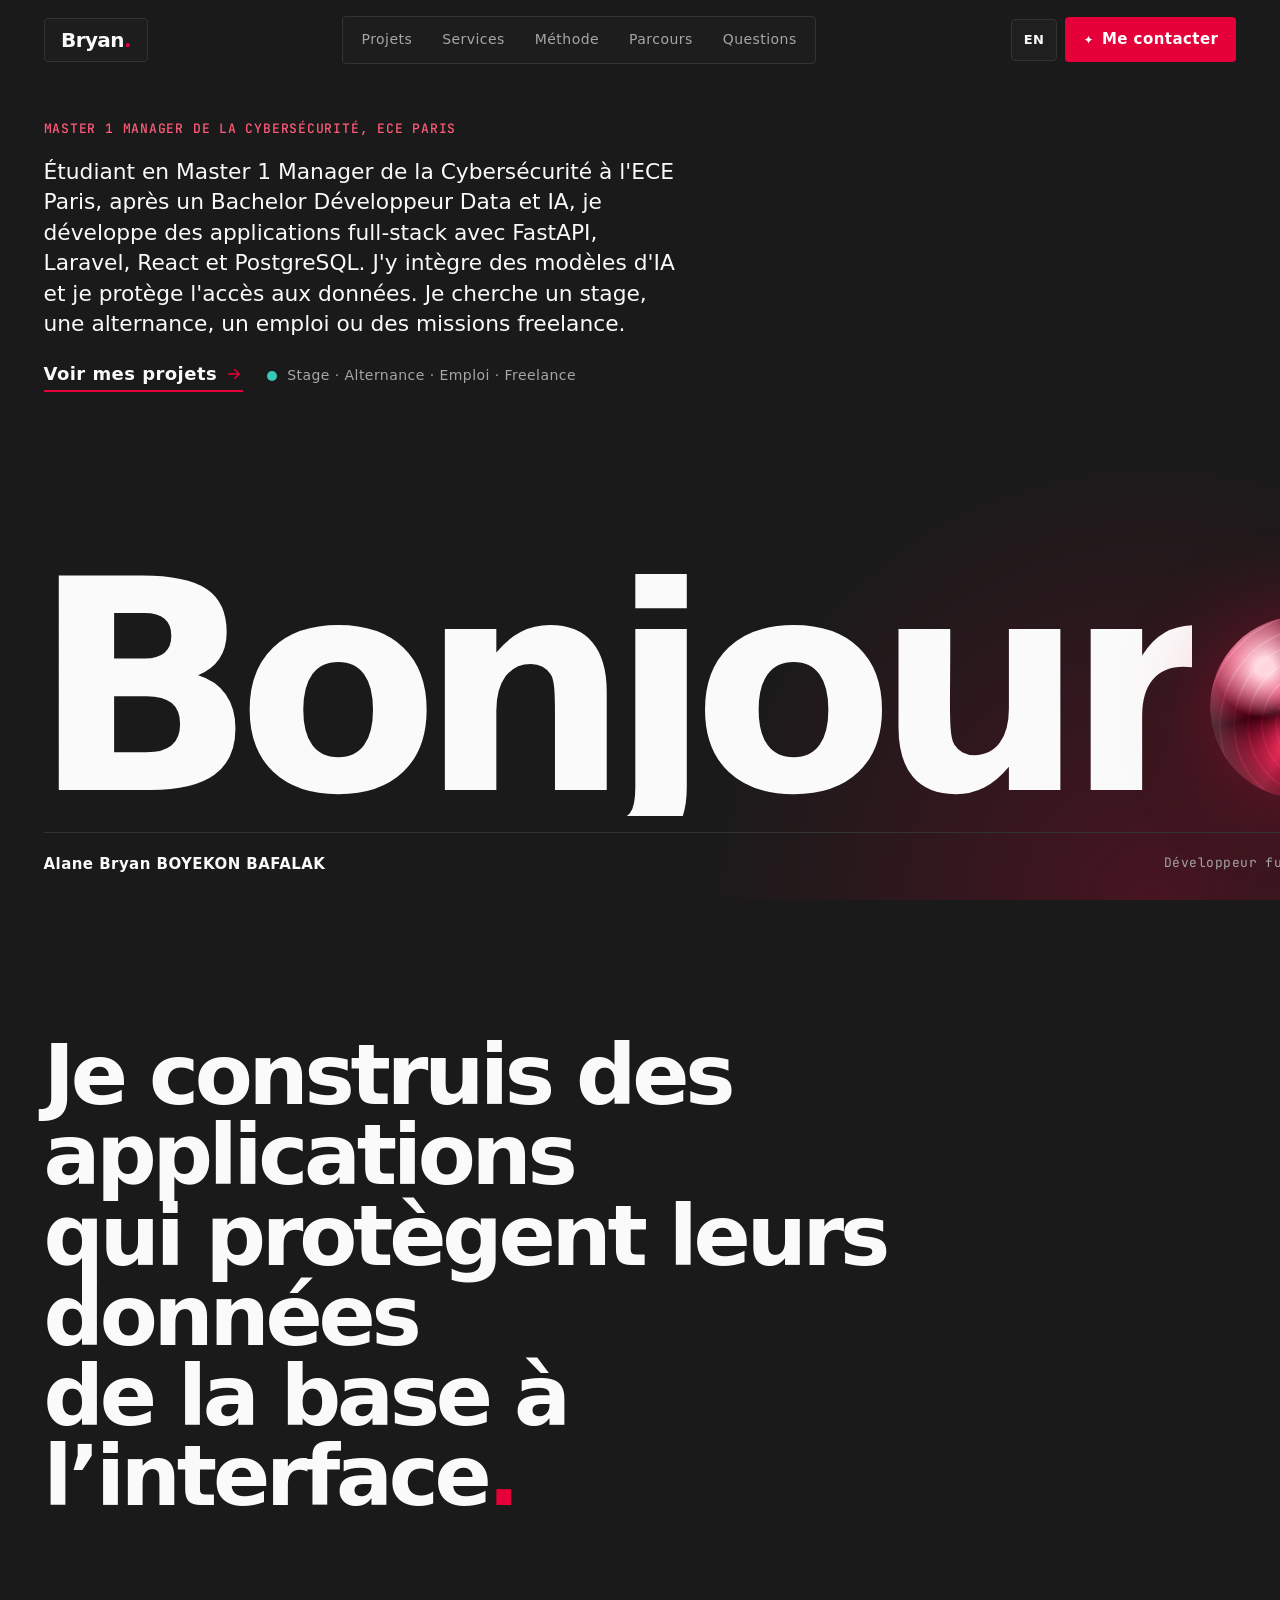
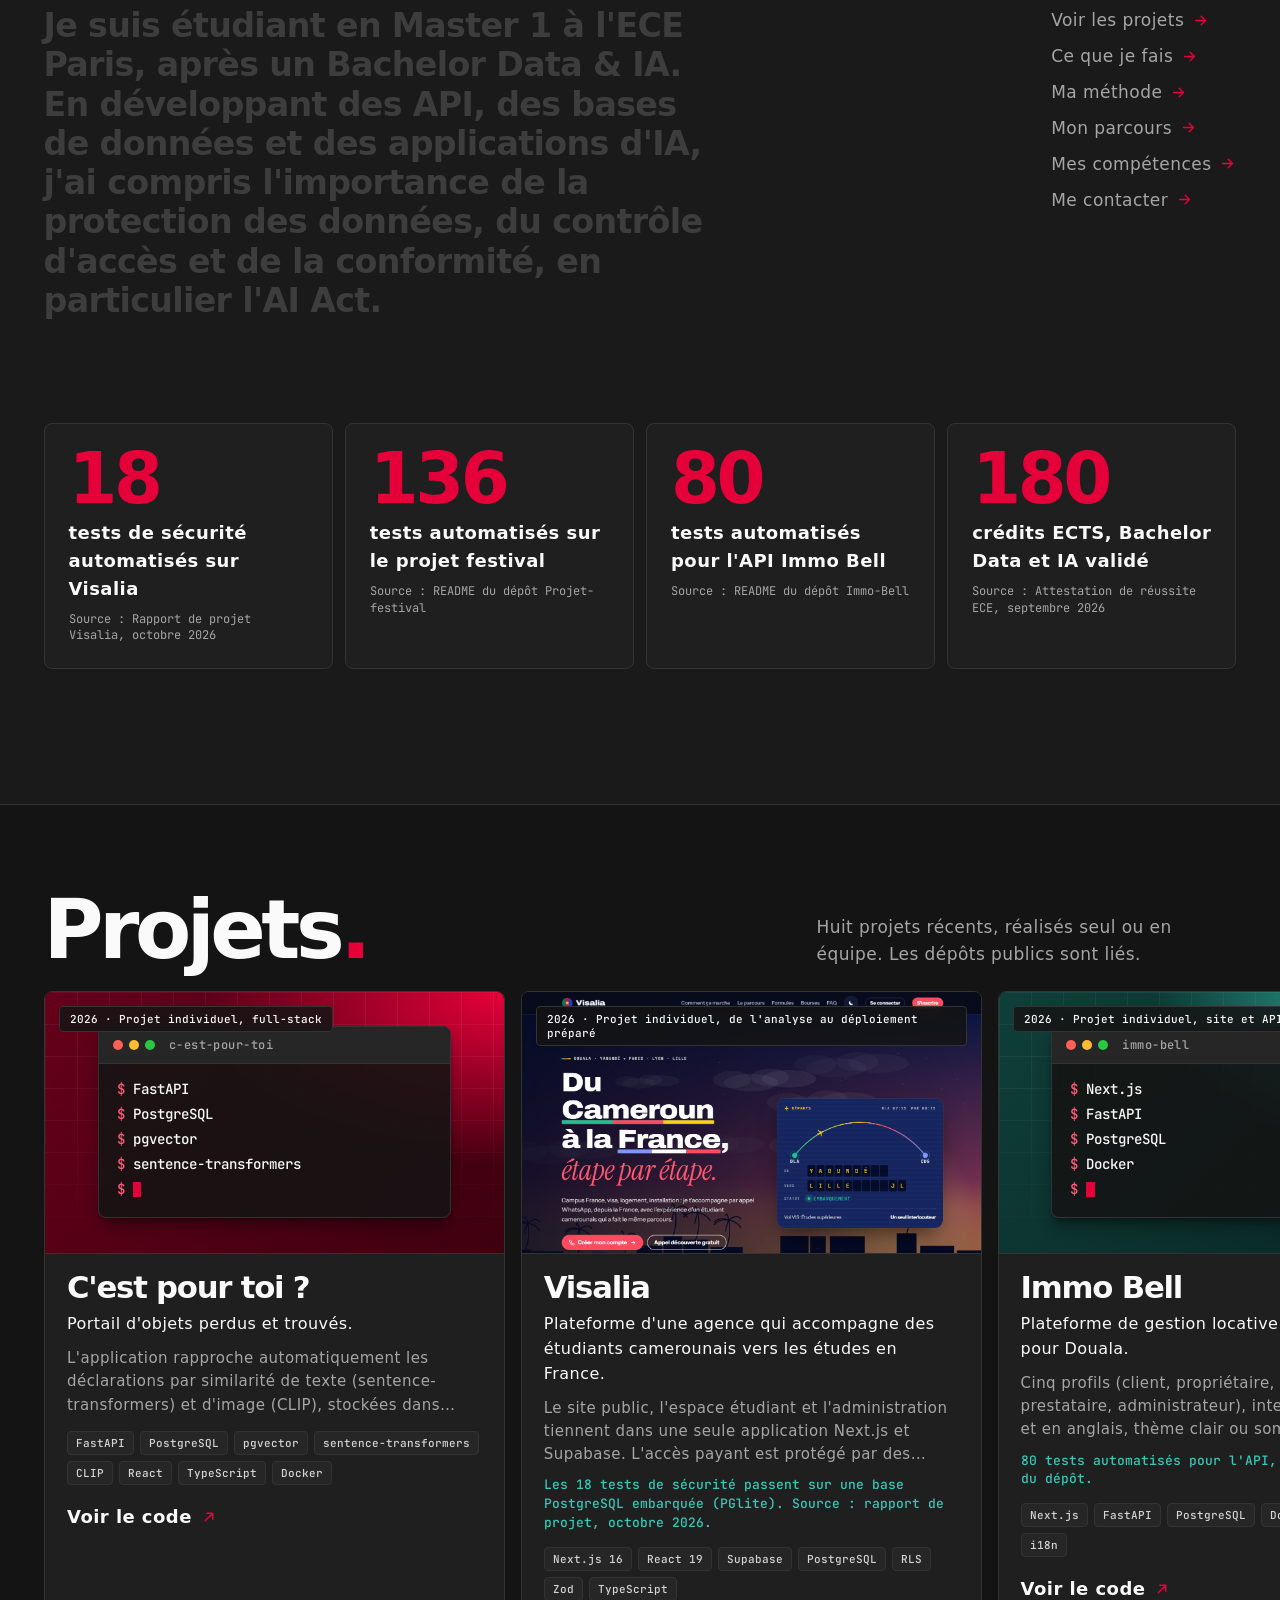
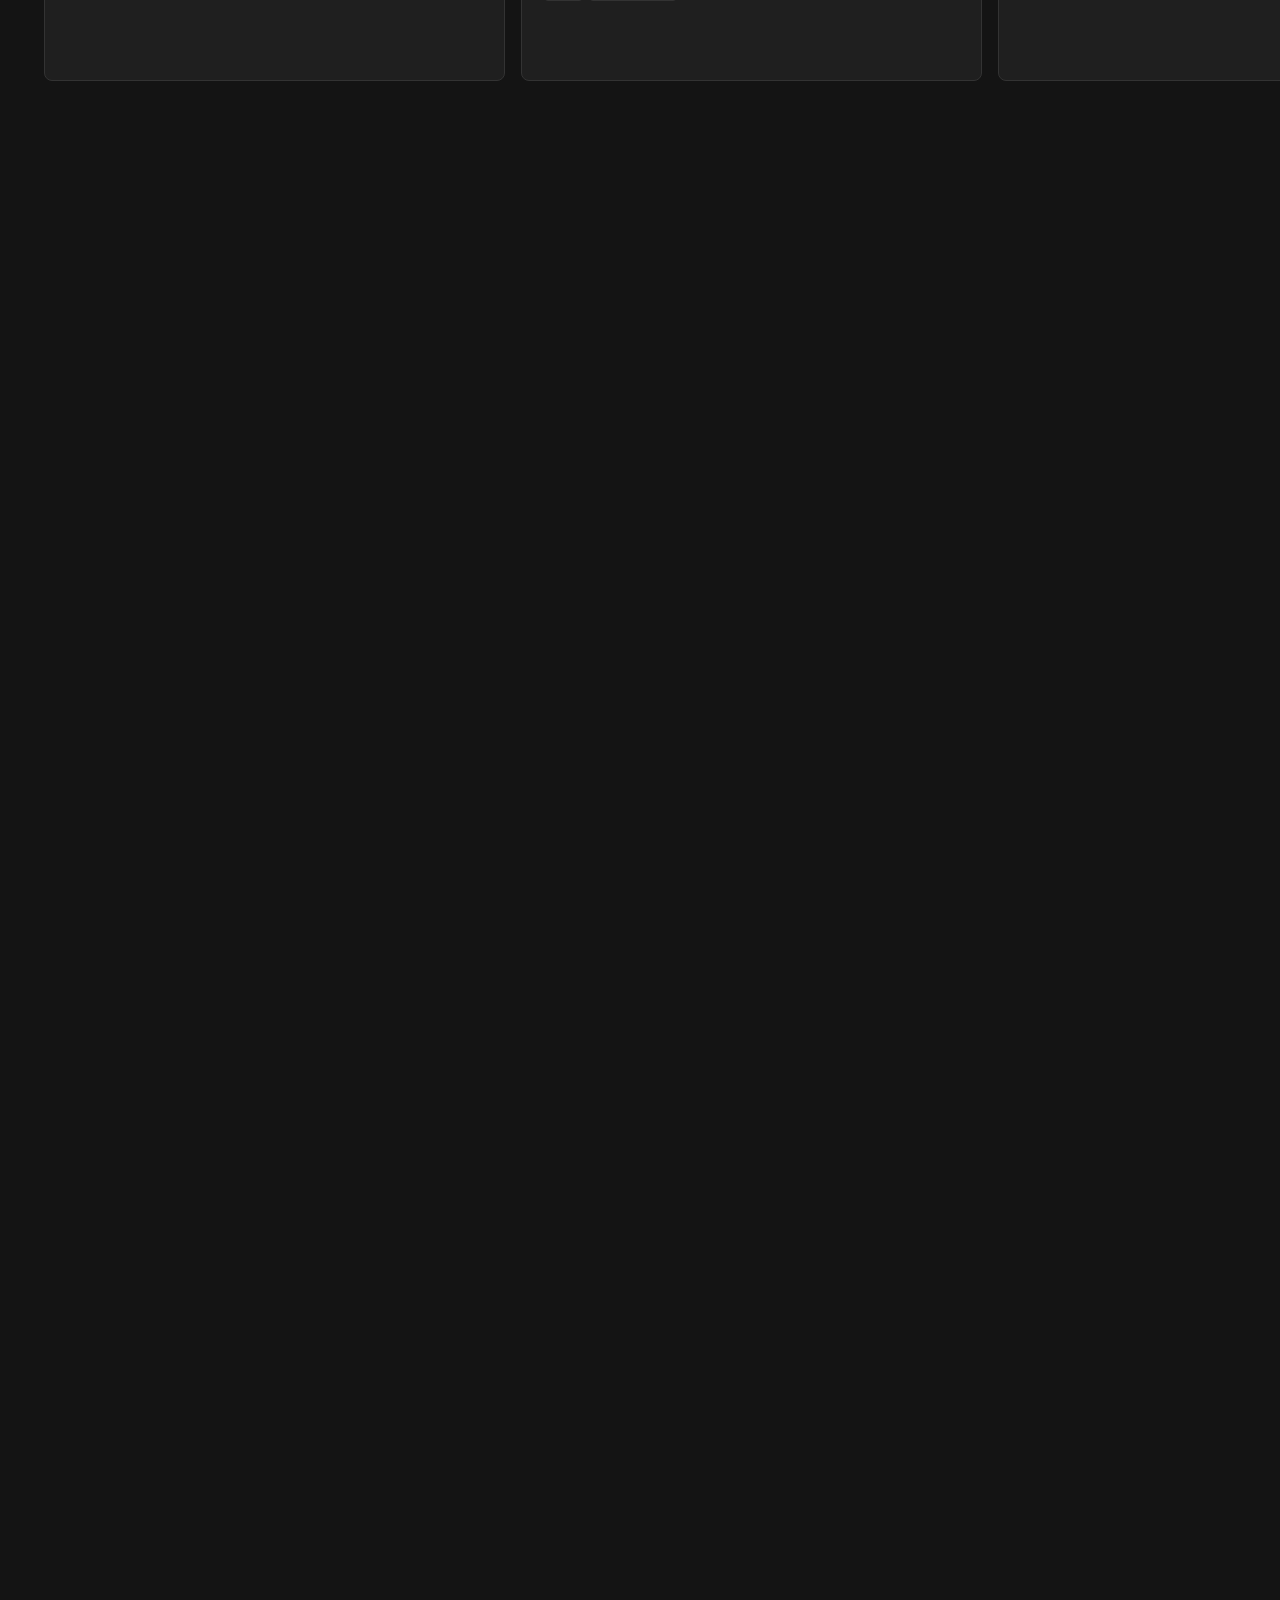
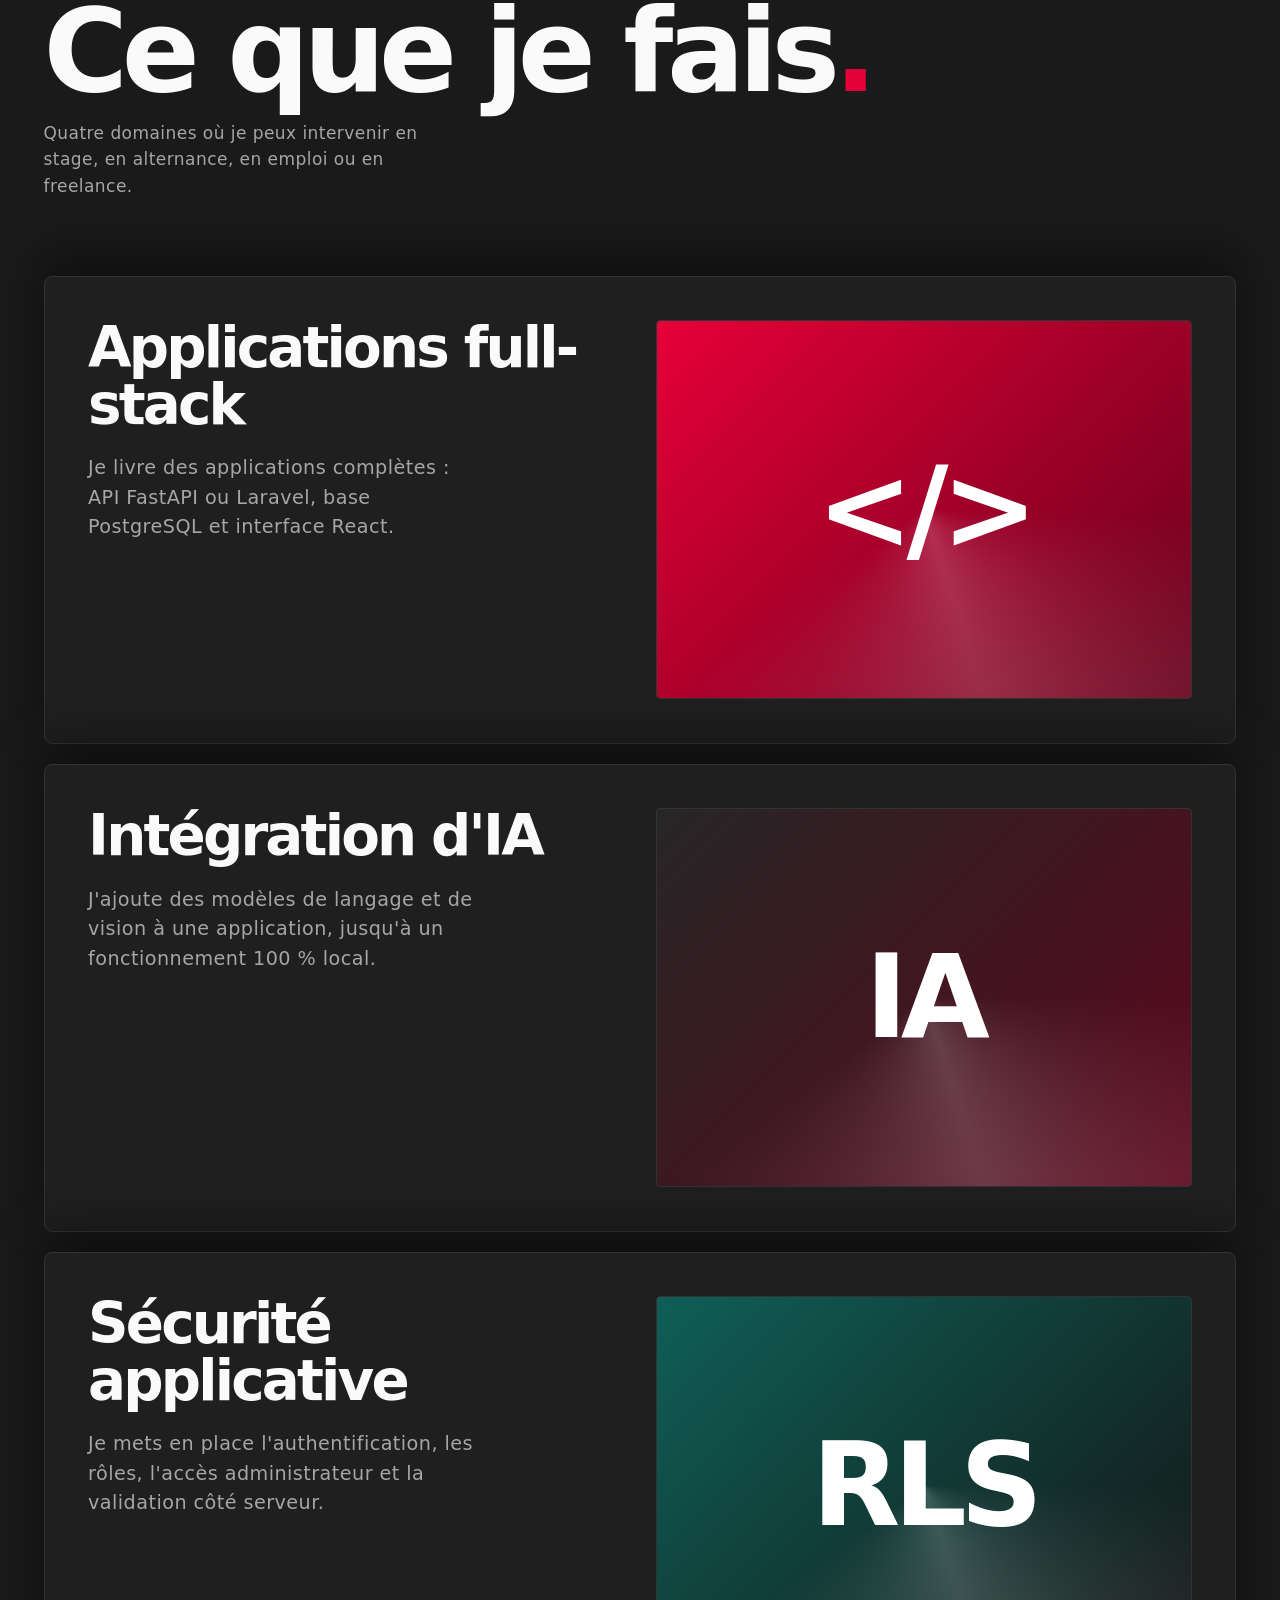
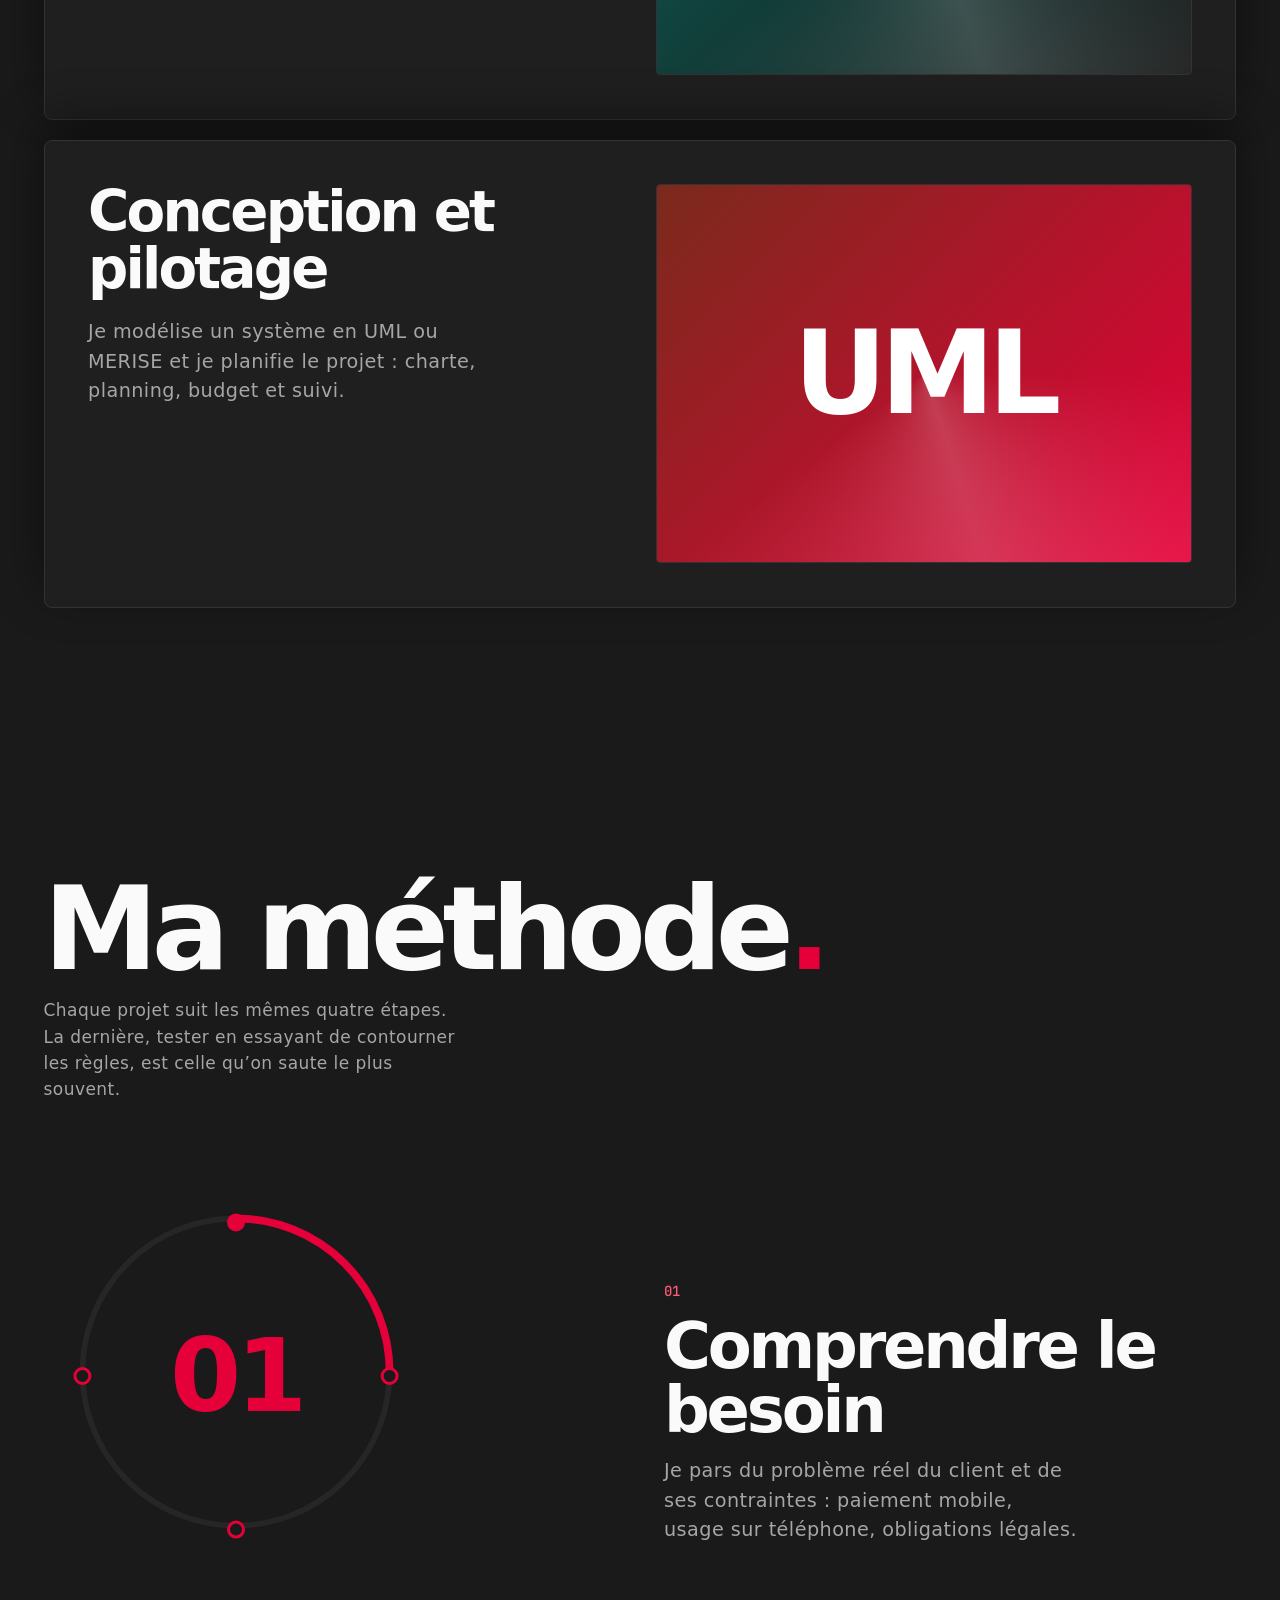
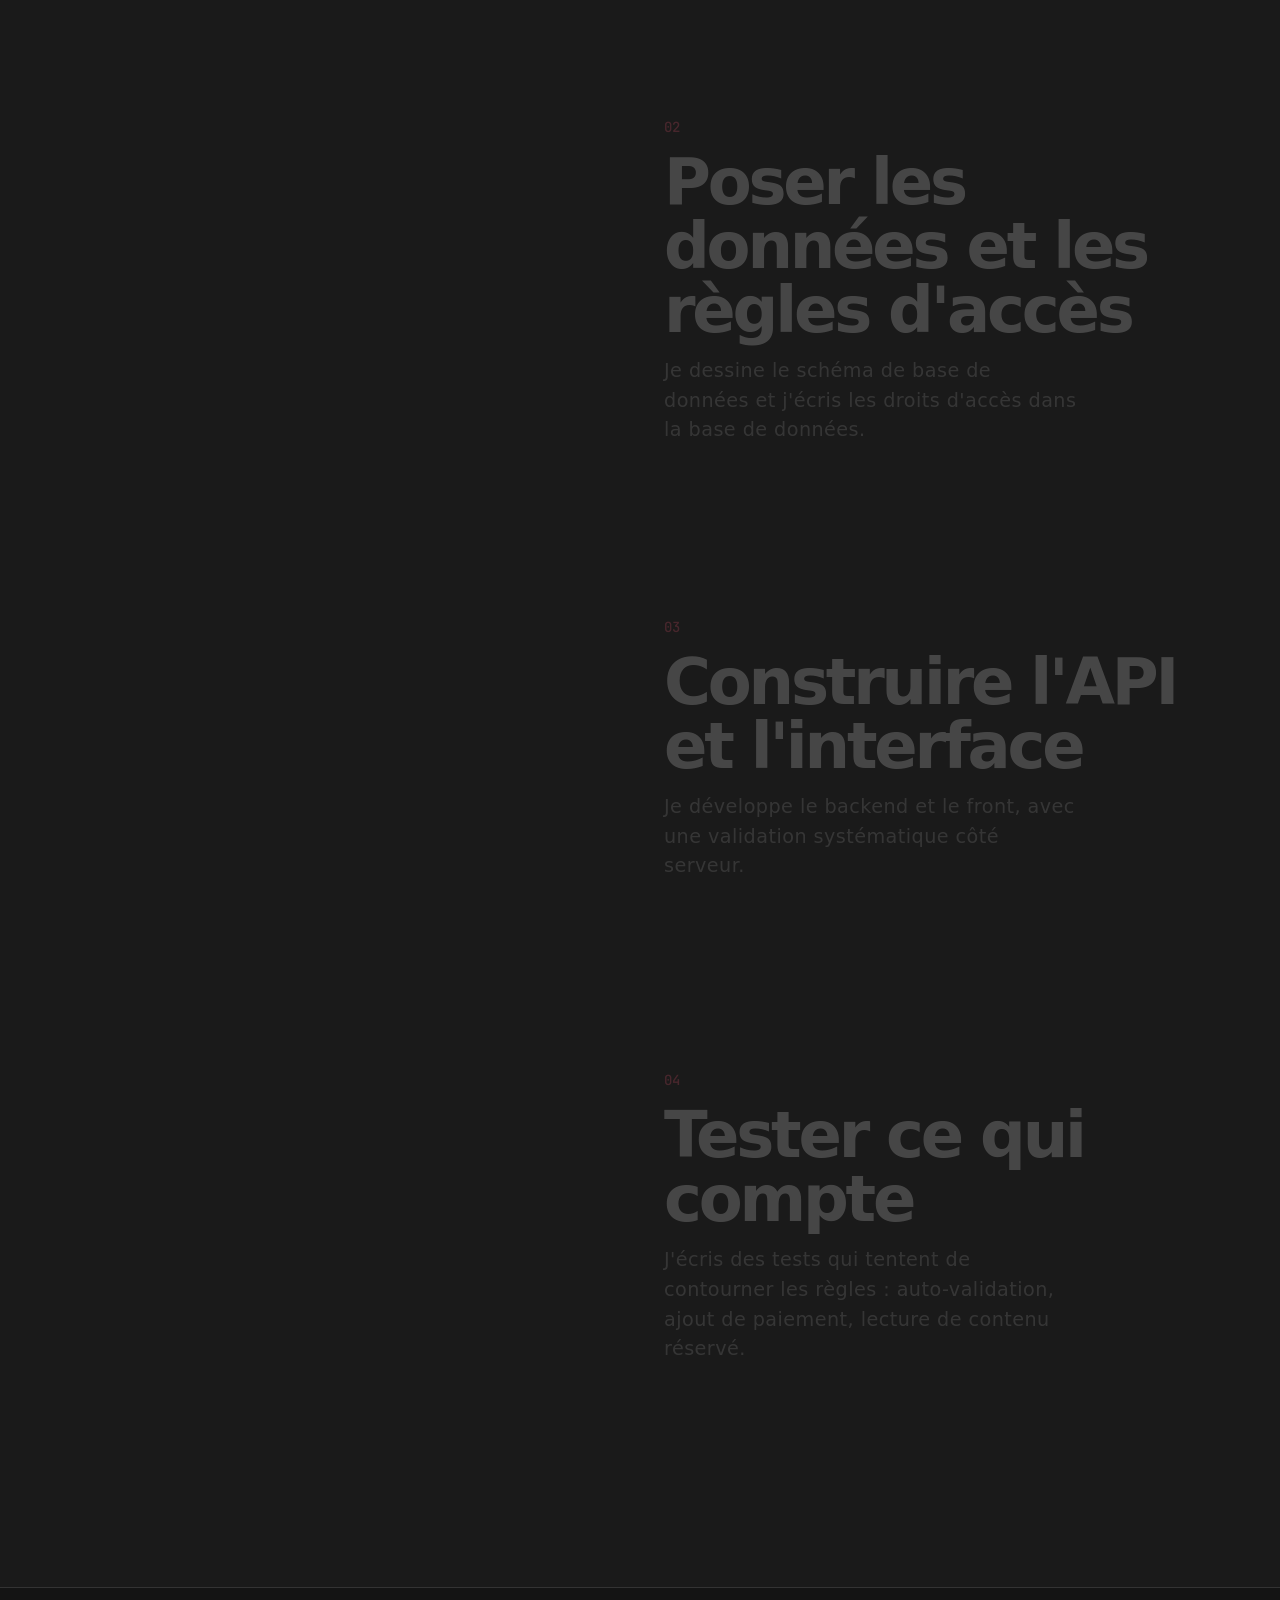
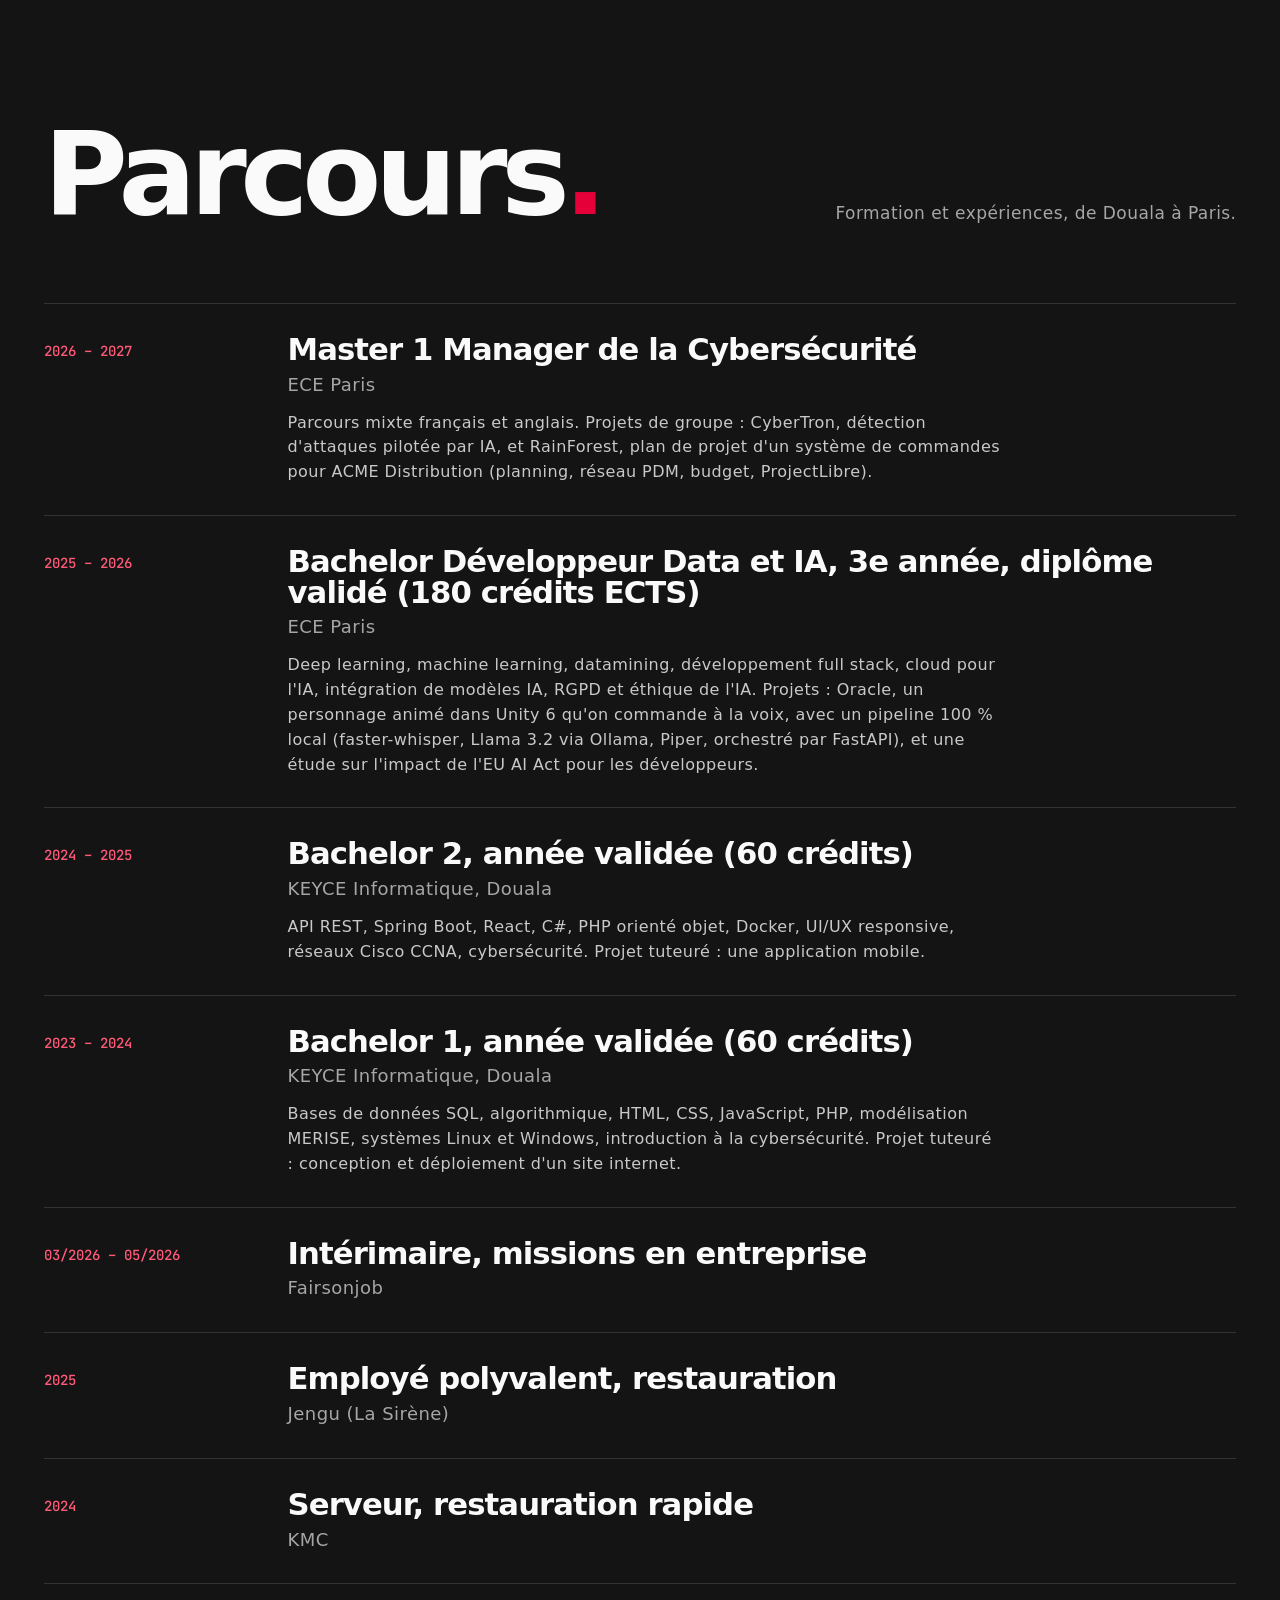
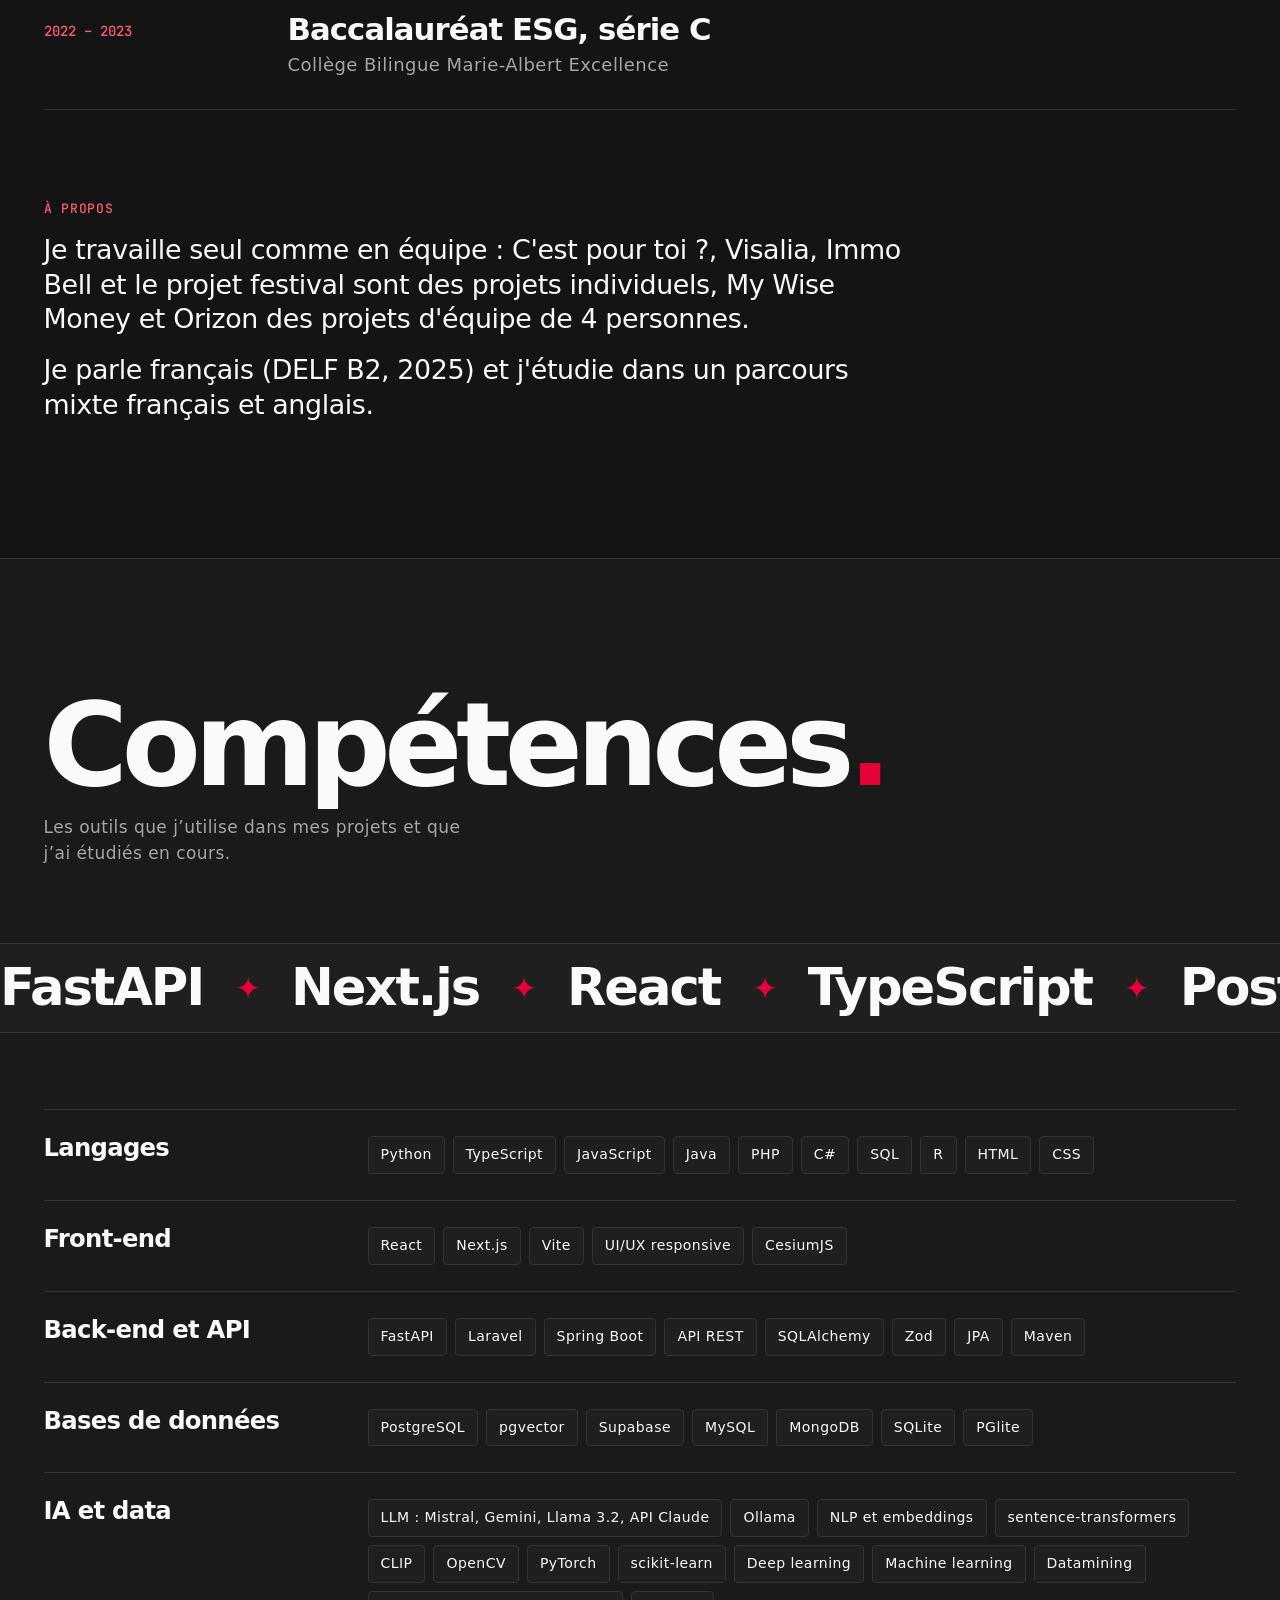
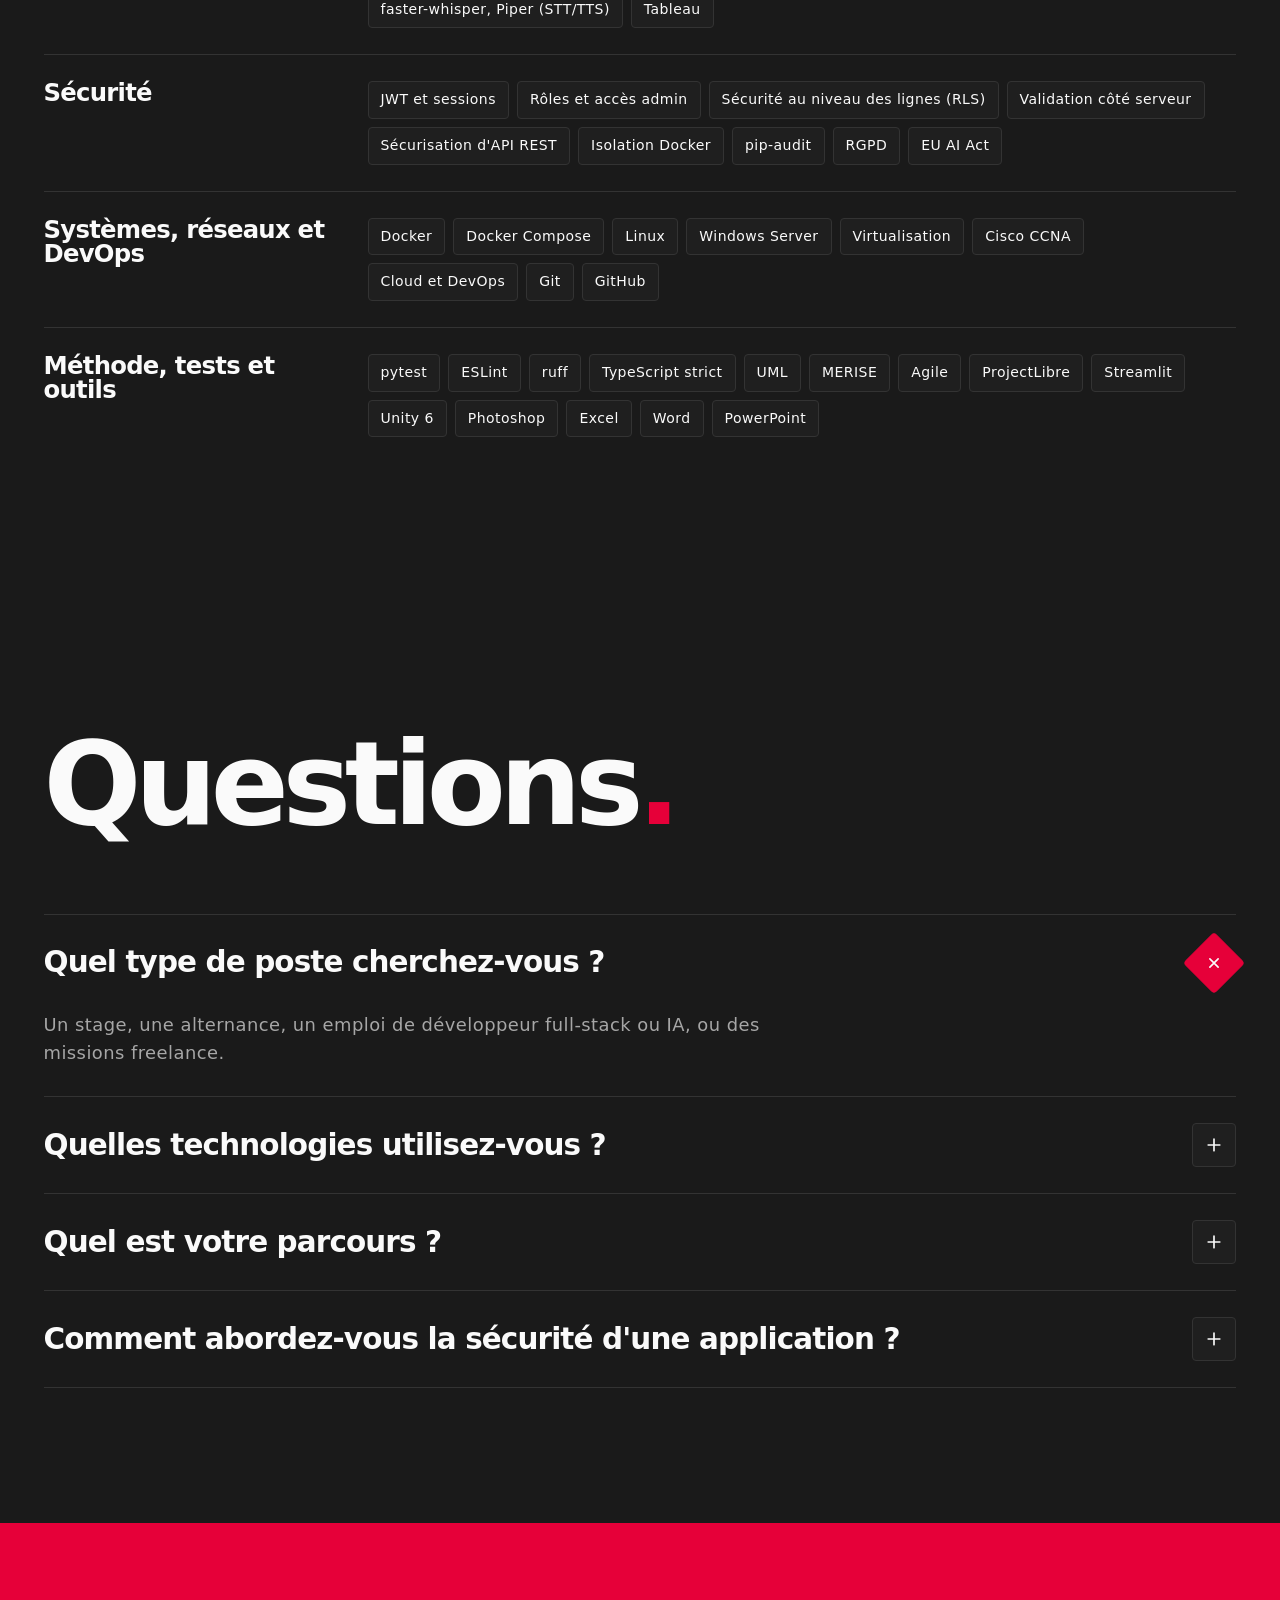
<file: index.html>
<!doctype html>
<html lang="fr">
<head>
<meta charset="utf-8">
<meta name="viewport" content="width=device-width, initial-scale=1">
<title>Alane Bryan BOYEKON BAFALAK | Développeur full-stack &amp; IA</title>
<meta name="description" content="Bryan Boyekon Bafalak, développeur full-stack et IA, Master 1 à l'ECE Paris. FastAPI, React, PostgreSQL, Docker. Stage, alternance, emploi ou freelance.">
<link rel="canonical" href="https://bbaf07.github.io/">
<link rel="alternate" hreflang="fr" href="https://bbaf07.github.io/">
<link rel="alternate" hreflang="en" href="https://bbaf07.github.io/en/">
<link rel="alternate" hreflang="x-default" href="https://bbaf07.github.io/">
<meta property="og:type" content="profile">
<meta property="og:title" content="Alane Bryan BOYEKON BAFALAK | Développeur full-stack &amp; IA">
<meta property="og:description" content="Bryan Boyekon Bafalak, développeur full-stack et IA, Master 1 à l'ECE Paris. FastAPI, React, PostgreSQL, Docker. Stage, alternance, emploi ou freelance.">
<meta property="og:url" content="https://bbaf07.github.io/">
<meta property="og:locale" content="fr_FR">
<meta name="theme-color" content="#1a1a1a">
<link rel="icon" href="data:image/svg+xml,%3Csvg%20xmlns%3D%22http%3A%2F%2Fwww.w3.org%2F2000%2Fsvg%22%20viewBox%3D%220%200%2064%2064%22%3E%3Crect%20width%3D%2264%22%20height%3D%2264%22%20rx%3D%2216%22%20fill%3D%22%231a1a1a%22%2F%3E%3Ccircle%20cx%3D%2246%22%20cy%3D%2218%22%20r%3D%227%22%20fill%3D%22%23e60039%22%2F%3E%3Ctext%20x%3D%2210%22%20y%3D%2248%22%20font-family%3D%22Arial%20Black%2CArial%22%20font-weight%3D%22900%22%20font-size%3D%2234%22%20fill%3D%22%23fff%22%3EB%3C%2Ftext%3E%3C%2Fsvg%3E">
<link rel="preconnect" href="https://api.fontshare.com" crossorigin>
<link rel="preconnect" href="https://fonts.gstatic.com" crossorigin>
<link href="https://api.fontshare.com/v2/css?f[]=general-sans@400,500,600,700&display=swap" rel="stylesheet">
<link href="https://fonts.googleapis.com/css2?family=JetBrains+Mono:wght@400;500&display=swap" rel="stylesheet">
<link rel="stylesheet" href="style.css">
<script type="application/ld+json">{"@context":"https://schema.org","@graph":[{"@type":"Person","@id":"https://bbaf07.github.io/#person","name":"Alane Bryan BOYEKON BAFALAK","givenName":"Alane Bryan","familyName":"Boyekon Bafalak","alternateName":["Bryan Boyekon Bafalak","Bryan Bafalak","bbaf07"],"jobTitle":"Développeur full-stack & IA","description":"Étudiant en Master 1 Manager de la Cybersécurité à l'ECE Paris, après un Bachelor Développeur Data et IA, je développe des applications full-stack avec FastAPI, Laravel, React et PostgreSQL. J'y intègre des modèles d'IA et je protège l'accès aux données. Je cherche un stage, une alternance, un emploi ou des missions freelance.","url":"https://bbaf07.github.io/","email":"mailto:bryan.bafalak13@gmail.com","knowsAbout":["FastAPI","Next.js","React","TypeScript","Laravel","Spring Boot","PostgreSQL","pgvector","Docker","LLM","CLIP","PyTorch","Row-level security","EU AI Act","Cisco CCNA","Application security"],"knowsLanguage":["fr","en"],"alumniOf":[{"@type":"EducationalOrganization","name":"ECE Paris"}],"sameAs":["https://github.com/bbaf07"]},{"@type":"ProfilePage","@id":"https://bbaf07.github.io/#page","url":"https://bbaf07.github.io/","inLanguage":"fr","dateModified":"2026-11-10","mainEntity":{"@id":"https://bbaf07.github.io/#person"}},{"@type":"FAQPage","mainEntity":[{"@type":"Question","name":"Quel type de poste cherchez-vous ?","acceptedAnswer":{"@type":"Answer","text":"Un stage, une alternance, un emploi de développeur full-stack ou IA, ou des missions freelance."}},{"@type":"Question","name":"Quelles technologies utilisez-vous ?","acceptedAnswer":{"@type":"Answer","text":"Python avec FastAPI, PHP avec Laravel, React et TypeScript, PostgreSQL, MongoDB et Docker. Côté IA : modèles de langage, NLP et vision avec CLIP."}},{"@type":"Question","name":"Quel est votre parcours ?","acceptedAnswer":{"@type":"Answer","text":"Deux années de Bachelor à KEYCE Informatique à Douala, puis la 3e année à l'ECE Paris, où j'ai validé le Bachelor Développeur Data et IA. Je suis maintenant en Master 1 Manager de la Cybersécurité à l'ECE Paris."}},{"@type":"Question","name":"Comment abordez-vous la sécurité d'une application ?","acceptedAnswer":{"@type":"Answer","text":"Je place les règles d'accès dans la base de données et je les teste en essayant de les contourner. Sur Visalia, 18 tests vérifient qu'un étudiant ne peut ni se valider seul ni lire du contenu payant."}}]},{"@type":"SoftwareSourceCode","name":"C'est pour toi ?","description":"Portail d'objets perdus et trouvés. L'application rapproche automatiquement les déclarations par similarité de texte (sentence-transformers) et d'image (CLIP), stockées dans PostgreSQL avec pgvector. La restitution passe par un code de remise et une double validation, avec une messagerie privée entre déclarants. Trois services isolés tournent sous Docker Compose.","codeRepository":"https://github.com/bbaf07/C-est_pour_toi-","author":{"@id":"https://bbaf07.github.io/#person"},"programmingLanguage":["FastAPI","PostgreSQL","pgvector","sentence-transformers","CLIP","React","TypeScript","Docker"]},{"@type":"SoftwareSourceCode","name":"Visalia","description":"Plateforme d'une agence qui accompagne des étudiants camerounais vers les études en France. Le site public, l'espace étudiant et l'administration tiennent dans une seule application Next.js et Supabase. L'accès payant est protégé par des règles de sécurité au niveau des lignes écrites en SQL,.","author":{"@id":"https://bbaf07.github.io/#person"},"programmingLanguage":["Next.js 16","React 19","Supabase","PostgreSQL","RLS","Zod","TypeScript"]},{"@type":"SoftwareSourceCode","name":"Immo Bell","description":"Plateforme de gestion locative et de services pour Douala. Cinq profils (client, propriétaire, analyste juridique, prestataire, administrateur), interface en français et en anglais, thème clair ou sombre et mode économie pour les connexions lentes. Un site Next.js fonctionne seul en démonstration, une API FastAPI et PostgreSQL gère les vrais comptes.","codeRepository":"https://github.com/bbaf07/Immo-Bell","author":{"@id":"https://bbaf07.github.io/#person"},"programmingLanguage":["Next.js","FastAPI","PostgreSQL","Docker","pytest","i18n"]},{"@type":"SoftwareSourceCode","name":"Festival du Rire de Deauville","description":"Plateforme d'un festival : programme jour par jour, artistes, « sur scène maintenant » et un espace d'administration pour programmer, déplacer ou annuler un spectacle. Le même code sert une ligne de commande, une API FastAPI et le site. Chaque changement est vérifié contre les règles du festival, et chaque refus affiche le message du serveur.","codeRepository":"https://github.com/bbaf07/Projet-festival","author":{"@id":"https://bbaf07.github.io/#person"},"programmingLanguage":["Python","POO","FastAPI","pytest","CLI"]},{"@type":"SoftwareSourceCode","name":"My Wise Money","description":"Application de budget qui analyse les dépenses et propose des recommandations d'épargne. Elle gère des données financières avec authentification Laravel Breeze, accès administrateur par middleware et un assistant Gemini.","codeRepository":"https://github.com/bbaf07/Budget-AI","author":{"@id":"https://bbaf07.github.io/#person"},"programmingLanguage":["Laravel","React","Gemini"]},{"@type":"SoftwareSourceCode","name":"CyberTron","description":"Logiciel de cybersécurité piloté par un agent IA, pour s'entraîner à la défense en laboratoire. Il détecte la force brute par signatures et les anomalies par apprentissage automatique, choisit un playbook de réponse, explique sa décision et s'améliore avec de nouveaux exemples. Un humain supervise chaque décision. Données simulées uniquement.","author":{"@id":"https://bbaf07.github.io/#person"},"programmingLanguage":["Python","scikit-learn","Ollama","Streamlit","Docker","pytest"]},{"@type":"SoftwareSourceCode","name":"Orizon","description":"Chatbot d'orientation pour l'e-learning, basé sur Mistral AI. J'ai conçu l'API et le modèle de données. Projet de fin d'études.","author":{"@id":"https://bbaf07.github.io/#person"},"programmingLanguage":["FastAPI","Docker","Mistral AI"]},{"@type":"SoftwareSourceCode","name":"Orus Eye","description":"Globe 3D interactif de données géospatiales : séismes récents, événements naturels et limites des plaques tectoniques. Construit avec Vite et CesiumJS à partir de God's Eye View, installable comme application Windows.","author":{"@id":"https://bbaf07.github.io/#person"},"programmingLanguage":["Vite","CesiumJS","JavaScript"]}]}</script>
</head>
<body>

<a class="skip" href="#main">Aller au contenu</a>
<header class="nav" data-nav>
  <a class="brand" href="#top" aria-label="Alane Bryan BOYEKON BAFALAK">Bryan<span class="dot">.</span></a>
  <nav class="nav-links" aria-label="Sections">
    <a href="#projets">Projets</a><a href="#services">Services</a><a href="#methode">Méthode</a><a href="#parcours">Parcours</a><a href="#faq">Questions</a>
  </nav>
  <div class="nav-right">
    <a class="lang" href="en/" hreflang="en" lang="en">EN</a>
    <a class="btn btn-accent nav-cta" href="#contact"><span class="spark" aria-hidden="true">✦</span>Me contacter</a>
    <button class="menu-btn" type="button" aria-expanded="false" aria-controls="menu" data-menu>Menu</button>
  </div>
</header>
<div class="menu" id="menu" hidden data-menu-panel>
  <a href="#projets">Projets</a><a href="#services">Services</a><a href="#methode">Méthode</a><a href="#parcours">Parcours</a><a href="#faq">Questions</a>
  <a href="#contact">Me contacter</a>
</div>
<main id="main">

<section class="hero" id="top">
  <div class="hero-intro reveal">
    <p class="hero-eyebrow">Master 1 Manager de la Cybersécurité, ECE Paris</p>
    <p class="hero-lede">Étudiant en Master 1 Manager de la Cybersécurité à l'ECE Paris, après un Bachelor Développeur Data et IA, je développe des applications full-stack avec FastAPI, Laravel, React et PostgreSQL. J'y intègre des modèles d'IA et je protège l'accès aux données. Je cherche un stage, une alternance, un emploi ou des missions freelance.</p>
    <div class="hero-actions">
      <a class="link-arrow" href="#projets">Voir mes projets <svg viewBox="0 0 24 24" aria-hidden="true"><path d="M5 12h14M13 6l6 6-6 6"/></svg></a>
      <span class="avail"><span class="pulse" aria-hidden="true"></span>Stage · Alternance · Emploi · Freelance</span>
    </div>
  </div>
  <h1 class="hero-word" aria-label="Bonjour, Alane Bryan BOYEKON BAFALAK, Développeur full-stack &amp; IA">
    <span class="hero-letters" aria-hidden="true"><span style="--i:0">B</span><span style="--i:1">o</span><span style="--i:2">n</span><span style="--i:3">j</span><span style="--i:4">o</span><span style="--i:5">u</span><span style="--i:6">r</span></span>
    <span class="orb" aria-hidden="true"><span class="orb-inner"></span></span>
  </h1>
  <p class="hero-sign reveal"><strong>Alane Bryan BOYEKON BAFALAK</strong><span>Développeur full-stack &amp; IA</span></p>
</section>

<section class="statement" id="intro">
  <h2 class="statement-title reveal">Je construis des applications<br>qui protègent leurs données<br>de la base à l’interface<span class="dot">.</span></h2>
  <div class="statement-grid">
    <p class="statement-body" data-words>Je suis étudiant en Master 1 à l'ECE Paris, après un Bachelor Data &amp; IA. En développant des API, des bases de données et des applications d'IA, j'ai compris l'importance de la protection des données, du contrôle d'accès et de la conformité, en particulier l'AI Act.</p>
    <ul class="jump"><li><a href="#projets">Voir les projets <svg viewBox="0 0 24 24" aria-hidden="true"><path d="M5 12h14M13 6l6 6-6 6"/></svg></a></li><li><a href="#services">Ce que je fais <svg viewBox="0 0 24 24" aria-hidden="true"><path d="M5 12h14M13 6l6 6-6 6"/></svg></a></li><li><a href="#methode">Ma méthode <svg viewBox="0 0 24 24" aria-hidden="true"><path d="M5 12h14M13 6l6 6-6 6"/></svg></a></li><li><a href="#parcours">Mon parcours <svg viewBox="0 0 24 24" aria-hidden="true"><path d="M5 12h14M13 6l6 6-6 6"/></svg></a></li><li><a href="#competences">Mes compétences <svg viewBox="0 0 24 24" aria-hidden="true"><path d="M5 12h14M13 6l6 6-6 6"/></svg></a></li><li><a href="#contact">Me contacter <svg viewBox="0 0 24 24" aria-hidden="true"><path d="M5 12h14M13 6l6 6-6 6"/></svg></a></li></ul>
  </div>
  <div class="numbers" aria-label="En chiffres">
    <div class="num reveal"><strong>18</strong><span>tests de sécurité automatisés sur Visalia</span><small>Source : Rapport de projet Visalia, octobre 2026</small></div><div class="num reveal"><strong>136</strong><span>tests automatisés sur le projet festival</span><small>Source : README du dépôt Projet-festival</small></div><div class="num reveal"><strong>80</strong><span>tests automatisés pour l'API Immo Bell</span><small>Source : README du dépôt Immo-Bell</small></div><div class="num reveal"><strong>180</strong><span>crédits ECTS, Bachelor Data et IA validé</span><small>Source : Attestation de réussite ECE, septembre 2026</small></div>
  </div>
</section>

<section class="work dark" id="projets" data-hscroll>
  <div class="work-sticky">
    <div class="section-head">
      <h2 class="big-title">Projets<span class="dot">.</span></h2>
      <p class="section-lede">Huit projets récents, réalisés seul ou en équipe. Les dépôts publics sont liés.</p>
    </div>
    <div class="work-track" data-track>
      
      <article class="work-card" id="p-c-est-pour-toi">
        <div class="work-media"><div class="poster" style="--c1:#66001a;--c2:#e60039" aria-hidden="true"><div class="term"><div class="term-bar"><i></i><i></i><i></i><b>c-est-pour-toi</b></div><code><span style="--k:0"><em>$</em> FastAPI</span><span style="--k:1"><em>$</em> PostgreSQL</span><span style="--k:2"><em>$</em> pgvector</span><span style="--k:3"><em>$</em> sentence-transformers</span><span class="cursor" style="--k:4"><em>$</em> <u></u></span></code></div></div><span class="chip">2026 · Projet individuel, full-stack</span></div>
        <div class="work-body">
          <h3>C'est pour toi ?</h3>
          <p class="work-desc">Portail d'objets perdus et trouvés.</p>
          <p class="work-more-text">L'application rapproche automatiquement les déclarations par similarité de texte (sentence-transformers) et d'image (CLIP), stockées dans PostgreSQL avec pgvector. La restitution passe par un code de remise et une double validation, avec une messagerie privée entre déclarants. Trois services isolés tournent sous Docker Compose.</p>
          
          <ul class="tags"><li>FastAPI</li><li>PostgreSQL</li><li>pgvector</li><li>sentence-transformers</li><li>CLIP</li><li>React</li><li>TypeScript</li><li>Docker</li></ul>
          <a class="work-link" href="https://github.com/bbaf07/C-est_pour_toi-" target="_blank" rel="noopener">Voir le code <svg viewBox="0 0 24 24" aria-hidden="true"><path d="M7 17 17 7M9 7h8v8"/></svg><span class="sr">(nouvel onglet)</span></a>
        </div>
      </article>
      <article class="work-card" id="p-visalia">
        <div class="work-media"><img src="img/visalia-accueil.png" alt="Page d'accueil de Visalia avec un tableau des départs entre Douala et Paris" loading="lazy" decoding="async"><span class="chip">2026 · Projet individuel, de l'analyse au déploiement préparé</span></div>
        <div class="work-body">
          <h3>Visalia</h3>
          <p class="work-desc">Plateforme d'une agence qui accompagne des étudiants camerounais vers les études en France.</p>
          <p class="work-more-text">Le site public, l'espace étudiant et l'administration tiennent dans une seule application Next.js et Supabase. L'accès payant est protégé par des règles de sécurité au niveau des lignes écrites en SQL,.</p>
          <p class="work-outcome">Les 18 tests de sécurité passent sur une base PostgreSQL embarquée (PGlite). Source : rapport de projet, octobre 2026.</p>
          <ul class="tags"><li>Next.js 16</li><li>React 19</li><li>Supabase</li><li>PostgreSQL</li><li>RLS</li><li>Zod</li><li>TypeScript</li></ul>
          
        </div>
      </article>
      <article class="work-card" id="p-immo-bell">
        <div class="work-media"><div class="poster" style="--c1:#0f3f3a;--c2:#35cab8" aria-hidden="true"><div class="term"><div class="term-bar"><i></i><i></i><i></i><b>immo-bell</b></div><code><span style="--k:0"><em>$</em> Next.js</span><span style="--k:1"><em>$</em> FastAPI</span><span style="--k:2"><em>$</em> PostgreSQL</span><span style="--k:3"><em>$</em> Docker</span><span class="cursor" style="--k:4"><em>$</em> <u></u></span></code></div></div><span class="chip">2026 · Projet individuel, site et API</span></div>
        <div class="work-body">
          <h3>Immo Bell</h3>
          <p class="work-desc">Plateforme de gestion locative et de services pour Douala.</p>
          <p class="work-more-text">Cinq profils (client, propriétaire, analyste juridique, prestataire, administrateur), interface en français et en anglais, thème clair ou sombre et mode économie pour les connexions lentes. Un site Next.js fonctionne seul en démonstration, une API FastAPI et PostgreSQL gère les vrais comptes.</p>
          <p class="work-outcome">80 tests automatisés pour l'API, d'après le README du dépôt.</p>
          <ul class="tags"><li>Next.js</li><li>FastAPI</li><li>PostgreSQL</li><li>Docker</li><li>pytest</li><li>i18n</li></ul>
          <a class="work-link" href="https://github.com/bbaf07/Immo-Bell" target="_blank" rel="noopener">Voir le code <svg viewBox="0 0 24 24" aria-hidden="true"><path d="M7 17 17 7M9 7h8v8"/></svg><span class="sr">(nouvel onglet)</span></a>
        </div>
      </article>
      <article class="work-card" id="p-festival-du-rire-de-deauville">
        <div class="work-media"><div class="poster" style="--c1:#3d1a12;--c2:#ed9078" aria-hidden="true"><div class="term"><div class="term-bar"><i></i><i></i><i></i><b>festival-du-rire-de-deauville</b></div><code><span style="--k:0"><em>$</em> Python</span><span style="--k:1"><em>$</em> POO</span><span style="--k:2"><em>$</em> FastAPI</span><span style="--k:3"><em>$</em> pytest</span><span class="cursor" style="--k:4"><em>$</em> <u></u></span></code></div></div><span class="chip">2026 · Projet individuel, cours de Python orienté objet (ECE Paris)</span></div>
        <div class="work-body">
          <h3>Festival du Rire de Deauville</h3>
          <p class="work-desc">Plateforme d'un festival : programme jour par jour, artistes, « sur scène maintenant » et un espace d'administration pour programmer, déplacer ou annuler un spectacle.</p>
          <p class="work-more-text">Le même code sert une ligne de commande, une API FastAPI et le site. Chaque changement est vérifié contre les règles du festival, et chaque refus affiche le message du serveur.</p>
          <p class="work-outcome">136 tests automatisés, d'après le README du dépôt.</p>
          <ul class="tags"><li>Python</li><li>POO</li><li>FastAPI</li><li>pytest</li><li>CLI</li></ul>
          <a class="work-link" href="https://github.com/bbaf07/Projet-festival" target="_blank" rel="noopener">Voir le code <svg viewBox="0 0 24 24" aria-hidden="true"><path d="M7 17 17 7M9 7h8v8"/></svg><span class="sr">(nouvel onglet)</span></a>
        </div>
      </article>
      <article class="work-card" id="p-my-wise-money">
        <div class="work-media"><div class="poster" style="--c1:#1f1f1f;--c2:#e60039" aria-hidden="true"><div class="term"><div class="term-bar"><i></i><i></i><i></i><b>my-wise-money</b></div><code><span style="--k:0"><em>$</em> Laravel</span><span style="--k:1"><em>$</em> React</span><span style="--k:2"><em>$</em> Gemini</span><span class="cursor" style="--k:3"><em>$</em> <u></u></span></code></div></div><span class="chip">2026 · Projet d'équipe (4)</span></div>
        <div class="work-body">
          <h3>My Wise Money</h3>
          <p class="work-desc">Application de budget qui analyse les dépenses et propose des recommandations d'épargne.</p>
          <p class="work-more-text">Elle gère des données financières avec authentification Laravel Breeze, accès administrateur par middleware et un assistant Gemini.</p>
          
          <ul class="tags"><li>Laravel</li><li>React</li><li>Gemini</li></ul>
          <a class="work-link" href="https://github.com/bbaf07/Budget-AI" target="_blank" rel="noopener">Voir le code <svg viewBox="0 0 24 24" aria-hidden="true"><path d="M7 17 17 7M9 7h8v8"/></svg><span class="sr">(nouvel onglet)</span></a>
        </div>
      </article>
      <article class="work-card" id="p-cybertron">
        <div class="work-media"><div class="poster" style="--c1:#3a2f12;--c2:#eed490" aria-hidden="true"><div class="term"><div class="term-bar"><i></i><i></i><i></i><b>cybertron</b></div><code><span style="--k:0"><em>$</em> Python</span><span style="--k:1"><em>$</em> scikit-learn</span><span style="--k:2"><em>$</em> Ollama</span><span style="--k:3"><em>$</em> Streamlit</span><span class="cursor" style="--k:4"><em>$</em> <u></u></span></code></div></div><span class="chip">2026 · Projet de groupe, ECE Paris</span></div>
        <div class="work-body">
          <h3>CyberTron</h3>
          <p class="work-desc">Logiciel de cybersécurité piloté par un agent IA, pour s'entraîner à la défense en laboratoire.</p>
          <p class="work-more-text">Il détecte la force brute par signatures et les anomalies par apprentissage automatique, choisit un playbook de réponse, explique sa décision et s'améliore avec de nouveaux exemples. Un humain supervise chaque décision. Données simulées uniquement.</p>
          
          <ul class="tags"><li>Python</li><li>scikit-learn</li><li>Ollama</li><li>Streamlit</li><li>Docker</li><li>pytest</li></ul>
          
        </div>
      </article>
      <article class="work-card" id="p-orizon">
        <div class="work-media"><div class="poster" style="--c1:#262626;--c2:#35cab8" aria-hidden="true"><div class="term"><div class="term-bar"><i></i><i></i><i></i><b>orizon</b></div><code><span style="--k:0"><em>$</em> FastAPI</span><span style="--k:1"><em>$</em> Docker</span><span style="--k:2"><em>$</em> Mistral AI</span><span class="cursor" style="--k:3"><em>$</em> <u></u></span></code></div></div><span class="chip">2026 · Backend et base de données, équipe de 4</span></div>
        <div class="work-body">
          <h3>Orizon</h3>
          <p class="work-desc">Chatbot d'orientation pour l'e-learning, basé sur Mistral AI.</p>
          <p class="work-more-text">J'ai conçu l'API et le modèle de données. Projet de fin d'études.</p>
          
          <ul class="tags"><li>FastAPI</li><li>Docker</li><li>Mistral AI</li></ul>
          
        </div>
      </article>
      <article class="work-card" id="p-orus-eye">
        <div class="work-media"><img src="img/orus-eye.jpg" alt="Globe 3D d'Orus Eye avec les séismes, les événements naturels et les limites des plaques tectoniques" loading="lazy" decoding="async"><span class="chip">2026 · Dérivé d'un projet open source (MIT)</span></div>
        <div class="work-body">
          <h3>Orus Eye</h3>
          <p class="work-desc">Globe 3D interactif de données géospatiales : séismes récents, événements naturels et limites des plaques tectoniques.</p>
          <p class="work-more-text">Construit avec Vite et CesiumJS à partir de God's Eye View, installable comme application Windows.</p>
          
          <ul class="tags"><li>Vite</li><li>CesiumJS</li><li>JavaScript</li></ul>
          
        </div>
      </article>
      <a class="work-more" href="https://github.com/bbaf07" target="_blank" rel="noopener"><span>Tous mes dépôts sur GitHub</span><svg viewBox="0 0 24 24" aria-hidden="true"><path d="M7 17 17 7M9 7h8v8"/></svg><span class="sr">(nouvel onglet)</span></a>
    </div>
  </div>
</section>

<section class="services" id="services">
  <div class="section-head">
    <h2 class="big-title">Ce que je fais<span class="dot">.</span></h2>
    <p class="section-lede">Quatre domaines où je peux intervenir en stage, en alternance, en emploi ou en freelance.</p>
  </div>
  <div class="stack">
    
    <article class="stack-card" style="--n:0">
      <div class="stack-text">
        <h3>Applications full-stack</h3>
        <p>Je livre des applications complètes : API FastAPI ou Laravel, base PostgreSQL et interface React.</p>
      </div>
      <div class="stack-visual v0" aria-hidden="true"><span>&lt;/&gt;</span></div>
    </article>
    <article class="stack-card" style="--n:1">
      <div class="stack-text">
        <h3>Intégration d'IA</h3>
        <p>J'ajoute des modèles de langage et de vision à une application, jusqu'à un fonctionnement 100 % local.</p>
      </div>
      <div class="stack-visual v1" aria-hidden="true"><span>IA</span></div>
    </article>
    <article class="stack-card" style="--n:2">
      <div class="stack-text">
        <h3>Sécurité applicative</h3>
        <p>Je mets en place l'authentification, les rôles, l'accès administrateur et la validation côté serveur.</p>
      </div>
      <div class="stack-visual v2" aria-hidden="true"><span>RLS</span></div>
    </article>
    <article class="stack-card" style="--n:3">
      <div class="stack-text">
        <h3>Conception et pilotage</h3>
        <p>Je modélise un système en UML ou MERISE et je planifie le projet : charte, planning, budget et suivi.</p>
      </div>
      <div class="stack-visual v3" aria-hidden="true"><span>UML</span></div>
    </article>
  </div>
</section>

<section class="method" id="methode">
  <div class="section-head">
    <h2 class="big-title">Ma méthode<span class="dot">.</span></h2>
    <p class="section-lede">Chaque projet suit les mêmes quatre étapes. La dernière, tester en essayant de contourner les règles, est celle qu’on saute le plus souvent.</p>
  </div>
  <div class="method-grid">
    <div class="ring-wrap" aria-hidden="true">
      <svg class="ring" viewBox="0 0 200 200"><circle cx="100" cy="100" r="80"/><circle class="ring-progress" cx="100" cy="100" r="80" pathLength="100"/></svg>
      <span class="ring-dot" style="--a:0deg" data-dot="0"></span><span class="ring-dot" style="--a:90deg" data-dot="1"></span><span class="ring-dot" style="--a:180deg" data-dot="2"></span><span class="ring-dot" style="--a:270deg" data-dot="3"></span>
      <span class="ring-count" data-count>01</span>
    </div>
    <ol class="steps">
      <li class="step" data-step="0"><span class="step-n">01</span><h3>Comprendre le besoin</h3><p>Je pars du problème réel du client et de ses contraintes : paiement mobile, usage sur téléphone, obligations légales.</p></li><li class="step" data-step="1"><span class="step-n">02</span><h3>Poser les données et les règles d'accès</h3><p>Je dessine le schéma de base de données et j'écris les droits d'accès dans la base de données.</p></li><li class="step" data-step="2"><span class="step-n">03</span><h3>Construire l'API et l'interface</h3><p>Je développe le backend et le front, avec une validation systématique côté serveur.</p></li><li class="step" data-step="3"><span class="step-n">04</span><h3>Tester ce qui compte</h3><p>J'écris des tests qui tentent de contourner les règles : auto-validation, ajout de paiement, lecture de contenu réservé.</p></li>
    </ol>
  </div>
</section>

<section class="path dark" id="parcours">
  <div class="section-head">
    <h2 class="big-title">Parcours<span class="dot">.</span></h2>
    <p class="section-lede">Formation et expériences, de Douala à Paris.</p>
  </div>
  <ol class="timeline">
    
    <li class="tl reveal">
      <p class="tl-when">2026 – 2027</p>
      <div>
        <h3>Master 1 Manager de la Cybersécurité</h3>
        <p class="tl-org">ECE Paris</p>
        <p class="tl-sum">Parcours mixte français et anglais. Projets de groupe : CyberTron, détection d'attaques pilotée par IA, et RainForest, plan de projet d'un système de commandes pour ACME Distribution (planning, réseau PDM, budget, ProjectLibre).</p>
      </div>
    </li>
    <li class="tl reveal">
      <p class="tl-when">2025 – 2026</p>
      <div>
        <h3>Bachelor Développeur Data et IA, 3e année, diplôme validé (180 crédits ECTS)</h3>
        <p class="tl-org">ECE Paris</p>
        <p class="tl-sum">Deep learning, machine learning, datamining, développement full stack, cloud pour l'IA, intégration de modèles IA, RGPD et éthique de l'IA. Projets : Oracle, un personnage animé dans Unity 6 qu'on commande à la voix, avec un pipeline 100 % local (faster-whisper, Llama 3.2 via Ollama, Piper, orchestré par FastAPI), et une étude sur l'impact de l'EU AI Act pour les développeurs.</p>
      </div>
    </li>
    <li class="tl reveal">
      <p class="tl-when">2024 – 2025</p>
      <div>
        <h3>Bachelor 2, année validée (60 crédits)</h3>
        <p class="tl-org">KEYCE Informatique, Douala</p>
        <p class="tl-sum">API REST, Spring Boot, React, C#, PHP orienté objet, Docker, UI/UX responsive, réseaux Cisco CCNA, cybersécurité. Projet tuteuré : une application mobile.</p>
      </div>
    </li>
    <li class="tl reveal">
      <p class="tl-when">2023 – 2024</p>
      <div>
        <h3>Bachelor 1, année validée (60 crédits)</h3>
        <p class="tl-org">KEYCE Informatique, Douala</p>
        <p class="tl-sum">Bases de données SQL, algorithmique, HTML, CSS, JavaScript, PHP, modélisation MERISE, systèmes Linux et Windows, introduction à la cybersécurité. Projet tuteuré : conception et déploiement d'un site internet.</p>
      </div>
    </li>
    <li class="tl reveal">
      <p class="tl-when">03/2026 – 05/2026</p>
      <div>
        <h3>Intérimaire, missions en entreprise</h3>
        <p class="tl-org">Fairsonjob</p>
        
      </div>
    </li>
    <li class="tl reveal">
      <p class="tl-when">2025</p>
      <div>
        <h3>Employé polyvalent, restauration</h3>
        <p class="tl-org">Jengu (La Sirène)</p>
        
      </div>
    </li>
    <li class="tl reveal">
      <p class="tl-when">2024</p>
      <div>
        <h3>Serveur, restauration rapide</h3>
        <p class="tl-org">KMC</p>
        
      </div>
    </li>
    <li class="tl reveal">
      <p class="tl-when">2022 – 2023</p>
      <div>
        <h3>Baccalauréat ESG, série C</h3>
        <p class="tl-org">Collège Bilingue Marie-Albert Excellence</p>
        
      </div>
    </li>
  </ol>
  <div class="about reveal">
    <h3>À propos</h3>
    <p>Je travaille seul comme en équipe : C'est pour toi ?, Visalia, Immo Bell et le projet festival sont des projets individuels, My Wise Money et Orizon des projets d'équipe de 4 personnes.</p><p>Je parle français (DELF B2, 2025) et j'étudie dans un parcours mixte français et anglais.</p>
  </div>
</section>

<section class="skills" id="competences">
  <div class="section-head">
    <h2 class="big-title">Compétences<span class="dot">.</span></h2>
    <p class="section-lede">Les outils que j’utilise dans mes projets et que j’ai étudiés en cours.</p>
  </div>
  <div class="marquee" aria-hidden="true"><div class="marquee-track"><span>FastAPI</span><i>✦</i><span>Next.js</span><i>✦</i><span>React</span><i>✦</i><span>TypeScript</span><i>✦</i><span>PostgreSQL</span><i>✦</i><span>Docker</span><i>✦</i><span>Python</span><i>✦</i><span>LLM</span><i>✦</i><span>Sécurité RLS</span><i>✦</i><span>FastAPI</span><i>✦</i><span>Next.js</span><i>✦</i><span>React</span><i>✦</i><span>TypeScript</span><i>✦</i><span>PostgreSQL</span><i>✦</i><span>Docker</span><i>✦</i><span>Python</span><i>✦</i><span>LLM</span><i>✦</i><span>Sécurité RLS</span><i>✦</i></div></div>
  <div class="skill-rows">
    
    <div class="skill-row reveal">
      <h3>Langages</h3>
      <ul><li>Python</li><li>TypeScript</li><li>JavaScript</li><li>Java</li><li>PHP</li><li>C#</li><li>SQL</li><li>R</li><li>HTML</li><li>CSS</li></ul>
    </div>
    <div class="skill-row reveal">
      <h3>Front-end</h3>
      <ul><li>React</li><li>Next.js</li><li>Vite</li><li>UI/UX responsive</li><li>CesiumJS</li></ul>
    </div>
    <div class="skill-row reveal">
      <h3>Back-end et API</h3>
      <ul><li>FastAPI</li><li>Laravel</li><li>Spring Boot</li><li>API REST</li><li>SQLAlchemy</li><li>Zod</li><li>JPA</li><li>Maven</li></ul>
    </div>
    <div class="skill-row reveal">
      <h3>Bases de données</h3>
      <ul><li>PostgreSQL</li><li>pgvector</li><li>Supabase</li><li>MySQL</li><li>MongoDB</li><li>SQLite</li><li>PGlite</li></ul>
    </div>
    <div class="skill-row reveal">
      <h3>IA et data</h3>
      <ul><li>LLM : Mistral, Gemini, Llama 3.2, API Claude</li><li>Ollama</li><li>NLP et embeddings</li><li>sentence-transformers</li><li>CLIP</li><li>OpenCV</li><li>PyTorch</li><li>scikit-learn</li><li>Deep learning</li><li>Machine learning</li><li>Datamining</li><li>faster-whisper, Piper (STT/TTS)</li><li>Tableau</li></ul>
    </div>
    <div class="skill-row reveal">
      <h3>Sécurité</h3>
      <ul><li>JWT et sessions</li><li>Rôles et accès admin</li><li>Sécurité au niveau des lignes (RLS)</li><li>Validation côté serveur</li><li>Sécurisation d'API REST</li><li>Isolation Docker</li><li>pip-audit</li><li>RGPD</li><li>EU AI Act</li></ul>
    </div>
    <div class="skill-row reveal">
      <h3>Systèmes, réseaux et DevOps</h3>
      <ul><li>Docker</li><li>Docker Compose</li><li>Linux</li><li>Windows Server</li><li>Virtualisation</li><li>Cisco CCNA</li><li>Cloud et DevOps</li><li>Git</li><li>GitHub</li></ul>
    </div>
    <div class="skill-row reveal">
      <h3>Méthode, tests et outils</h3>
      <ul><li>pytest</li><li>ESLint</li><li>ruff</li><li>TypeScript strict</li><li>UML</li><li>MERISE</li><li>Agile</li><li>ProjectLibre</li><li>Streamlit</li><li>Unity 6</li><li>Photoshop</li><li>Excel</li><li>Word</li><li>PowerPoint</li></ul>
    </div>
  </div>
</section>

<section class="faq" id="faq">
  <div class="section-head">
    <h2 class="big-title">Questions<span class="dot">.</span></h2>
  </div>
  <div class="faq-list">
    
    <details class="qa reveal" open>
      <summary><span>Quel type de poste cherchez-vous ?</span><span class="qa-icon"><svg viewBox="0 0 24 24" aria-hidden="true"><path d="M12 5v14M5 12h14"/></svg></span></summary>
      <p>Un stage, une alternance, un emploi de développeur full-stack ou IA, ou des missions freelance.</p>
    </details>
    <details class="qa reveal">
      <summary><span>Quelles technologies utilisez-vous ?</span><span class="qa-icon"><svg viewBox="0 0 24 24" aria-hidden="true"><path d="M12 5v14M5 12h14"/></svg></span></summary>
      <p>Python avec FastAPI, PHP avec Laravel, React et TypeScript, PostgreSQL, MongoDB et Docker. Côté IA : modèles de langage, NLP et vision avec CLIP.</p>
    </details>
    <details class="qa reveal">
      <summary><span>Quel est votre parcours ?</span><span class="qa-icon"><svg viewBox="0 0 24 24" aria-hidden="true"><path d="M12 5v14M5 12h14"/></svg></span></summary>
      <p>Deux années de Bachelor à KEYCE Informatique à Douala, puis la 3e année à l'ECE Paris, où j'ai validé le Bachelor Développeur Data et IA. Je suis maintenant en Master 1 Manager de la Cybersécurité à l'ECE Paris.</p>
    </details>
    <details class="qa reveal">
      <summary><span>Comment abordez-vous la sécurité d'une application ?</span><span class="qa-icon"><svg viewBox="0 0 24 24" aria-hidden="true"><path d="M12 5v14M5 12h14"/></svg></span></summary>
      <p>Je place les règles d'accès dans la base de données et je les teste en essayant de les contourner. Sur Visalia, 18 tests vérifient qu'un étudiant ne peut ni se valider seul ni lire du contenu payant.</p>
    </details>
  </div>
</section>

<section class="contact" id="contact">
  <h2 class="contact-title">Parlons<span class="dot dot-dark">.</span></h2>
  <div class="contact-grid">
    <div>
      <p class="contact-lede">Dites-moi ce que vous cherchez : stage, alternance, emploi ou mission freelance. Je réponds par e-mail ou sur WhatsApp.</p>
      <a class="contact-mail" href="mailto:bryan.bafalak13@gmail.com">bryan.bafalak13@gmail.com</a>
    </div>
    <div class="contact-card">
      <a class="contact-row" href="mailto:bryan.bafalak13@gmail.com"><span>E-mail</span><strong>bryan.bafalak13@gmail.com</strong><svg viewBox="0 0 24 24" aria-hidden="true"><path d="M5 12h14M13 6l6 6-6 6"/></svg></a>
      <a class="contact-row" href="https://wa.me/33766288834" target="_blank" rel="noopener"><span>WhatsApp</span><strong>+33 7 66 28 88 34</strong><svg viewBox="0 0 24 24" aria-hidden="true"><path d="M7 17 17 7M9 7h8v8"/></svg><span class="sr">(nouvel onglet)</span></a>
      <a class="contact-row" href="https://github.com/bbaf07" target="_blank" rel="noopener"><span>GitHub</span><strong>@bbaf07</strong><svg viewBox="0 0 24 24" aria-hidden="true"><path d="M7 17 17 7M9 7h8v8"/></svg><span class="sr">(nouvel onglet)</span></a>
      <div class="contact-avail"><span>Disponible pour</span><ul><li>Stage</li><li>Alternance</li><li>Emploi</li><li>Freelance</li></ul></div>
    </div>
  </div>
</section>
</main>

<footer class="footer">
  <p class="footer-name">Alane Bryan BOYEKON BAFALAK</p>
  <p>Page statique, sans cookies. Mise à jour : 2026-11-10</p>
  <p class="footer-links"><a href="en/" hreflang="en">English</a><a href="#top">Haut de page</a></p>
</footer>
<script src="main.js" defer></script>
</body>
</html>
</file>
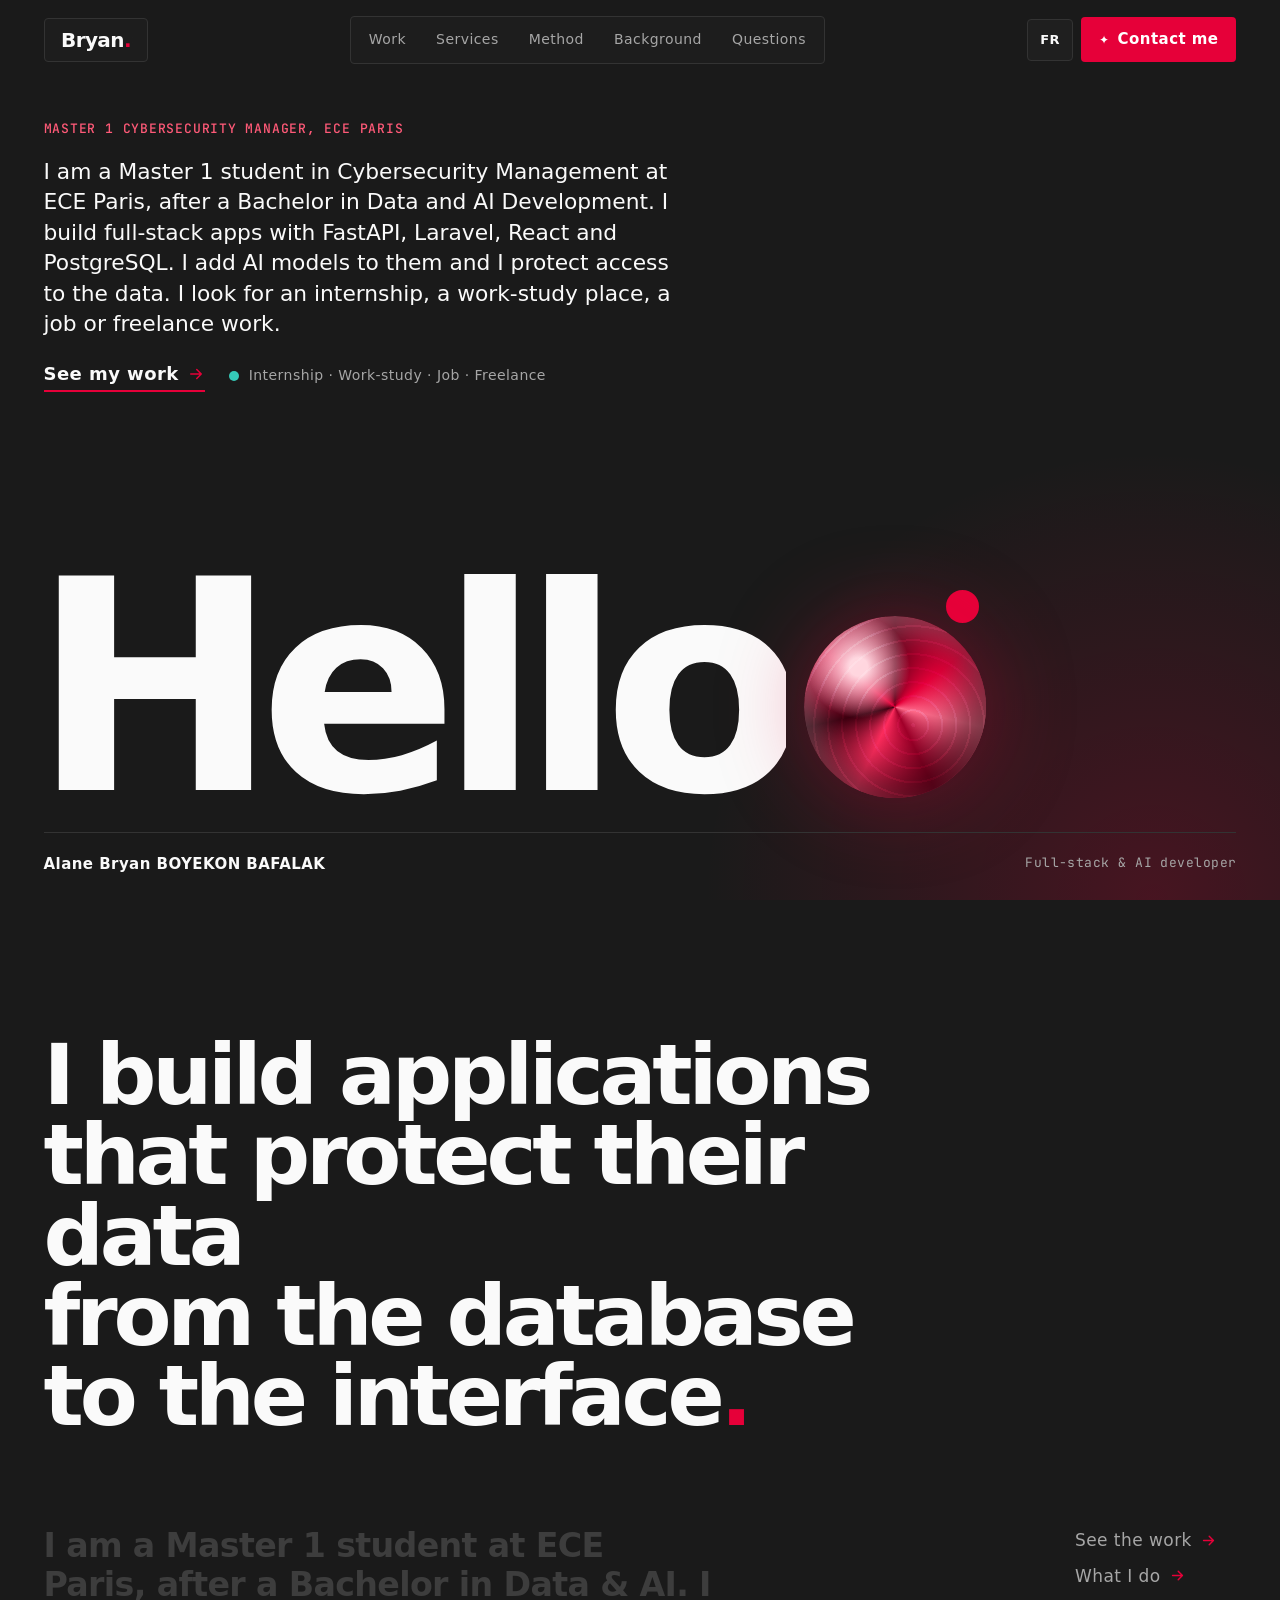
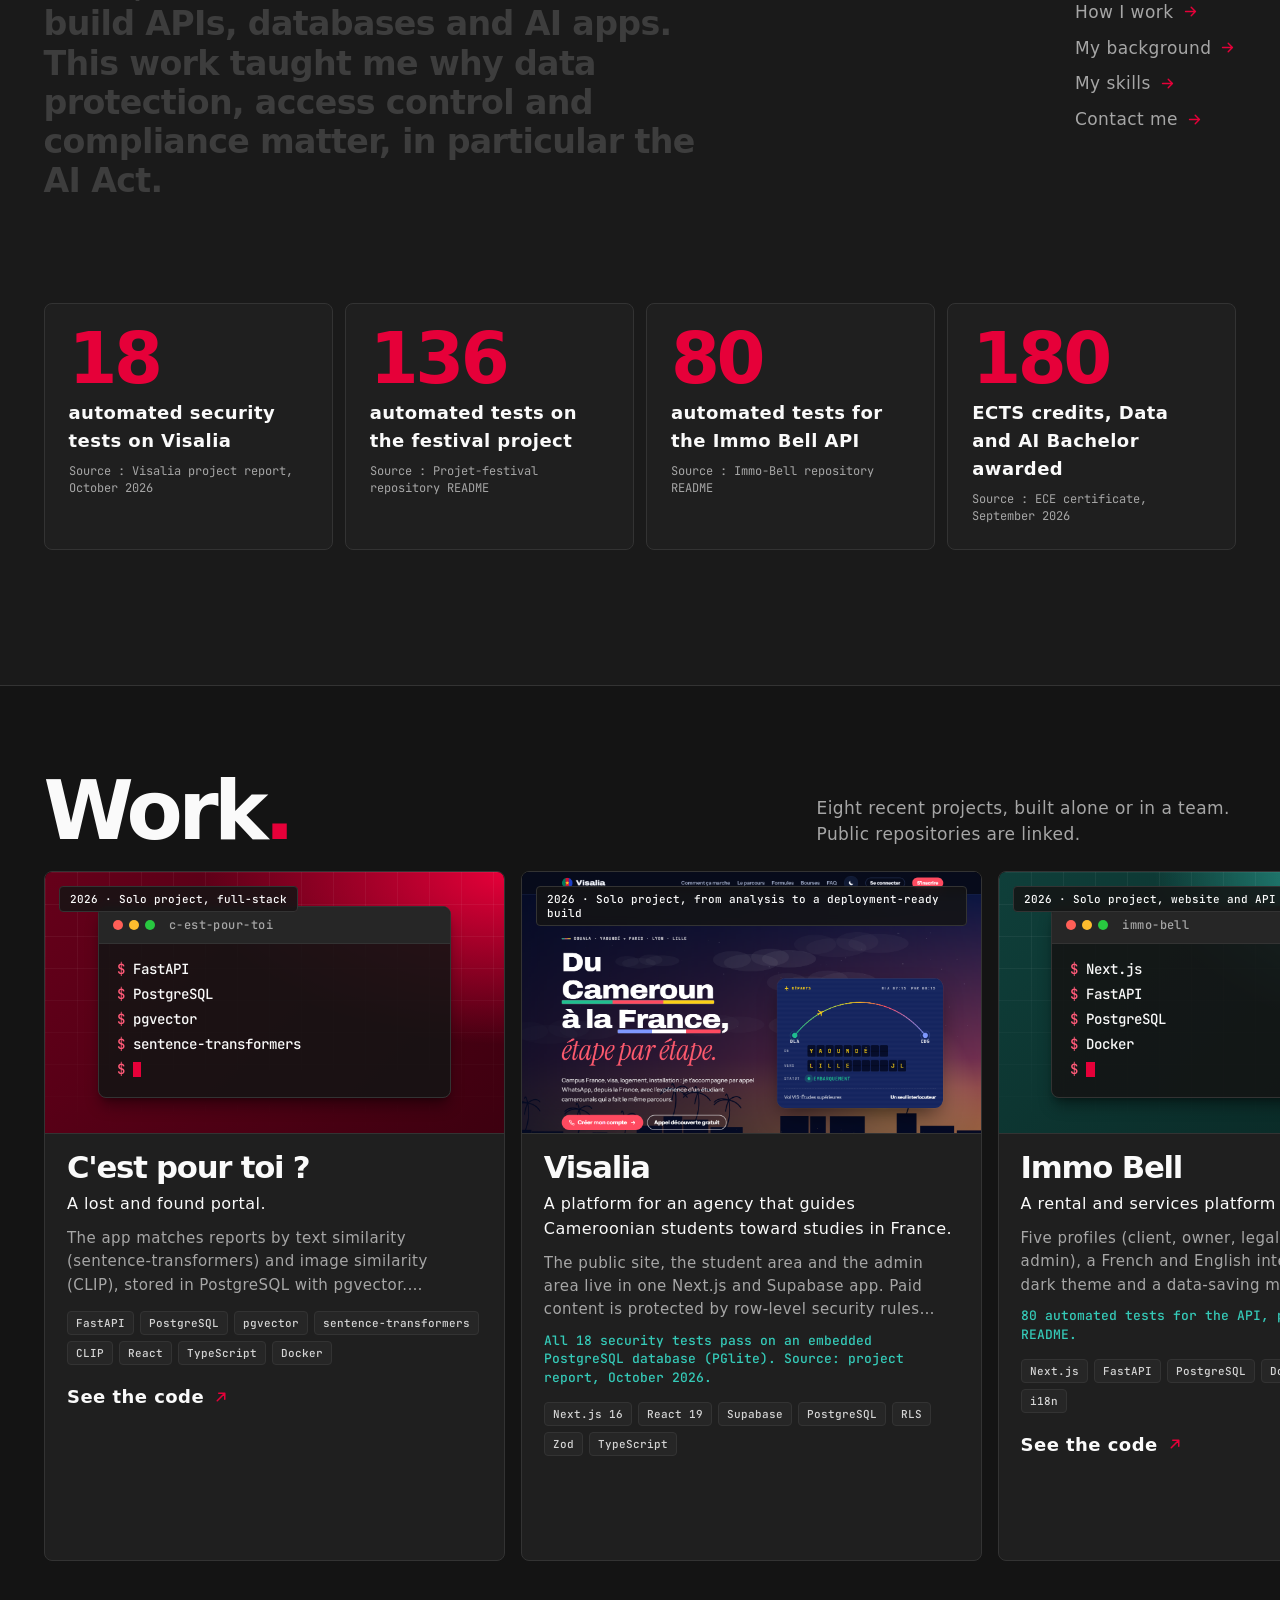
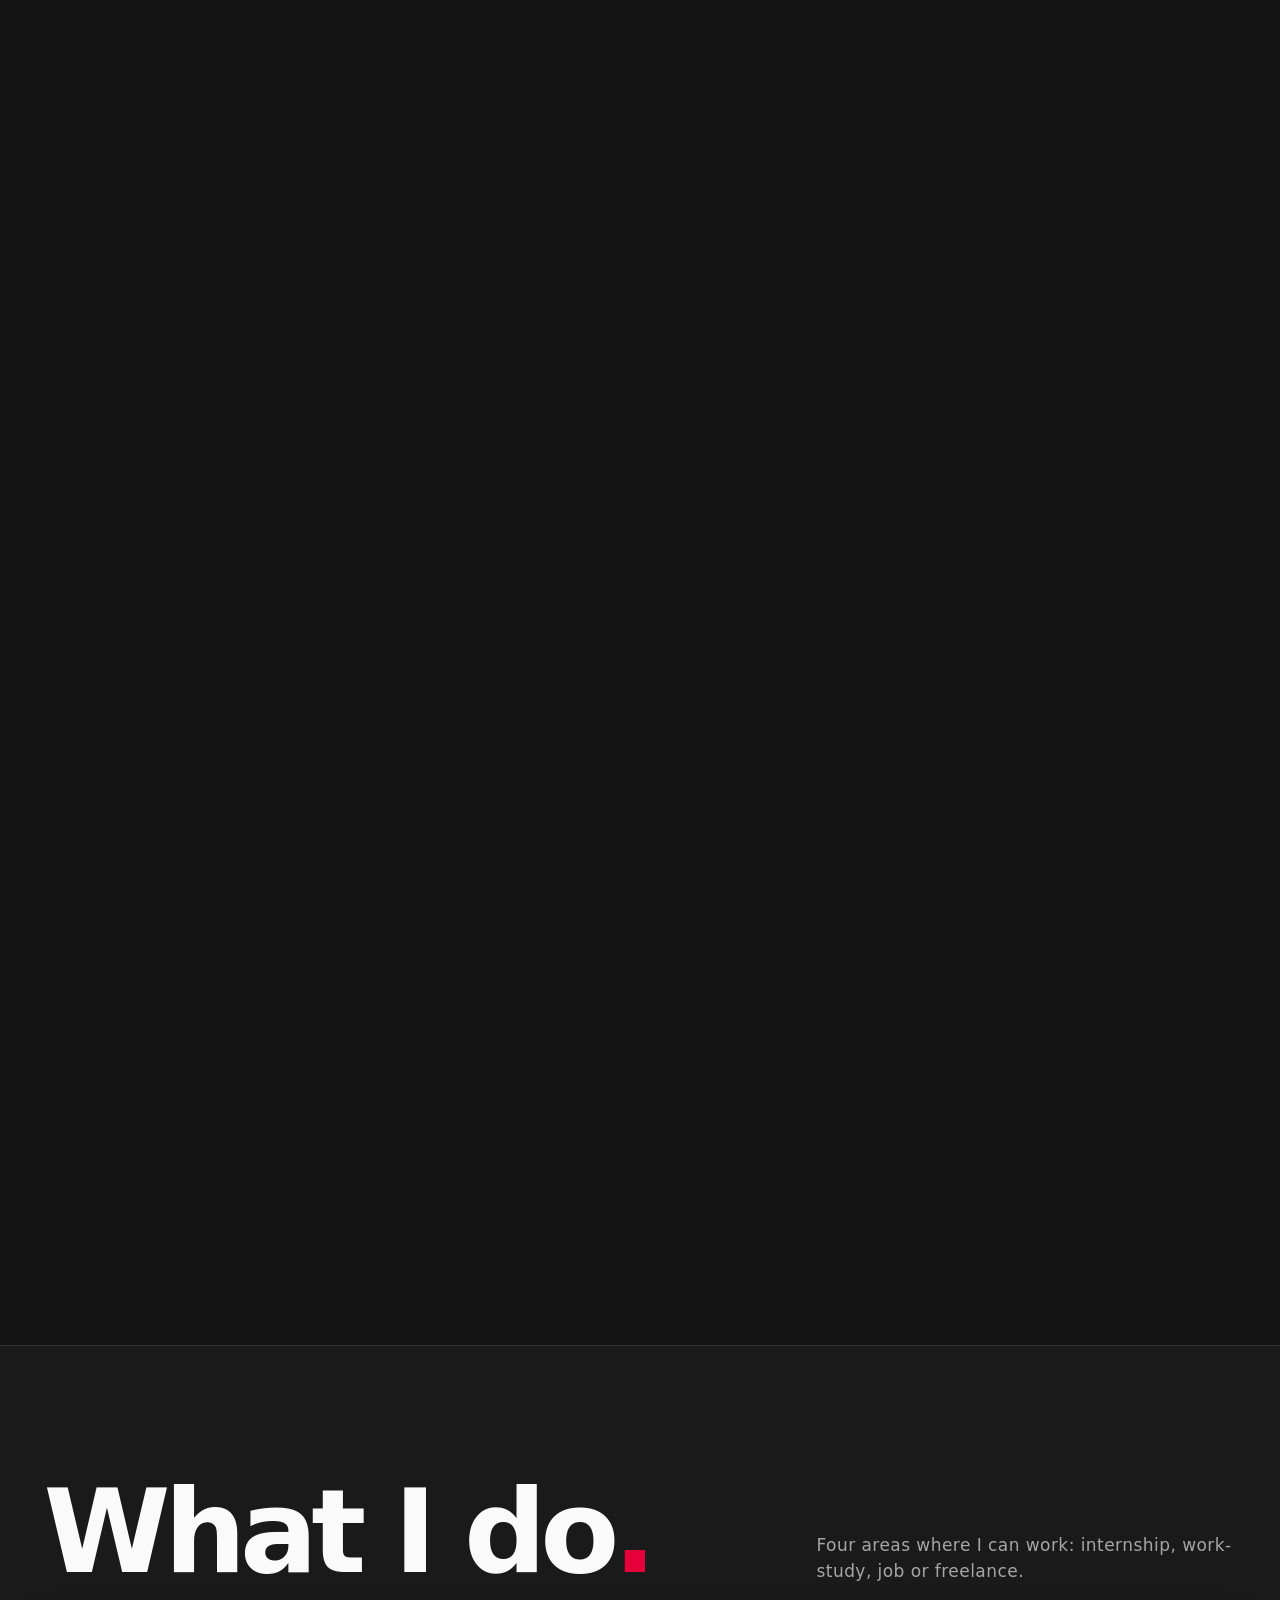
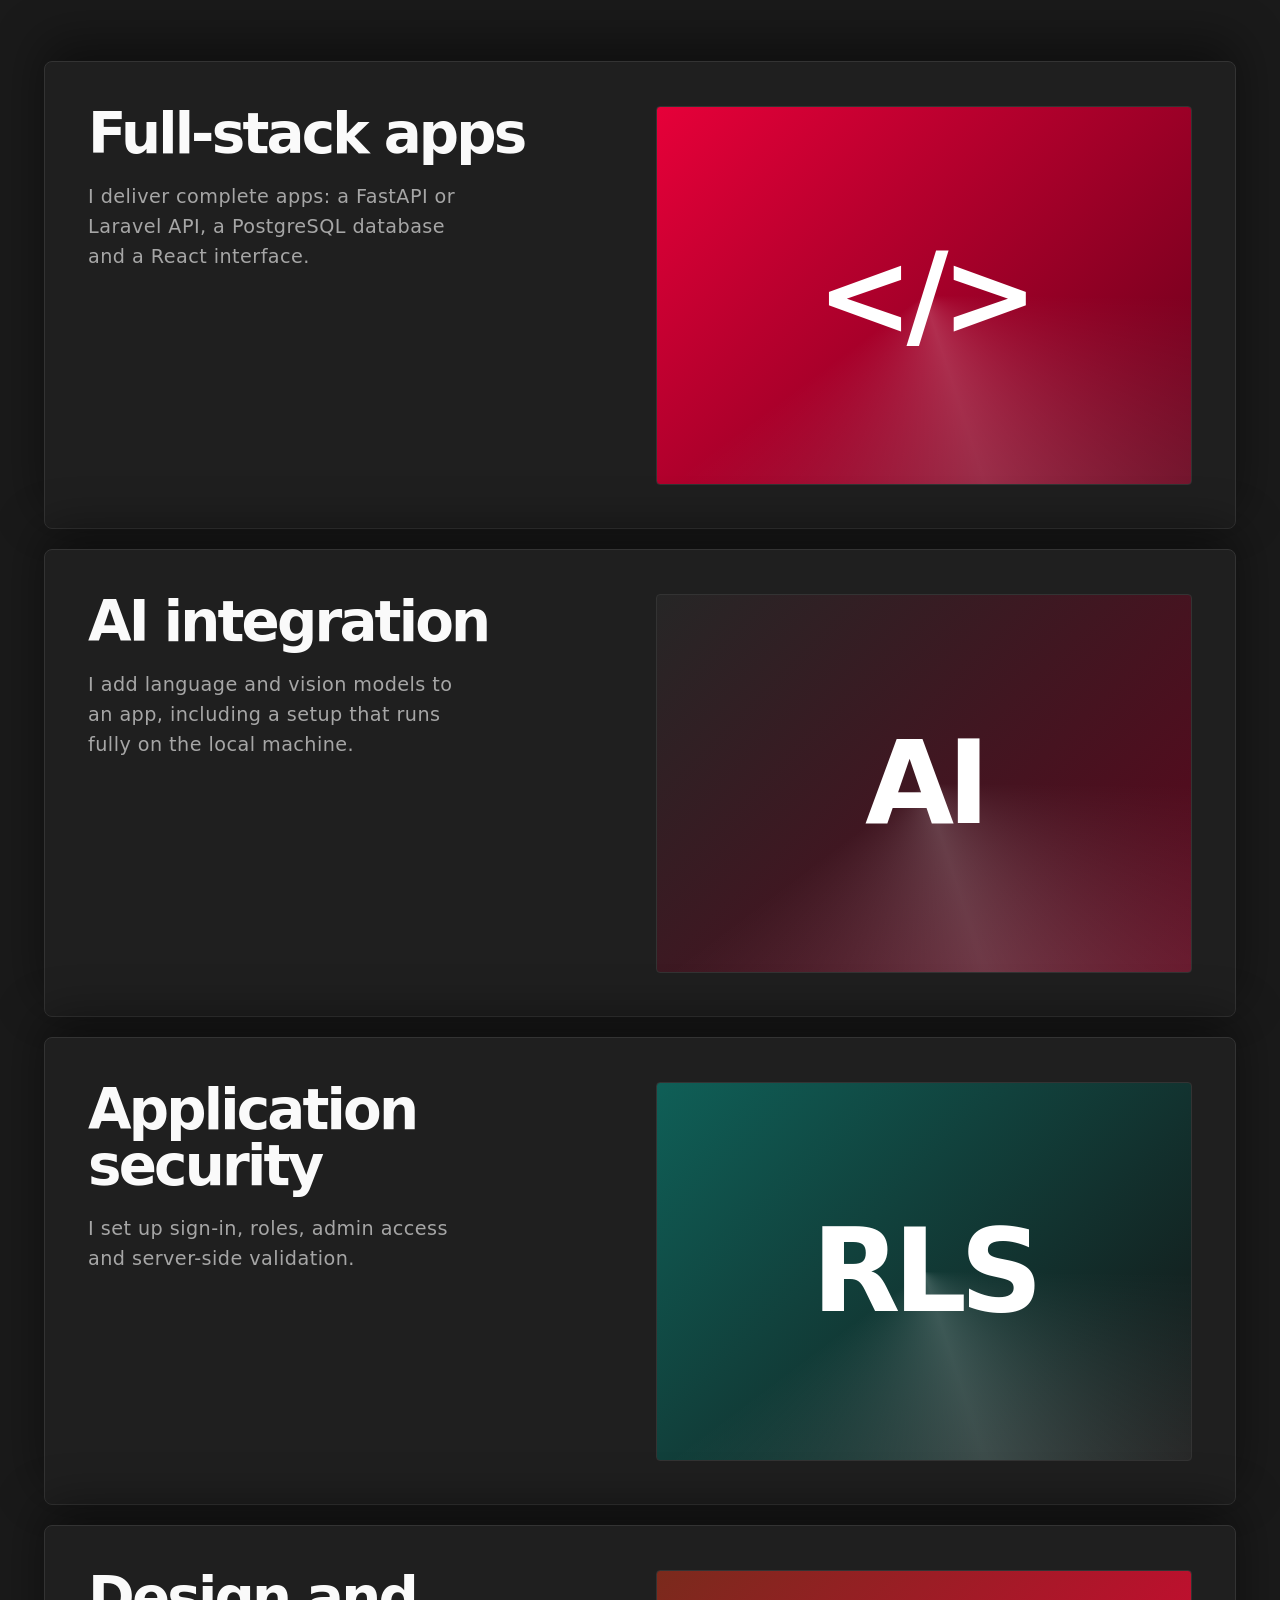
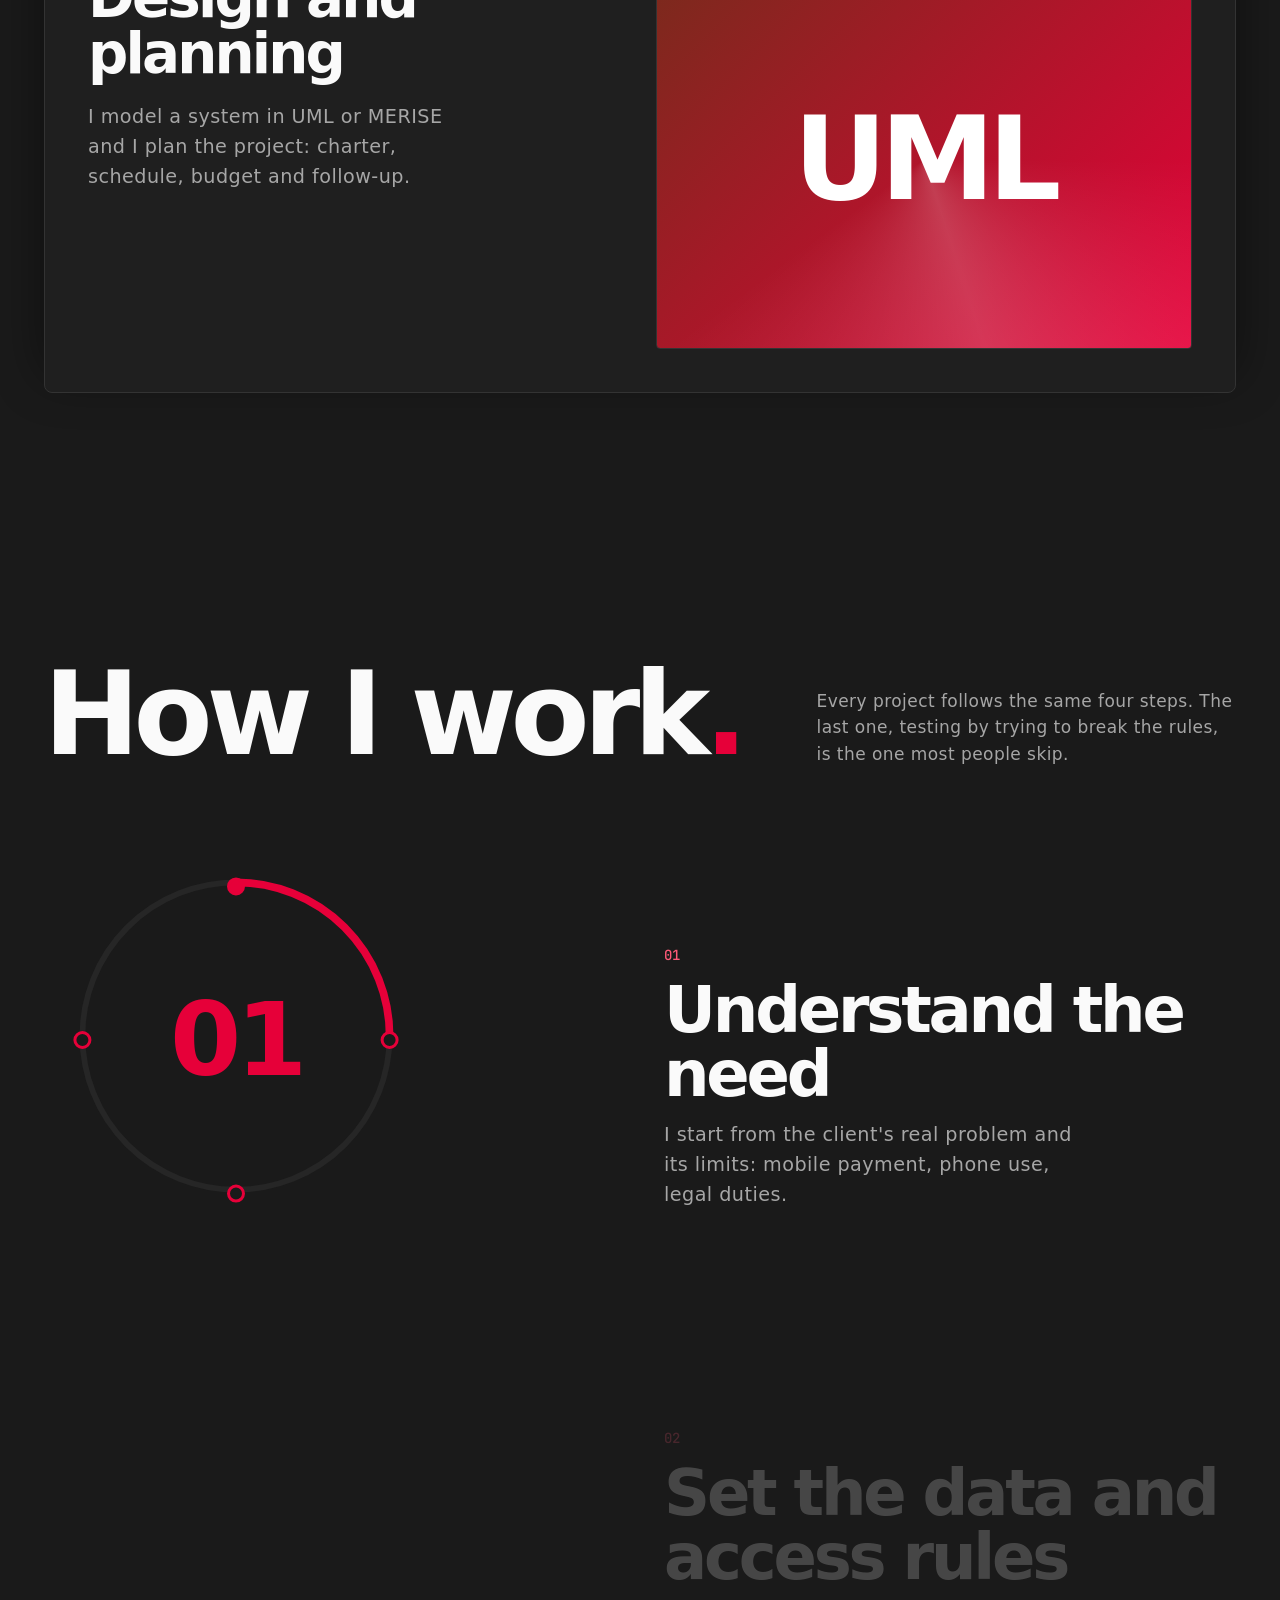
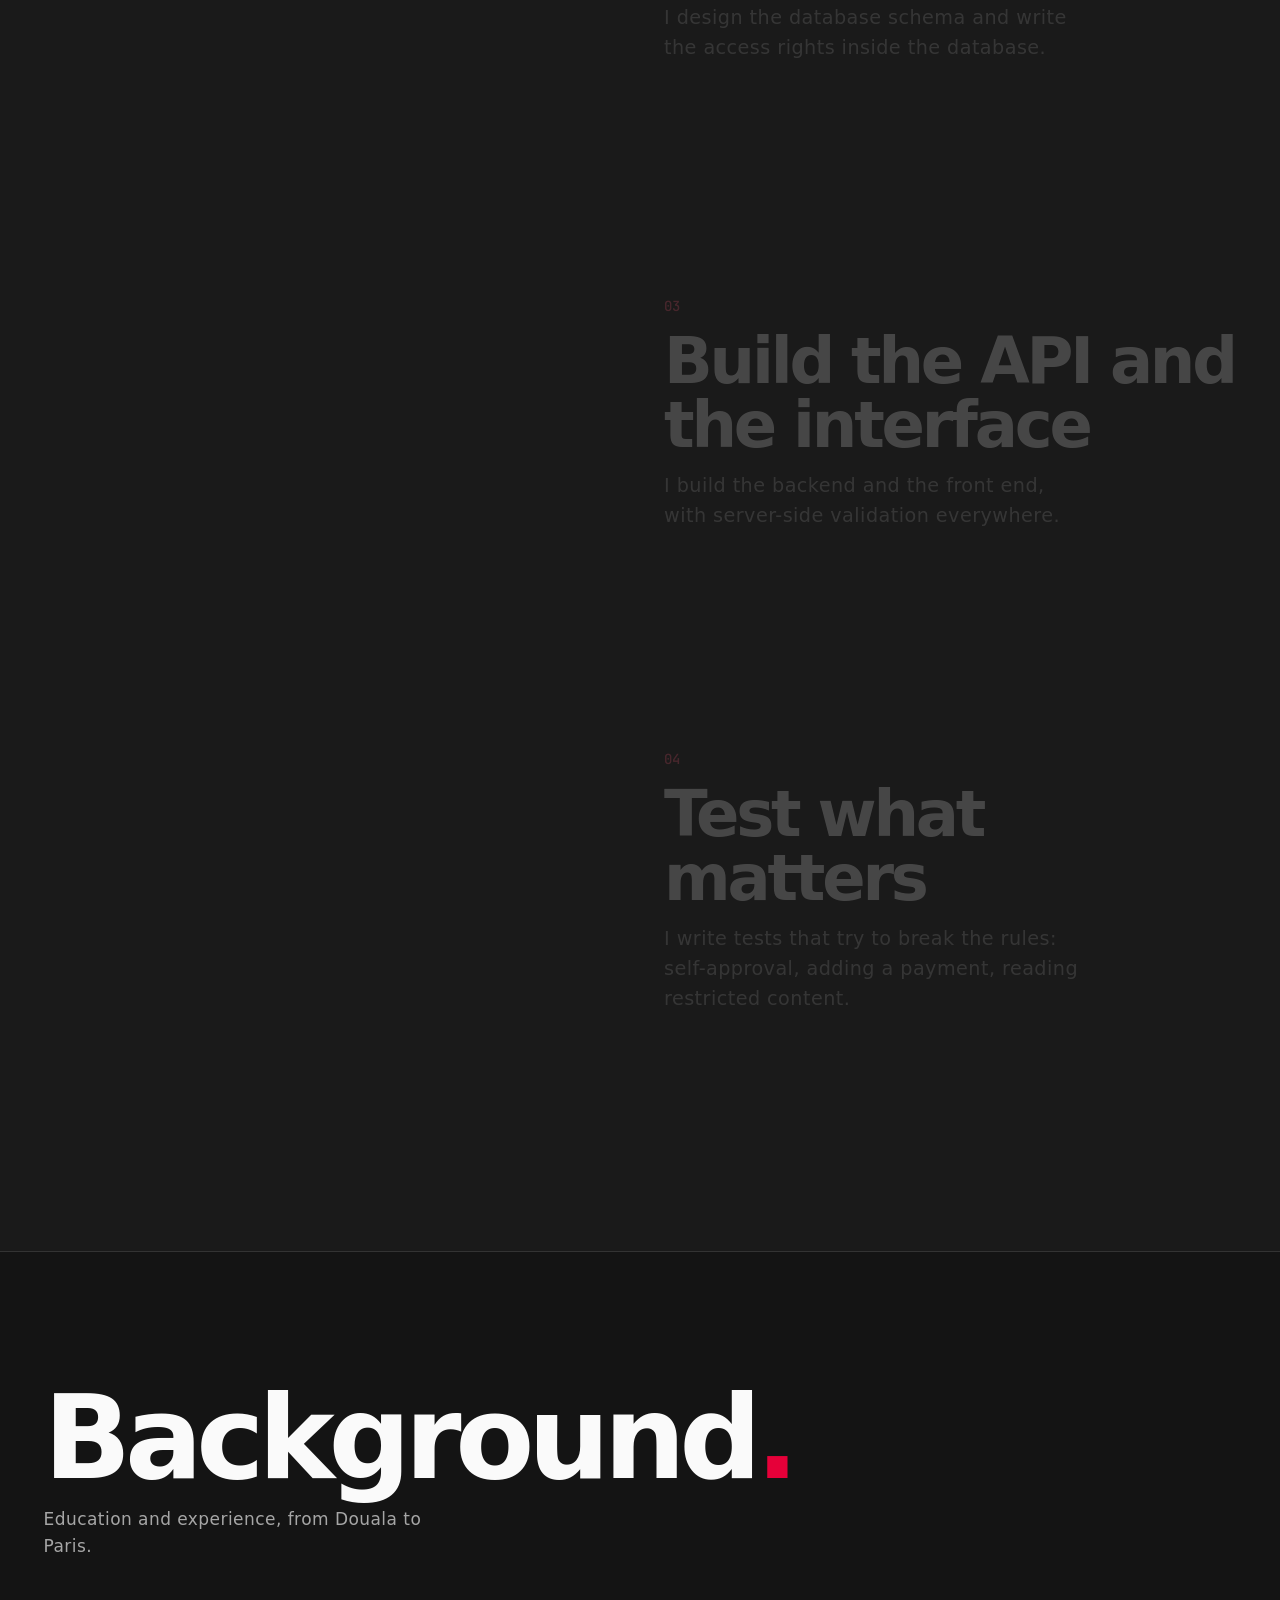
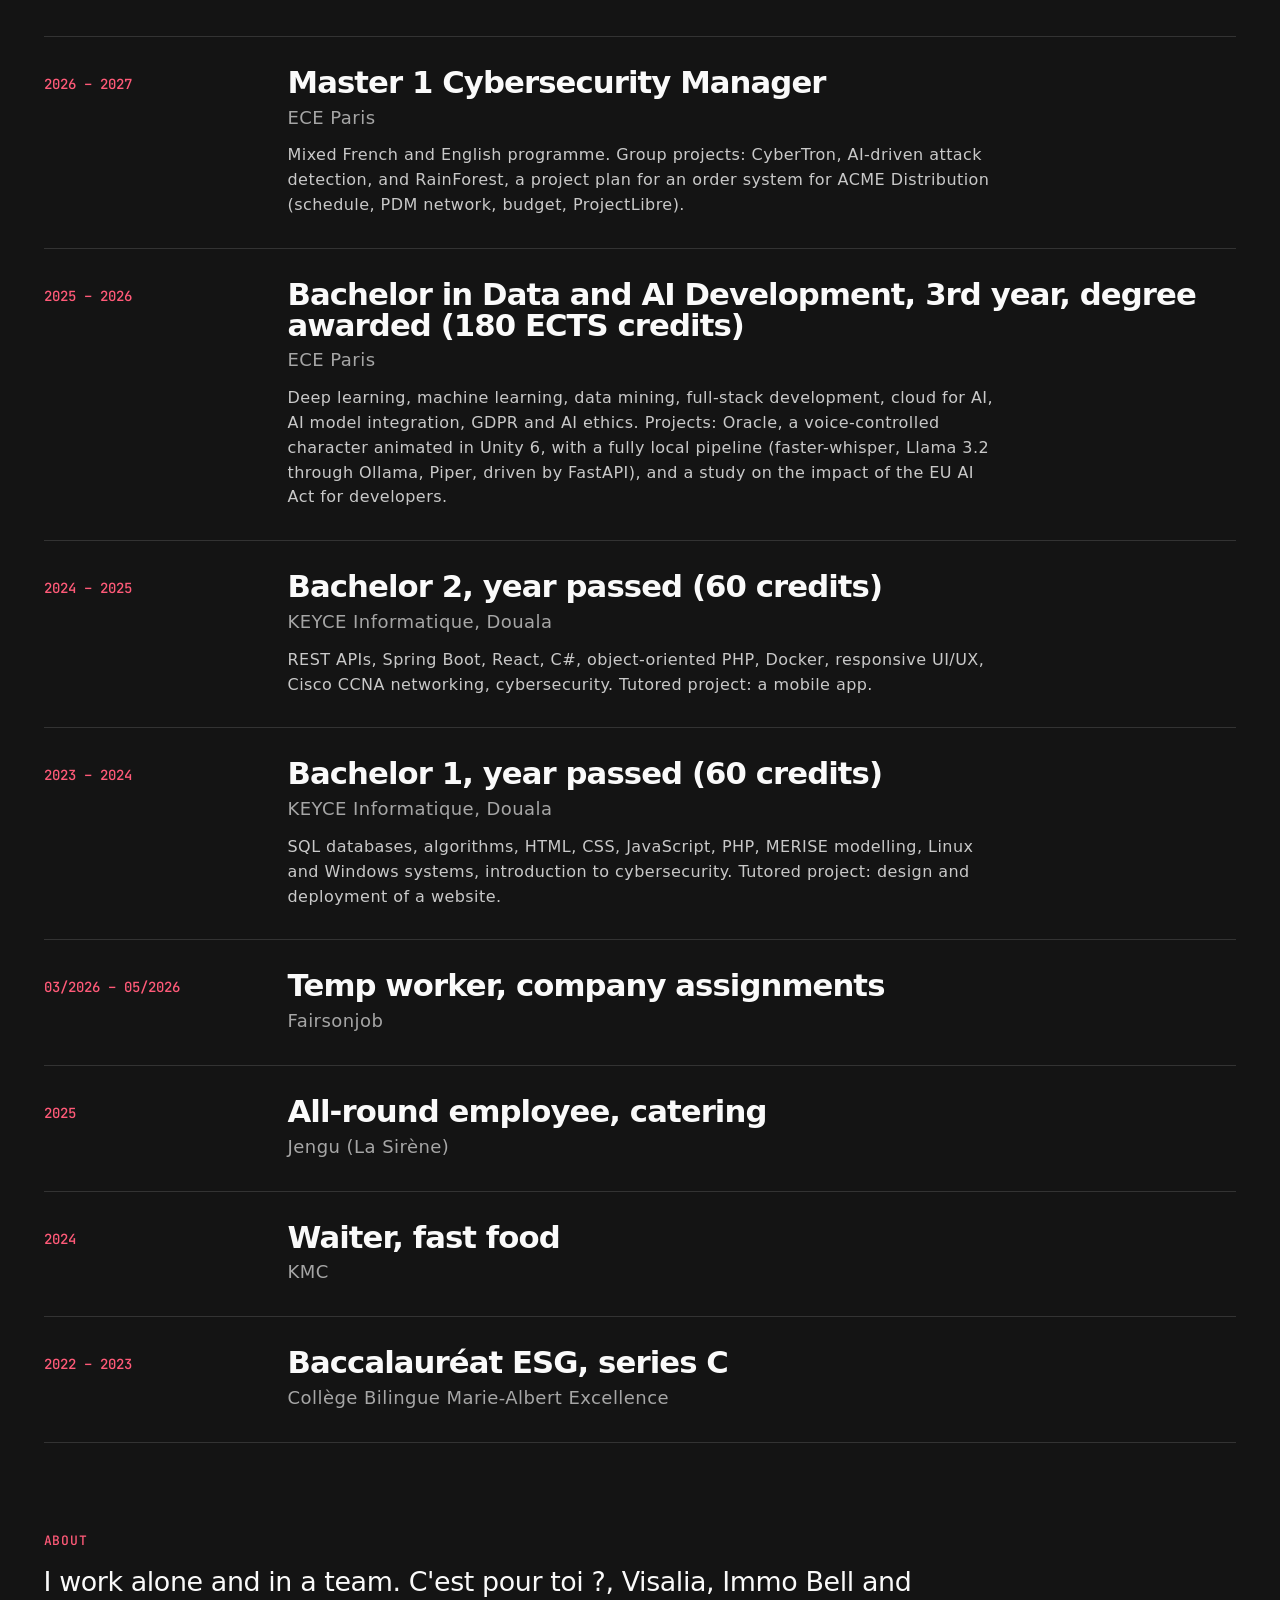
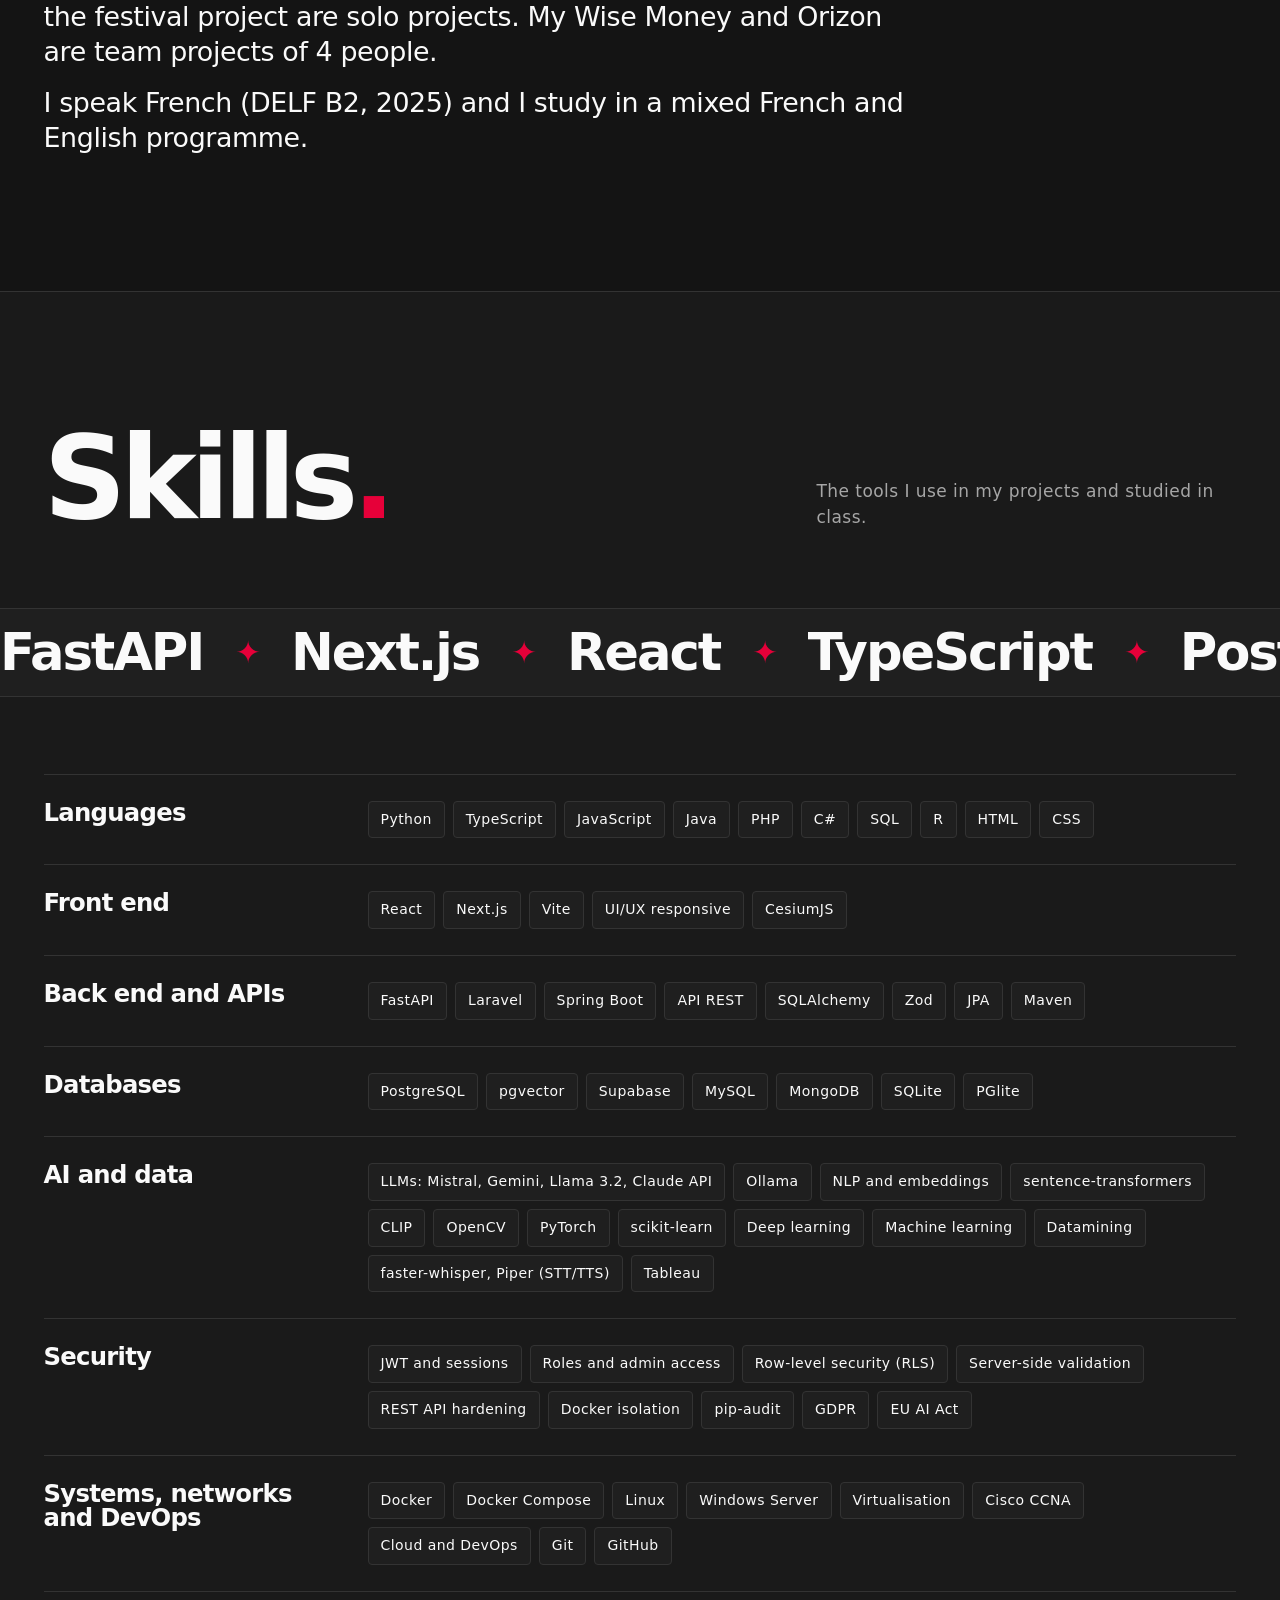
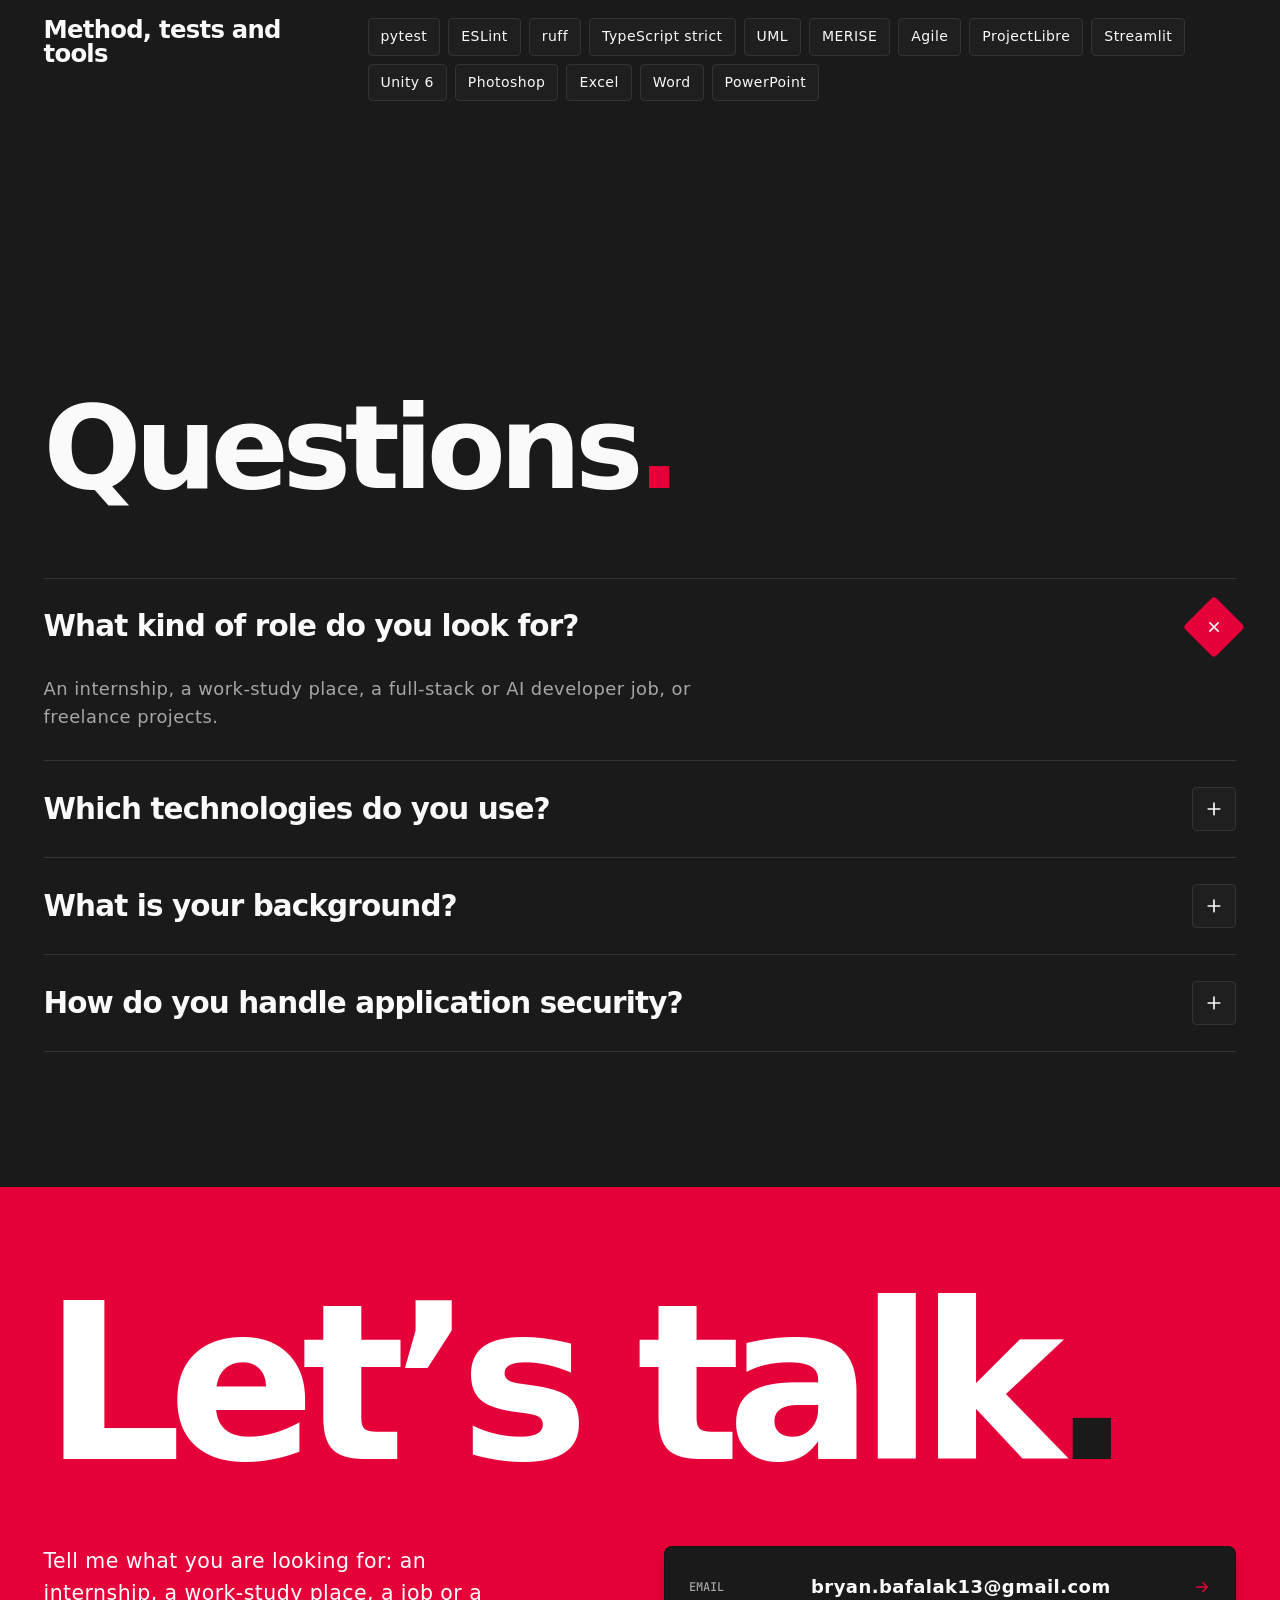
<file: en/index.html>
<!doctype html>
<html lang="en">
<head>
<meta charset="utf-8">
<meta name="viewport" content="width=device-width, initial-scale=1">
<title>Alane Bryan BOYEKON BAFALAK | Full-stack &amp; AI developer</title>
<meta name="description" content="Bryan Boyekon Bafalak, full-stack and AI developer, Master 1 at ECE Paris. FastAPI, React, PostgreSQL, Docker. Internship, job or freelance work.">
<link rel="canonical" href="https://bbaf07.github.io/en/">
<link rel="alternate" hreflang="fr" href="https://bbaf07.github.io/">
<link rel="alternate" hreflang="en" href="https://bbaf07.github.io/en/">
<link rel="alternate" hreflang="x-default" href="https://bbaf07.github.io/">
<meta property="og:type" content="profile">
<meta property="og:title" content="Alane Bryan BOYEKON BAFALAK | Full-stack &amp; AI developer">
<meta property="og:description" content="Bryan Boyekon Bafalak, full-stack and AI developer, Master 1 at ECE Paris. FastAPI, React, PostgreSQL, Docker. Internship, job or freelance work.">
<meta property="og:url" content="https://bbaf07.github.io/en/">
<meta property="og:locale" content="en_US">
<meta name="theme-color" content="#1a1a1a">
<link rel="icon" href="data:image/svg+xml,%3Csvg%20xmlns%3D%22http%3A%2F%2Fwww.w3.org%2F2000%2Fsvg%22%20viewBox%3D%220%200%2064%2064%22%3E%3Crect%20width%3D%2264%22%20height%3D%2264%22%20rx%3D%2216%22%20fill%3D%22%231a1a1a%22%2F%3E%3Ccircle%20cx%3D%2246%22%20cy%3D%2218%22%20r%3D%227%22%20fill%3D%22%23e60039%22%2F%3E%3Ctext%20x%3D%2210%22%20y%3D%2248%22%20font-family%3D%22Arial%20Black%2CArial%22%20font-weight%3D%22900%22%20font-size%3D%2234%22%20fill%3D%22%23fff%22%3EB%3C%2Ftext%3E%3C%2Fsvg%3E">
<link rel="preconnect" href="https://api.fontshare.com" crossorigin>
<link rel="preconnect" href="https://fonts.gstatic.com" crossorigin>
<link href="https://api.fontshare.com/v2/css?f[]=general-sans@400,500,600,700&display=swap" rel="stylesheet">
<link href="https://fonts.googleapis.com/css2?family=JetBrains+Mono:wght@400;500&display=swap" rel="stylesheet">
<link rel="stylesheet" href="../style.css">
<script type="application/ld+json">{"@context":"https://schema.org","@graph":[{"@type":"Person","@id":"https://bbaf07.github.io/#person","name":"Alane Bryan BOYEKON BAFALAK","givenName":"Alane Bryan","familyName":"Boyekon Bafalak","alternateName":["Bryan Boyekon Bafalak","Bryan Bafalak","bbaf07"],"jobTitle":"Full-stack & AI developer","description":"I am a Master 1 student in Cybersecurity Management at ECE Paris, after a Bachelor in Data and AI Development. I build full-stack apps with FastAPI, Laravel, React and PostgreSQL. I add AI models to them and I protect access to the data. I look for an internship, a work-study place, a job or freelance work.","url":"https://bbaf07.github.io/en/","email":"mailto:bryan.bafalak13@gmail.com","knowsAbout":["FastAPI","Next.js","React","TypeScript","Laravel","Spring Boot","PostgreSQL","pgvector","Docker","LLM","CLIP","PyTorch","Row-level security","EU AI Act","Cisco CCNA","Application security"],"knowsLanguage":["fr","en"],"alumniOf":[{"@type":"EducationalOrganization","name":"ECE Paris"}],"sameAs":["https://github.com/bbaf07"]},{"@type":"ProfilePage","@id":"https://bbaf07.github.io/en/#page","url":"https://bbaf07.github.io/en/","inLanguage":"en","dateModified":"2026-11-10","mainEntity":{"@id":"https://bbaf07.github.io/#person"}},{"@type":"FAQPage","mainEntity":[{"@type":"Question","name":"What kind of role do you look for?","acceptedAnswer":{"@type":"Answer","text":"An internship, a work-study place, a full-stack or AI developer job, or freelance projects."}},{"@type":"Question","name":"Which technologies do you use?","acceptedAnswer":{"@type":"Answer","text":"Python with FastAPI, PHP with Laravel, React and TypeScript, PostgreSQL, MongoDB and Docker. For AI: language models, NLP and vision with CLIP."}},{"@type":"Question","name":"What is your background?","acceptedAnswer":{"@type":"Answer","text":"Two Bachelor years at KEYCE Informatique in Douala, then the 3rd year at ECE Paris, where I earned the Bachelor in Data and AI Development. I am now in Master 1 Cybersecurity Management at ECE Paris."}},{"@type":"Question","name":"How do you handle application security?","acceptedAnswer":{"@type":"Answer","text":"I put the access rules in the database and I test them by trying to break them. On Visalia, 18 tests check that a student cannot approve himself or read paid content."}}]},{"@type":"SoftwareSourceCode","name":"C'est pour toi ?","description":"A lost and found portal. The app matches reports by text similarity (sentence-transformers) and image similarity (CLIP), stored in PostgreSQL with pgvector. Returning an item needs a handover code and a double check, with private messages between users. Three isolated services run under Docker Compose.","codeRepository":"https://github.com/bbaf07/C-est_pour_toi-","author":{"@id":"https://bbaf07.github.io/#person"},"programmingLanguage":["FastAPI","PostgreSQL","pgvector","sentence-transformers","CLIP","React","TypeScript","Docker"]},{"@type":"SoftwareSourceCode","name":"Visalia","description":"A platform for an agency that guides Cameroonian students toward studies in France. The public site, the student area and the admin area live in one Next.js and Supabase app. Paid content is protected by row-level security rules written in SQL.","author":{"@id":"https://bbaf07.github.io/#person"},"programmingLanguage":["Next.js 16","React 19","Supabase","PostgreSQL","RLS","Zod","TypeScript"]},{"@type":"SoftwareSourceCode","name":"Immo Bell","description":"A rental and services platform for Douala. Five profiles (client, owner, legal analyst, provider, admin), a French and English interface, light or dark theme and a data-saving mode for slow connections. A Next.js site runs alone as a demo, and a FastAPI and PostgreSQL API handles real accounts.","codeRepository":"https://github.com/bbaf07/Immo-Bell","author":{"@id":"https://bbaf07.github.io/#person"},"programmingLanguage":["Next.js","FastAPI","PostgreSQL","Docker","pytest","i18n"]},{"@type":"SoftwareSourceCode","name":"Deauville Comedy Festival","description":"A festival platform: day-by-day programme, artists, \"on stage now\" and an admin area to schedule, move or cancel a show. The same code drives a command line, a FastAPI API and the website. Every change is checked against the festival rules, and every refusal shows the server's message.","codeRepository":"https://github.com/bbaf07/Projet-festival","author":{"@id":"https://bbaf07.github.io/#person"},"programmingLanguage":["Python","POO","FastAPI","pytest","CLI"]},{"@type":"SoftwareSourceCode","name":"My Wise Money","description":"A budget app that analyses spending and suggests savings. It handles financial data with Laravel Breeze sign-in, admin access through middleware and a Gemini assistant.","codeRepository":"https://github.com/bbaf07/Budget-AI","author":{"@id":"https://bbaf07.github.io/#person"},"programmingLanguage":["Laravel","React","Gemini"]},{"@type":"SoftwareSourceCode","name":"CyberTron","description":"A cybersecurity tool driven by an AI agent, built to practise defence in a lab. It detects brute force with signatures and anomalies with machine learning, picks a response playbook, explains its decision and improves with new examples. A human supervises every decision. Simulated data only.","author":{"@id":"https://bbaf07.github.io/#person"},"programmingLanguage":["Python","scikit-learn","Ollama","Streamlit","Docker","pytest"]},{"@type":"SoftwareSourceCode","name":"Orizon","description":"An e-learning guidance chatbot built on Mistral AI. I designed the API and the data model. End-of-studies project.","author":{"@id":"https://bbaf07.github.io/#person"},"programmingLanguage":["FastAPI","Docker","Mistral AI"]},{"@type":"SoftwareSourceCode","name":"Orus Eye","description":"An interactive 3D globe of geospatial data: recent earthquakes, natural events and tectonic plate boundaries. Built with Vite and CesiumJS from God's Eye View, installable as a Windows app.","author":{"@id":"https://bbaf07.github.io/#person"},"programmingLanguage":["Vite","CesiumJS","JavaScript"]}]}</script>
</head>
<body>

<a class="skip" href="#main">Skip to content</a>
<header class="nav" data-nav>
  <a class="brand" href="#top" aria-label="Alane Bryan BOYEKON BAFALAK">Bryan<span class="dot">.</span></a>
  <nav class="nav-links" aria-label="Sections">
    <a href="#projets">Work</a><a href="#services">Services</a><a href="#methode">Method</a><a href="#parcours">Background</a><a href="#faq">Questions</a>
  </nav>
  <div class="nav-right">
    <a class="lang" href="../" hreflang="fr" lang="fr">FR</a>
    <a class="btn btn-accent nav-cta" href="#contact"><span class="spark" aria-hidden="true">✦</span>Contact me</a>
    <button class="menu-btn" type="button" aria-expanded="false" aria-controls="menu" data-menu>Menu</button>
  </div>
</header>
<div class="menu" id="menu" hidden data-menu-panel>
  <a href="#projets">Work</a><a href="#services">Services</a><a href="#methode">Method</a><a href="#parcours">Background</a><a href="#faq">Questions</a>
  <a href="#contact">Contact me</a>
</div>
<main id="main">

<section class="hero" id="top">
  <div class="hero-intro reveal">
    <p class="hero-eyebrow">Master 1 Cybersecurity Manager, ECE Paris</p>
    <p class="hero-lede">I am a Master 1 student in Cybersecurity Management at ECE Paris, after a Bachelor in Data and AI Development. I build full-stack apps with FastAPI, Laravel, React and PostgreSQL. I add AI models to them and I protect access to the data. I look for an internship, a work-study place, a job or freelance work.</p>
    <div class="hero-actions">
      <a class="link-arrow" href="#projets">See my work <svg viewBox="0 0 24 24" aria-hidden="true"><path d="M5 12h14M13 6l6 6-6 6"/></svg></a>
      <span class="avail"><span class="pulse" aria-hidden="true"></span>Internship · Work-study · Job · Freelance</span>
    </div>
  </div>
  <h1 class="hero-word" aria-label="Hello, Alane Bryan BOYEKON BAFALAK, Full-stack &amp; AI developer">
    <span class="hero-letters" aria-hidden="true"><span style="--i:0">H</span><span style="--i:1">e</span><span style="--i:2">l</span><span style="--i:3">l</span><span style="--i:4">o</span></span>
    <span class="orb" aria-hidden="true"><span class="orb-inner"></span></span>
  </h1>
  <p class="hero-sign reveal"><strong>Alane Bryan BOYEKON BAFALAK</strong><span>Full-stack &amp; AI developer</span></p>
</section>

<section class="statement" id="intro">
  <h2 class="statement-title reveal">I build applications<br>that protect their data<br>from the database to the interface<span class="dot">.</span></h2>
  <div class="statement-grid">
    <p class="statement-body" data-words>I am a Master 1 student at ECE Paris, after a Bachelor in Data &amp; AI. I build APIs, databases and AI apps. This work taught me why data protection, access control and compliance matter, in particular the AI Act.</p>
    <ul class="jump"><li><a href="#projets">See the work <svg viewBox="0 0 24 24" aria-hidden="true"><path d="M5 12h14M13 6l6 6-6 6"/></svg></a></li><li><a href="#services">What I do <svg viewBox="0 0 24 24" aria-hidden="true"><path d="M5 12h14M13 6l6 6-6 6"/></svg></a></li><li><a href="#methode">How I work <svg viewBox="0 0 24 24" aria-hidden="true"><path d="M5 12h14M13 6l6 6-6 6"/></svg></a></li><li><a href="#parcours">My background <svg viewBox="0 0 24 24" aria-hidden="true"><path d="M5 12h14M13 6l6 6-6 6"/></svg></a></li><li><a href="#competences">My skills <svg viewBox="0 0 24 24" aria-hidden="true"><path d="M5 12h14M13 6l6 6-6 6"/></svg></a></li><li><a href="#contact">Contact me <svg viewBox="0 0 24 24" aria-hidden="true"><path d="M5 12h14M13 6l6 6-6 6"/></svg></a></li></ul>
  </div>
  <div class="numbers" aria-label="In numbers">
    <div class="num reveal"><strong>18</strong><span>automated security tests on Visalia</span><small>Source : Visalia project report, October 2026</small></div><div class="num reveal"><strong>136</strong><span>automated tests on the festival project</span><small>Source : Projet-festival repository README</small></div><div class="num reveal"><strong>80</strong><span>automated tests for the Immo Bell API</span><small>Source : Immo-Bell repository README</small></div><div class="num reveal"><strong>180</strong><span>ECTS credits, Data and AI Bachelor awarded</span><small>Source : ECE certificate, September 2026</small></div>
  </div>
</section>

<section class="work dark" id="projets" data-hscroll>
  <div class="work-sticky">
    <div class="section-head">
      <h2 class="big-title">Work<span class="dot">.</span></h2>
      <p class="section-lede">Eight recent projects, built alone or in a team. Public repositories are linked.</p>
    </div>
    <div class="work-track" data-track>
      
      <article class="work-card" id="p-c-est-pour-toi">
        <div class="work-media"><div class="poster" style="--c1:#66001a;--c2:#e60039" aria-hidden="true"><div class="term"><div class="term-bar"><i></i><i></i><i></i><b>c-est-pour-toi</b></div><code><span style="--k:0"><em>$</em> FastAPI</span><span style="--k:1"><em>$</em> PostgreSQL</span><span style="--k:2"><em>$</em> pgvector</span><span style="--k:3"><em>$</em> sentence-transformers</span><span class="cursor" style="--k:4"><em>$</em> <u></u></span></code></div></div><span class="chip">2026 · Solo project, full-stack</span></div>
        <div class="work-body">
          <h3>C'est pour toi ?</h3>
          <p class="work-desc">A lost and found portal.</p>
          <p class="work-more-text">The app matches reports by text similarity (sentence-transformers) and image similarity (CLIP), stored in PostgreSQL with pgvector. Returning an item needs a handover code and a double check, with private messages between users. Three isolated services run under Docker Compose.</p>
          
          <ul class="tags"><li>FastAPI</li><li>PostgreSQL</li><li>pgvector</li><li>sentence-transformers</li><li>CLIP</li><li>React</li><li>TypeScript</li><li>Docker</li></ul>
          <a class="work-link" href="https://github.com/bbaf07/C-est_pour_toi-" target="_blank" rel="noopener">See the code <svg viewBox="0 0 24 24" aria-hidden="true"><path d="M7 17 17 7M9 7h8v8"/></svg><span class="sr">(new tab)</span></a>
        </div>
      </article>
      <article class="work-card" id="p-visalia">
        <div class="work-media"><img src="../img/visalia-accueil.png" alt="Visalia home page with a departures board between Douala and Paris" loading="lazy" decoding="async"><span class="chip">2026 · Solo project, from analysis to a deployment-ready build</span></div>
        <div class="work-body">
          <h3>Visalia</h3>
          <p class="work-desc">A platform for an agency that guides Cameroonian students toward studies in France.</p>
          <p class="work-more-text">The public site, the student area and the admin area live in one Next.js and Supabase app. Paid content is protected by row-level security rules written in SQL.</p>
          <p class="work-outcome">All 18 security tests pass on an embedded PostgreSQL database (PGlite). Source: project report, October 2026.</p>
          <ul class="tags"><li>Next.js 16</li><li>React 19</li><li>Supabase</li><li>PostgreSQL</li><li>RLS</li><li>Zod</li><li>TypeScript</li></ul>
          
        </div>
      </article>
      <article class="work-card" id="p-immo-bell">
        <div class="work-media"><div class="poster" style="--c1:#0f3f3a;--c2:#35cab8" aria-hidden="true"><div class="term"><div class="term-bar"><i></i><i></i><i></i><b>immo-bell</b></div><code><span style="--k:0"><em>$</em> Next.js</span><span style="--k:1"><em>$</em> FastAPI</span><span style="--k:2"><em>$</em> PostgreSQL</span><span style="--k:3"><em>$</em> Docker</span><span class="cursor" style="--k:4"><em>$</em> <u></u></span></code></div></div><span class="chip">2026 · Solo project, website and API</span></div>
        <div class="work-body">
          <h3>Immo Bell</h3>
          <p class="work-desc">A rental and services platform for Douala.</p>
          <p class="work-more-text">Five profiles (client, owner, legal analyst, provider, admin), a French and English interface, light or dark theme and a data-saving mode for slow connections. A Next.js site runs alone as a demo, and a FastAPI and PostgreSQL API handles real accounts.</p>
          <p class="work-outcome">80 automated tests for the API, per the repository README.</p>
          <ul class="tags"><li>Next.js</li><li>FastAPI</li><li>PostgreSQL</li><li>Docker</li><li>pytest</li><li>i18n</li></ul>
          <a class="work-link" href="https://github.com/bbaf07/Immo-Bell" target="_blank" rel="noopener">See the code <svg viewBox="0 0 24 24" aria-hidden="true"><path d="M7 17 17 7M9 7h8v8"/></svg><span class="sr">(new tab)</span></a>
        </div>
      </article>
      <article class="work-card" id="p-deauville-comedy-festival">
        <div class="work-media"><div class="poster" style="--c1:#3d1a12;--c2:#ed9078" aria-hidden="true"><div class="term"><div class="term-bar"><i></i><i></i><i></i><b>deauville-comedy-festival</b></div><code><span style="--k:0"><em>$</em> Python</span><span style="--k:1"><em>$</em> POO</span><span style="--k:2"><em>$</em> FastAPI</span><span style="--k:3"><em>$</em> pytest</span><span class="cursor" style="--k:4"><em>$</em> <u></u></span></code></div></div><span class="chip">2026 · Solo project, object-oriented Python course (ECE Paris)</span></div>
        <div class="work-body">
          <h3>Deauville Comedy Festival</h3>
          <p class="work-desc">A festival platform: day-by-day programme, artists, &quot;on stage now&quot; and an admin area to schedule, move or cancel a show.</p>
          <p class="work-more-text">The same code drives a command line, a FastAPI API and the website. Every change is checked against the festival rules, and every refusal shows the server's message.</p>
          <p class="work-outcome">136 automated tests, per the repository README.</p>
          <ul class="tags"><li>Python</li><li>POO</li><li>FastAPI</li><li>pytest</li><li>CLI</li></ul>
          <a class="work-link" href="https://github.com/bbaf07/Projet-festival" target="_blank" rel="noopener">See the code <svg viewBox="0 0 24 24" aria-hidden="true"><path d="M7 17 17 7M9 7h8v8"/></svg><span class="sr">(new tab)</span></a>
        </div>
      </article>
      <article class="work-card" id="p-my-wise-money">
        <div class="work-media"><div class="poster" style="--c1:#1f1f1f;--c2:#e60039" aria-hidden="true"><div class="term"><div class="term-bar"><i></i><i></i><i></i><b>my-wise-money</b></div><code><span style="--k:0"><em>$</em> Laravel</span><span style="--k:1"><em>$</em> React</span><span style="--k:2"><em>$</em> Gemini</span><span class="cursor" style="--k:3"><em>$</em> <u></u></span></code></div></div><span class="chip">2026 · Team project (4 people)</span></div>
        <div class="work-body">
          <h3>My Wise Money</h3>
          <p class="work-desc">A budget app that analyses spending and suggests savings.</p>
          <p class="work-more-text">It handles financial data with Laravel Breeze sign-in, admin access through middleware and a Gemini assistant.</p>
          
          <ul class="tags"><li>Laravel</li><li>React</li><li>Gemini</li></ul>
          <a class="work-link" href="https://github.com/bbaf07/Budget-AI" target="_blank" rel="noopener">See the code <svg viewBox="0 0 24 24" aria-hidden="true"><path d="M7 17 17 7M9 7h8v8"/></svg><span class="sr">(new tab)</span></a>
        </div>
      </article>
      <article class="work-card" id="p-cybertron">
        <div class="work-media"><div class="poster" style="--c1:#3a2f12;--c2:#eed490" aria-hidden="true"><div class="term"><div class="term-bar"><i></i><i></i><i></i><b>cybertron</b></div><code><span style="--k:0"><em>$</em> Python</span><span style="--k:1"><em>$</em> scikit-learn</span><span style="--k:2"><em>$</em> Ollama</span><span style="--k:3"><em>$</em> Streamlit</span><span class="cursor" style="--k:4"><em>$</em> <u></u></span></code></div></div><span class="chip">2026 · Group project, ECE Paris</span></div>
        <div class="work-body">
          <h3>CyberTron</h3>
          <p class="work-desc">A cybersecurity tool driven by an AI agent, built to practise defence in a lab.</p>
          <p class="work-more-text">It detects brute force with signatures and anomalies with machine learning, picks a response playbook, explains its decision and improves with new examples. A human supervises every decision. Simulated data only.</p>
          
          <ul class="tags"><li>Python</li><li>scikit-learn</li><li>Ollama</li><li>Streamlit</li><li>Docker</li><li>pytest</li></ul>
          
        </div>
      </article>
      <article class="work-card" id="p-orizon">
        <div class="work-media"><div class="poster" style="--c1:#262626;--c2:#35cab8" aria-hidden="true"><div class="term"><div class="term-bar"><i></i><i></i><i></i><b>orizon</b></div><code><span style="--k:0"><em>$</em> FastAPI</span><span style="--k:1"><em>$</em> Docker</span><span style="--k:2"><em>$</em> Mistral AI</span><span class="cursor" style="--k:3"><em>$</em> <u></u></span></code></div></div><span class="chip">2026 · Backend and database, team of 4</span></div>
        <div class="work-body">
          <h3>Orizon</h3>
          <p class="work-desc">An e-learning guidance chatbot built on Mistral AI.</p>
          <p class="work-more-text">I designed the API and the data model. End-of-studies project.</p>
          
          <ul class="tags"><li>FastAPI</li><li>Docker</li><li>Mistral AI</li></ul>
          
        </div>
      </article>
      <article class="work-card" id="p-orus-eye">
        <div class="work-media"><img src="../img/orus-eye.jpg" alt="Orus Eye 3D globe with earthquakes, natural events and tectonic plate boundaries" loading="lazy" decoding="async"><span class="chip">2026 · Based on an open source project (MIT)</span></div>
        <div class="work-body">
          <h3>Orus Eye</h3>
          <p class="work-desc">An interactive 3D globe of geospatial data: recent earthquakes, natural events and tectonic plate boundaries.</p>
          <p class="work-more-text">Built with Vite and CesiumJS from God's Eye View, installable as a Windows app.</p>
          
          <ul class="tags"><li>Vite</li><li>CesiumJS</li><li>JavaScript</li></ul>
          
        </div>
      </article>
      <a class="work-more" href="https://github.com/bbaf07" target="_blank" rel="noopener"><span>All my repositories on GitHub</span><svg viewBox="0 0 24 24" aria-hidden="true"><path d="M7 17 17 7M9 7h8v8"/></svg><span class="sr">(new tab)</span></a>
    </div>
  </div>
</section>

<section class="services" id="services">
  <div class="section-head">
    <h2 class="big-title">What I do<span class="dot">.</span></h2>
    <p class="section-lede">Four areas where I can work: internship, work-study, job or freelance.</p>
  </div>
  <div class="stack">
    
    <article class="stack-card" style="--n:0">
      <div class="stack-text">
        <h3>Full-stack apps</h3>
        <p>I deliver complete apps: a FastAPI or Laravel API, a PostgreSQL database and a React interface.</p>
      </div>
      <div class="stack-visual v0" aria-hidden="true"><span>&lt;/&gt;</span></div>
    </article>
    <article class="stack-card" style="--n:1">
      <div class="stack-text">
        <h3>AI integration</h3>
        <p>I add language and vision models to an app, including a setup that runs fully on the local machine.</p>
      </div>
      <div class="stack-visual v1" aria-hidden="true"><span>AI</span></div>
    </article>
    <article class="stack-card" style="--n:2">
      <div class="stack-text">
        <h3>Application security</h3>
        <p>I set up sign-in, roles, admin access and server-side validation.</p>
      </div>
      <div class="stack-visual v2" aria-hidden="true"><span>RLS</span></div>
    </article>
    <article class="stack-card" style="--n:3">
      <div class="stack-text">
        <h3>Design and planning</h3>
        <p>I model a system in UML or MERISE and I plan the project: charter, schedule, budget and follow-up.</p>
      </div>
      <div class="stack-visual v3" aria-hidden="true"><span>UML</span></div>
    </article>
  </div>
</section>

<section class="method" id="methode">
  <div class="section-head">
    <h2 class="big-title">How I work<span class="dot">.</span></h2>
    <p class="section-lede">Every project follows the same four steps. The last one, testing by trying to break the rules, is the one most people skip.</p>
  </div>
  <div class="method-grid">
    <div class="ring-wrap" aria-hidden="true">
      <svg class="ring" viewBox="0 0 200 200"><circle cx="100" cy="100" r="80"/><circle class="ring-progress" cx="100" cy="100" r="80" pathLength="100"/></svg>
      <span class="ring-dot" style="--a:0deg" data-dot="0"></span><span class="ring-dot" style="--a:90deg" data-dot="1"></span><span class="ring-dot" style="--a:180deg" data-dot="2"></span><span class="ring-dot" style="--a:270deg" data-dot="3"></span>
      <span class="ring-count" data-count>01</span>
    </div>
    <ol class="steps">
      <li class="step" data-step="0"><span class="step-n">01</span><h3>Understand the need</h3><p>I start from the client's real problem and its limits: mobile payment, phone use, legal duties.</p></li><li class="step" data-step="1"><span class="step-n">02</span><h3>Set the data and access rules</h3><p>I design the database schema and write the access rights inside the database.</p></li><li class="step" data-step="2"><span class="step-n">03</span><h3>Build the API and the interface</h3><p>I build the backend and the front end, with server-side validation everywhere.</p></li><li class="step" data-step="3"><span class="step-n">04</span><h3>Test what matters</h3><p>I write tests that try to break the rules: self-approval, adding a payment, reading restricted content.</p></li>
    </ol>
  </div>
</section>

<section class="path dark" id="parcours">
  <div class="section-head">
    <h2 class="big-title">Background<span class="dot">.</span></h2>
    <p class="section-lede">Education and experience, from Douala to Paris.</p>
  </div>
  <ol class="timeline">
    
    <li class="tl reveal">
      <p class="tl-when">2026 – 2027</p>
      <div>
        <h3>Master 1 Cybersecurity Manager</h3>
        <p class="tl-org">ECE Paris</p>
        <p class="tl-sum">Mixed French and English programme. Group projects: CyberTron, AI-driven attack detection, and RainForest, a project plan for an order system for ACME Distribution (schedule, PDM network, budget, ProjectLibre).</p>
      </div>
    </li>
    <li class="tl reveal">
      <p class="tl-when">2025 – 2026</p>
      <div>
        <h3>Bachelor in Data and AI Development, 3rd year, degree awarded (180 ECTS credits)</h3>
        <p class="tl-org">ECE Paris</p>
        <p class="tl-sum">Deep learning, machine learning, data mining, full-stack development, cloud for AI, AI model integration, GDPR and AI ethics. Projects: Oracle, a voice-controlled character animated in Unity 6, with a fully local pipeline (faster-whisper, Llama 3.2 through Ollama, Piper, driven by FastAPI), and a study on the impact of the EU AI Act for developers.</p>
      </div>
    </li>
    <li class="tl reveal">
      <p class="tl-when">2024 – 2025</p>
      <div>
        <h3>Bachelor 2, year passed (60 credits)</h3>
        <p class="tl-org">KEYCE Informatique, Douala</p>
        <p class="tl-sum">REST APIs, Spring Boot, React, C#, object-oriented PHP, Docker, responsive UI/UX, Cisco CCNA networking, cybersecurity. Tutored project: a mobile app.</p>
      </div>
    </li>
    <li class="tl reveal">
      <p class="tl-when">2023 – 2024</p>
      <div>
        <h3>Bachelor 1, year passed (60 credits)</h3>
        <p class="tl-org">KEYCE Informatique, Douala</p>
        <p class="tl-sum">SQL databases, algorithms, HTML, CSS, JavaScript, PHP, MERISE modelling, Linux and Windows systems, introduction to cybersecurity. Tutored project: design and deployment of a website.</p>
      </div>
    </li>
    <li class="tl reveal">
      <p class="tl-when">03/2026 – 05/2026</p>
      <div>
        <h3>Temp worker, company assignments</h3>
        <p class="tl-org">Fairsonjob</p>
        
      </div>
    </li>
    <li class="tl reveal">
      <p class="tl-when">2025</p>
      <div>
        <h3>All-round employee, catering</h3>
        <p class="tl-org">Jengu (La Sirène)</p>
        
      </div>
    </li>
    <li class="tl reveal">
      <p class="tl-when">2024</p>
      <div>
        <h3>Waiter, fast food</h3>
        <p class="tl-org">KMC</p>
        
      </div>
    </li>
    <li class="tl reveal">
      <p class="tl-when">2022 – 2023</p>
      <div>
        <h3>Baccalauréat ESG, series C</h3>
        <p class="tl-org">Collège Bilingue Marie-Albert Excellence</p>
        
      </div>
    </li>
  </ol>
  <div class="about reveal">
    <h3>About</h3>
    <p>I work alone and in a team. C'est pour toi ?, Visalia, Immo Bell and the festival project are solo projects. My Wise Money and Orizon are team projects of 4 people.</p><p>I speak French (DELF B2, 2025) and I study in a mixed French and English programme.</p>
  </div>
</section>

<section class="skills" id="competences">
  <div class="section-head">
    <h2 class="big-title">Skills<span class="dot">.</span></h2>
    <p class="section-lede">The tools I use in my projects and studied in class.</p>
  </div>
  <div class="marquee" aria-hidden="true"><div class="marquee-track"><span>FastAPI</span><i>✦</i><span>Next.js</span><i>✦</i><span>React</span><i>✦</i><span>TypeScript</span><i>✦</i><span>PostgreSQL</span><i>✦</i><span>Docker</span><i>✦</i><span>Python</span><i>✦</i><span>LLM</span><i>✦</i><span>Row-level security</span><i>✦</i><span>FastAPI</span><i>✦</i><span>Next.js</span><i>✦</i><span>React</span><i>✦</i><span>TypeScript</span><i>✦</i><span>PostgreSQL</span><i>✦</i><span>Docker</span><i>✦</i><span>Python</span><i>✦</i><span>LLM</span><i>✦</i><span>Row-level security</span><i>✦</i></div></div>
  <div class="skill-rows">
    
    <div class="skill-row reveal">
      <h3>Languages</h3>
      <ul><li>Python</li><li>TypeScript</li><li>JavaScript</li><li>Java</li><li>PHP</li><li>C#</li><li>SQL</li><li>R</li><li>HTML</li><li>CSS</li></ul>
    </div>
    <div class="skill-row reveal">
      <h3>Front end</h3>
      <ul><li>React</li><li>Next.js</li><li>Vite</li><li>UI/UX responsive</li><li>CesiumJS</li></ul>
    </div>
    <div class="skill-row reveal">
      <h3>Back end and APIs</h3>
      <ul><li>FastAPI</li><li>Laravel</li><li>Spring Boot</li><li>API REST</li><li>SQLAlchemy</li><li>Zod</li><li>JPA</li><li>Maven</li></ul>
    </div>
    <div class="skill-row reveal">
      <h3>Databases</h3>
      <ul><li>PostgreSQL</li><li>pgvector</li><li>Supabase</li><li>MySQL</li><li>MongoDB</li><li>SQLite</li><li>PGlite</li></ul>
    </div>
    <div class="skill-row reveal">
      <h3>AI and data</h3>
      <ul><li>LLMs: Mistral, Gemini, Llama 3.2, Claude API</li><li>Ollama</li><li>NLP and embeddings</li><li>sentence-transformers</li><li>CLIP</li><li>OpenCV</li><li>PyTorch</li><li>scikit-learn</li><li>Deep learning</li><li>Machine learning</li><li>Datamining</li><li>faster-whisper, Piper (STT/TTS)</li><li>Tableau</li></ul>
    </div>
    <div class="skill-row reveal">
      <h3>Security</h3>
      <ul><li>JWT and sessions</li><li>Roles and admin access</li><li>Row-level security (RLS)</li><li>Server-side validation</li><li>REST API hardening</li><li>Docker isolation</li><li>pip-audit</li><li>GDPR</li><li>EU AI Act</li></ul>
    </div>
    <div class="skill-row reveal">
      <h3>Systems, networks and DevOps</h3>
      <ul><li>Docker</li><li>Docker Compose</li><li>Linux</li><li>Windows Server</li><li>Virtualisation</li><li>Cisco CCNA</li><li>Cloud and DevOps</li><li>Git</li><li>GitHub</li></ul>
    </div>
    <div class="skill-row reveal">
      <h3>Method, tests and tools</h3>
      <ul><li>pytest</li><li>ESLint</li><li>ruff</li><li>TypeScript strict</li><li>UML</li><li>MERISE</li><li>Agile</li><li>ProjectLibre</li><li>Streamlit</li><li>Unity 6</li><li>Photoshop</li><li>Excel</li><li>Word</li><li>PowerPoint</li></ul>
    </div>
  </div>
</section>

<section class="faq" id="faq">
  <div class="section-head">
    <h2 class="big-title">Questions<span class="dot">.</span></h2>
  </div>
  <div class="faq-list">
    
    <details class="qa reveal" open>
      <summary><span>What kind of role do you look for?</span><span class="qa-icon"><svg viewBox="0 0 24 24" aria-hidden="true"><path d="M12 5v14M5 12h14"/></svg></span></summary>
      <p>An internship, a work-study place, a full-stack or AI developer job, or freelance projects.</p>
    </details>
    <details class="qa reveal">
      <summary><span>Which technologies do you use?</span><span class="qa-icon"><svg viewBox="0 0 24 24" aria-hidden="true"><path d="M12 5v14M5 12h14"/></svg></span></summary>
      <p>Python with FastAPI, PHP with Laravel, React and TypeScript, PostgreSQL, MongoDB and Docker. For AI: language models, NLP and vision with CLIP.</p>
    </details>
    <details class="qa reveal">
      <summary><span>What is your background?</span><span class="qa-icon"><svg viewBox="0 0 24 24" aria-hidden="true"><path d="M12 5v14M5 12h14"/></svg></span></summary>
      <p>Two Bachelor years at KEYCE Informatique in Douala, then the 3rd year at ECE Paris, where I earned the Bachelor in Data and AI Development. I am now in Master 1 Cybersecurity Management at ECE Paris.</p>
    </details>
    <details class="qa reveal">
      <summary><span>How do you handle application security?</span><span class="qa-icon"><svg viewBox="0 0 24 24" aria-hidden="true"><path d="M12 5v14M5 12h14"/></svg></span></summary>
      <p>I put the access rules in the database and I test them by trying to break them. On Visalia, 18 tests check that a student cannot approve himself or read paid content.</p>
    </details>
  </div>
</section>

<section class="contact" id="contact">
  <h2 class="contact-title">Let’s talk<span class="dot dot-dark">.</span></h2>
  <div class="contact-grid">
    <div>
      <p class="contact-lede">Tell me what you are looking for: an internship, a work-study place, a job or a freelance project. I answer by email or on WhatsApp.</p>
      <a class="contact-mail" href="mailto:bryan.bafalak13@gmail.com">bryan.bafalak13@gmail.com</a>
    </div>
    <div class="contact-card">
      <a class="contact-row" href="mailto:bryan.bafalak13@gmail.com"><span>Email</span><strong>bryan.bafalak13@gmail.com</strong><svg viewBox="0 0 24 24" aria-hidden="true"><path d="M5 12h14M13 6l6 6-6 6"/></svg></a>
      <a class="contact-row" href="https://wa.me/33766288834" target="_blank" rel="noopener"><span>WhatsApp</span><strong>+33 7 66 28 88 34</strong><svg viewBox="0 0 24 24" aria-hidden="true"><path d="M7 17 17 7M9 7h8v8"/></svg><span class="sr">(new tab)</span></a>
      <a class="contact-row" href="https://github.com/bbaf07" target="_blank" rel="noopener"><span>GitHub</span><strong>@bbaf07</strong><svg viewBox="0 0 24 24" aria-hidden="true"><path d="M7 17 17 7M9 7h8v8"/></svg><span class="sr">(new tab)</span></a>
      <div class="contact-avail"><span>Available for</span><ul><li>Internship</li><li>Work-study</li><li>Job</li><li>Freelance</li></ul></div>
    </div>
  </div>
</section>
</main>

<footer class="footer">
  <p class="footer-name">Alane Bryan BOYEKON BAFALAK</p>
  <p>Static page, no cookies. Updated : 2026-11-10</p>
  <p class="footer-links"><a href="../" hreflang="fr">Français</a><a href="#top">Back to top</a></p>
</footer>
<script src="../main.js" defer></script>
</body>
</html>
</file>
<file: style.css>
/* Portfolio, Onda-style layout with the "Red Dark" shadcn theme (21st.dev, @kartman.sms). */
:root {
  /* theme tokens (Red Dark) */
  --bg: #1a1a1a;
  --bg-2: #141414;
  --card: #1f1f1f;
  --muted: #262626;
  --border: #333333;
  --fg: #fafafa;
  --mfg: #a6a6a6;
  --primary: #e60039;
  --primary-fg: #ffffff;
  --primary-text: #ff5a78; /* lighter red for small text on dark (5.4:1) */
  --accent: #66001a;
  --chart-2: #35cab8;
  --chart-3: #eed490;
  --chart-4: #f7ba88;
  --chart-5: #ed9078;
  --radius: 4px;
  /* layout tokens */
  --r1: 8px;
  --r2: 4px;
  --r3: 4px;
  --gut: clamp(16px, 3.4vw, 48px);
  --sec: clamp(96px, 15vh, 200px);
  --f-display: "General Sans", system-ui, -apple-system, "Segoe UI", sans-serif;
  --f-text: "General Sans", system-ui, -apple-system, "Segoe UI", sans-serif;
  --f-mono: "JetBrains Mono", ui-monospace, Consolas, monospace;
  --ease: cubic-bezier(.2, .7, .1, 1);
  color-scheme: dark;
}
*, *::before, *::after { box-sizing: border-box; }
html { scroll-behavior: smooth; -webkit-text-size-adjust: 100%; overflow-x: clip; background: var(--bg); }
body { margin: 0; background: var(--bg); color: var(--fg); font-family: var(--f-text); font-size: 18px; line-height: 1.55; letter-spacing: 0.025em; }
::selection { background: var(--primary); color: var(--primary-fg); }
img { max-width: 100%; display: block; }
a { color: inherit; }
h1, h2, h3 { font-family: var(--f-display); margin: 0; letter-spacing: -0.03em; line-height: 1; }
p { margin: 0; }
ul, ol { margin: 0; padding: 0; list-style: none; }
svg { width: 1em; height: 1em; fill: none; stroke: currentColor; stroke-width: 2; stroke-linecap: round; stroke-linejoin: round; flex: none; }
.sr { position: absolute; left: 0; top: 0; width: 1px; height: 1px; overflow: hidden; clip: rect(0 0 0 0); clip-path: inset(50%); white-space: nowrap; }
.skip { position: absolute; left: -9999px; top: 8px; z-index: 100; background: var(--primary); color: #fff; padding: 10px 16px; border-radius: var(--r2); }
.skip:focus { left: 8px; }
:focus-visible { outline: 2px solid var(--primary); outline-offset: 3px; border-radius: var(--radius); }
.dot { color: var(--primary); }
.dot-dark { color: var(--bg); }

/* buttons */
.btn { display: inline-flex; align-items: center; gap: 8px; padding: 11px 18px; border-radius: var(--r2); font-weight: 600; font-size: 15px; text-decoration: none; transition: transform .3s var(--ease), background .3s; }
.btn:hover { transform: translateY(-2px); }
.btn-accent { background: var(--primary); color: var(--primary-fg); }
.btn-accent:hover { background: #ff1a50; }
.spark { font-size: 12px; }
.link-arrow { display: inline-flex; align-items: center; gap: 8px; font-weight: 600; text-decoration: none; border-bottom: 2px solid var(--primary); padding-bottom: 2px; }
.link-arrow svg { transition: transform .3s var(--ease); color: var(--primary); }
.link-arrow:hover svg { transform: translateX(4px); }

/* nav */
.nav { position: fixed; inset: 16px var(--gut) auto; z-index: 50; display: flex; align-items: center; justify-content: space-between; gap: 16px; pointer-events: none; }
.nav > * { pointer-events: auto; }
.brand { font-family: var(--f-display); font-weight: 700; font-size: 20px; line-height: 1; text-decoration: none; letter-spacing: -0.03em; color: var(--fg); background: rgba(31,31,31,.85); backdrop-filter: blur(10px); border: 1px solid var(--border); padding: 11px 16px; border-radius: var(--r2); }
.nav-links { display: flex; gap: 2px; background: rgba(31,31,31,.85); backdrop-filter: blur(10px); border: 1px solid var(--border); padding: 4px; border-radius: var(--r2); }
.nav-links a { color: var(--mfg); text-decoration: none; font-size: 14px; font-weight: 500; padding: 8px 14px; border-radius: var(--radius); transition: background .25s, color .25s; }
.nav-links a:hover, .nav-links a.active { background: var(--muted); color: var(--fg); }
.nav-right { display: flex; align-items: center; gap: 8px; }
.lang { text-decoration: none; font-weight: 600; font-size: 13px; background: var(--card); color: var(--fg); border: 1px solid var(--border); border-radius: var(--r2); padding: 10px 12px; }
.lang:hover { border-color: var(--primary); }
.menu-btn { display: none; font: 600 14px var(--f-text); background: var(--card); color: var(--fg); border: 1px solid var(--border); border-radius: var(--r2); padding: 11px 16px; cursor: pointer; }
.menu { position: fixed; inset: 76px var(--gut) auto; z-index: 49; background: var(--card); border: 1px solid var(--border); border-radius: var(--r1); padding: 8px; display: grid; gap: 2px; box-shadow: 0 10px 15px -3px rgba(0,0,0,.4); }
.menu[hidden] { display: none; }
.menu a { color: var(--fg); text-decoration: none; font: 600 26px var(--f-display); padding: 12px 14px; border-radius: var(--radius); }
.menu a:hover { background: var(--muted); }

/* hero */
.hero { min-height: 100svh; padding: 120px var(--gut) 24px; display: grid; grid-template-rows: auto 1fr auto; position: relative; overflow: hidden; }
.hero::before { content: ""; position: absolute; width: 70vmax; height: 70vmax; right: -25vmax; bottom: -35vmax; background: radial-gradient(closest-side, rgba(230,0,57,.22), transparent); pointer-events: none; }
.hero-intro { max-width: 640px; display: grid; gap: 20px; position: relative; }
.hero-eyebrow { font: 500 13px var(--f-mono); letter-spacing: .06em; text-transform: uppercase; color: var(--primary-text); }
.hero-lede { font-weight: 500; font-size: clamp(19px, 1.7vw, 24px); line-height: 1.4; letter-spacing: 0; color: var(--fg); }
.hero-actions { display: flex; flex-wrap: wrap; align-items: center; gap: 12px 24px; }
.avail { display: inline-flex; align-items: center; gap: 10px; font-size: 14px; color: var(--mfg); }
.pulse { width: 10px; height: 10px; border-radius: 50%; background: var(--chart-2); box-shadow: 0 0 0 0 rgba(53,202,184,.6); animation: pulse 2s infinite; }
@keyframes pulse { 70% { box-shadow: 0 0 0 10px rgba(53,202,184,0); } 100% { box-shadow: 0 0 0 0 rgba(53,202,184,0); } }
.hero-word { align-self: end; display: flex; align-items: flex-end; font-weight: 700; font-size: clamp(96px, 23vw, 400px); letter-spacing: -0.065em; line-height: .78; margin: 0 0 0 -0.04em; white-space: nowrap; position: relative; }
.hero-letters { display: inline-flex; overflow: hidden; padding-bottom: .04em; }
.hero-letters span { display: inline-block; transform: translateY(105%); transition: transform 1.1s var(--ease); transition-delay: calc(var(--i) * 60ms + 150ms); }
.loaded .hero-letters span { transform: none; }
.orb { position: relative; width: .62em; height: .62em; margin: 0 0 .06em .06em; flex: none; transform: scale(0); transition: transform 1.2s var(--ease) .7s; }
.loaded .orb { transform: scale(1); }
.orb::before { content: ""; position: absolute; width: 18%; height: 18%; right: 4%; top: -14%; border-radius: 50%; background: var(--primary); }
.orb-inner { position: absolute; inset: 0; border-radius: 50%; overflow: hidden; background: radial-gradient(circle at 30% 28%, #ffd6df 0 5%, transparent 28%), conic-gradient(from 0deg, #66001a, #e60039, #ff6b8b, #a3002a, #ff2d5e, #3d0010, #e60039, #66001a); box-shadow: inset -.06em -.08em .14em rgba(0,0,0,.55), inset .04em .04em .1em rgba(255,255,255,.3), 0 0 .3em rgba(230,0,57,.35); animation: spin 14s linear infinite; }
.orb-inner::after { content: ""; position: absolute; inset: 0; border-radius: 50%; background: repeating-radial-gradient(circle at 60% 60%, rgba(255,255,255,.16) 0 2px, transparent 2px 14px); mix-blend-mode: overlay; }
@keyframes spin { to { transform: rotate(360deg); } }
.hero-sign { display: flex; flex-wrap: wrap; gap: 4px 16px; justify-content: space-between; padding-top: 20px; border-top: 1px solid var(--border); margin-top: 16px; font-size: 15px; position: relative; }
.hero-sign span { color: var(--mfg); font-family: var(--f-mono); font-size: 13px; }

/* sections */
.section-head { display: flex; flex-wrap: wrap; align-items: flex-end; justify-content: space-between; gap: 16px 48px; margin-bottom: clamp(40px, 6vw, 80px); }
.big-title { font-weight: 700; font-size: clamp(56px, 9vw, 150px); letter-spacing: -0.055em; line-height: .9; }
.section-lede { max-width: 420px; font-size: 17px; color: var(--mfg); }
.dark { background: var(--bg-2); border-block: 1px solid var(--border); }

/* statement */
.statement { padding: var(--sec) var(--gut); }
.statement-title { font-weight: 700; font-size: clamp(40px, 6.6vw, 112px); letter-spacing: -0.05em; line-height: .95; max-width: 15ch; }
.statement-grid { display: grid; grid-template-columns: minmax(0, 1.4fr) minmax(0, 1fr); gap: 48px; margin-top: clamp(48px, 7vw, 96px); align-items: start; }
.statement-body { font-weight: 600; font-size: clamp(24px, 2.6vw, 40px); line-height: 1.18; letter-spacing: -0.02em; }
.statement-body .w { transition: color .4s; color: #3d3d3d; }
.statement-body .w.lit { color: var(--fg); }
.jump { display: grid; gap: 8px; justify-self: end; }
.jump a { display: inline-flex; align-items: center; gap: 8px; text-decoration: none; font-weight: 500; font-size: 17px; color: var(--mfg); transition: color .25s; }
.jump a:hover { color: var(--fg); }
.jump a:hover svg { transform: translateX(4px); }
.jump svg { transition: transform .3s var(--ease); color: var(--primary); }
.numbers { display: grid; grid-template-columns: repeat(4, minmax(0, 1fr)); gap: 12px; margin-top: clamp(56px, 8vw, 112px); }
.num { background: var(--card); border: 1px solid var(--border); border-radius: var(--r1); padding: 24px; display: grid; gap: 8px; align-content: start; }
.num strong { font: 700 clamp(48px, 5.5vw, 88px)/0.9 var(--f-display); letter-spacing: -0.05em; color: var(--primary); }
.num span { font-weight: 600; }
.num small { font: 400 12px/1.4 var(--f-mono); color: var(--mfg); letter-spacing: 0; }

/* work */
.work { padding: var(--sec) 0; position: relative; }
.work-sticky { padding: 0 var(--gut); }
.work-track { position: relative; display: flex; gap: 16px; overflow-x: auto; scroll-snap-type: x mandatory; padding-bottom: 16px; scrollbar-width: thin; scrollbar-color: var(--primary) transparent; }
.work-card { position: relative; flex: 0 0 min(86vw, 560px); scroll-snap-align: start; background: var(--card); border: 1px solid var(--border); border-radius: var(--r1); overflow: hidden; display: flex; flex-direction: column; transition: border-color .3s; }
.work-card:hover { border-color: rgba(230,0,57,.6); }
.work-media { position: relative; aspect-ratio: 16 / 10; overflow: hidden; background: #000; border-bottom: 1px solid var(--border); }
.work-media img { width: 100%; height: 100%; object-fit: cover; object-position: top left; transition: transform .8s var(--ease); }
.work-card:hover .work-media img { transform: scale(1.04); }
.poster { position: absolute; inset: 0; background: radial-gradient(120% 120% at 100% 0%, var(--c2) 0%, transparent 55%), linear-gradient(135deg, var(--c1), color-mix(in srgb, var(--c1) 60%, #000)); display: flex; align-items: center; justify-content: center; padding: 24px; }
.poster::after { content: ""; position: absolute; inset: 0; background-image: linear-gradient(rgba(255,255,255,.05) 1px, transparent 1px), linear-gradient(90deg, rgba(255,255,255,.05) 1px, transparent 1px); background-size: 32px 32px; mask-image: linear-gradient(to top, transparent, #000 70%); }
.term { position: relative; z-index: 1; width: min(86%, 420px); background: rgba(20,20,20,.88); border: 1px solid var(--border); border-radius: var(--r1); box-shadow: 0 10px 15px -3px rgba(0,0,0,.4), 0 4px 6px -4px rgba(0,0,0,.4); overflow: hidden; transition: transform .8s var(--ease); }
.work-card:hover .term { transform: translateY(-6px) rotate(-1deg); }
.term-bar { display: flex; align-items: center; gap: 6px; padding: 10px 14px; background: var(--muted); border-bottom: 1px solid var(--border); }
.term-bar i { width: 10px; height: 10px; border-radius: 50%; background: #ff5f57; }
.term-bar i:nth-child(2) { background: #febc2e; }
.term-bar i:nth-child(3) { background: #28c840; }
.term-bar b { margin-left: 8px; font: 500 12px var(--f-mono); color: var(--mfg); }
.term code { display: grid; gap: 6px; padding: 16px 18px 18px; font: 500 clamp(13px, 1.1vw, 16px)/1.35 var(--f-mono); color: var(--fg); letter-spacing: 0; }
.term code em { color: var(--primary-text); font-style: normal; }
.term u { display: inline-block; width: .6em; height: 1.1em; vertical-align: -0.2em; background: var(--primary); text-decoration: none; animation: blink 1s steps(1) infinite; }
@keyframes blink { 50% { opacity: 0; } }
.chip { position: absolute; top: 14px; left: 14px; z-index: 2; background: rgba(20,20,20,.85); backdrop-filter: blur(6px); border: 1px solid var(--border); color: var(--fg); font: 500 11px var(--f-mono); letter-spacing: 0; padding: 5px 10px; border-radius: var(--r2); max-width: calc(100% - 28px); }
.work-body { padding: 22px 24px 24px; display: grid; gap: 12px; align-content: start; flex: 1; }
.work-body h3 { font-size: clamp(28px, 2.8vw, 40px); font-weight: 700; letter-spacing: -0.04em; }
.work-desc { font-size: 17px; font-weight: 500; }
.work-more-text { font-size: 15px; color: var(--mfg); display: -webkit-box; -webkit-line-clamp: 3; -webkit-box-orient: vertical; overflow: hidden; }
.work-outcome { font: 500 13px/1.45 var(--f-mono); color: var(--chart-2); letter-spacing: 0; }
.tags { display: flex; flex-wrap: wrap; gap: 6px; margin-top: 4px; }
.tags li { font: 500 11px var(--f-mono); letter-spacing: 0; padding: 4px 8px; border-radius: var(--r2); background: var(--muted); border: 1px solid var(--border); color: #d4d4d4; }
.work-link { display: inline-flex; align-items: center; gap: 8px; margin-top: auto; padding-top: 8px; font-weight: 600; color: var(--fg); text-decoration: none; }
.work-link svg { color: var(--primary); }
.work-link:hover { color: var(--primary-text); }
.work-more { position: relative; flex: 0 0 min(70vw, 340px); scroll-snap-align: start; border-radius: var(--r1); background: var(--primary); color: #fff; text-decoration: none; display: flex; flex-direction: column; justify-content: space-between; padding: 28px; font: 700 clamp(28px, 2.8vw, 40px)/1.05 var(--f-display); letter-spacing: -0.04em; min-height: 280px; }
.work-more svg { font-size: 48px; align-self: flex-end; transition: transform .4s var(--ease); }
.work-more:hover svg { transform: translate(6px, -6px); }
/* pinned horizontal scroll (desktop, set by JS) */
.hs-on .work { padding: 0; }
.hs-on .work-sticky { position: sticky; top: 0; height: 100vh; display: flex; flex-direction: column; justify-content: center; overflow: hidden; padding-top: 88px; padding-bottom: 24px; }
.hs-on .work-track { overflow: visible; scroll-snap-type: none; will-change: transform; padding-bottom: 0; flex: 1; min-height: 0; align-items: stretch; }
.hs-on .work-card { flex-basis: clamp(420px, 36vw, 560px); }
.hs-on .work-media { aspect-ratio: auto; flex: 0 0 38%; }
.hs-on .work-body { overflow: hidden; padding: 18px 22px 20px; gap: 10px; }
.hs-on .work-body h3 { font-size: clamp(26px, 2.4vw, 36px); }
.hs-on .work-desc { font-size: 16px; }
.hs-on .work .section-head { margin-bottom: 24px; }
.hs-on .work .big-title { font-size: clamp(56px, 6.4vw, 110px); }

/* services */
.services { padding: var(--sec) var(--gut); }
.stack { display: grid; gap: 20px; }
.stack-card { position: sticky; top: calc(96px + var(--n) * 28px); background: var(--card); border: 1px solid var(--border); border-radius: var(--r1); padding: clamp(24px, 3.4vw, 44px); display: grid; grid-template-columns: minmax(0, 1fr) minmax(0, 1fr); gap: 32px; min-height: clamp(320px, 52vh, 520px); box-shadow: 0 -18px 50px rgba(0,0,0,.45); }
.stack-text { display: grid; align-content: start; gap: 20px; }
.stack-text h3 { font-size: clamp(36px, 4.4vw, 72px); font-weight: 700; letter-spacing: -0.05em; }
.stack-text p { font-size: clamp(17px, 1.5vw, 21px); max-width: 32ch; color: var(--mfg); }
.stack-visual { border-radius: var(--radius); display: grid; place-items: center; overflow: hidden; position: relative; min-height: 200px; border: 1px solid var(--border); }
.stack-visual span { font: 700 clamp(64px, 9vw, 160px)/1 var(--f-display); letter-spacing: -0.06em; color: #fff; position: relative; z-index: 1; }
.stack-visual::before { content: ""; position: absolute; inset: -30%; background: conic-gradient(from 90deg, transparent, rgba(255,255,255,.18), transparent 40%); animation: spin 18s linear infinite; }
.v0 { background: linear-gradient(135deg, var(--primary), var(--accent)); }
.v1 { background: linear-gradient(135deg, var(--muted), var(--accent) 120%); }
.v2 { background: linear-gradient(135deg, #0f5f57, var(--bg-2)); }
.v3 { background: linear-gradient(135deg, #7a2a1c, var(--primary)); }

/* method */
.method { padding: var(--sec) var(--gut); }
.method-grid { display: grid; grid-template-columns: minmax(0, 1fr) minmax(0, 1fr); gap: 48px; }
.ring-wrap { position: sticky; top: 18vh; width: clamp(260px, 30vw, 420px); aspect-ratio: 1; align-self: start; container-type: inline-size; }
.ring { width: 100%; height: 100%; transform: rotate(-90deg); }
.ring circle { fill: none; stroke: var(--muted); stroke-width: 3; }
.ring .ring-progress { stroke: var(--primary); stroke-width: 4; stroke-dasharray: 100; stroke-dashoffset: 75; transition: stroke-dashoffset .8s var(--ease); }
.ring-dot { position: absolute; left: 50%; top: 50%; width: 18px; height: 18px; margin: -9px; border-radius: 50%; background: var(--bg); border: 3px solid var(--primary); transform: rotate(var(--a)) translateY(-40cqw); transition: background .4s; }
.ring-dot.on { background: var(--primary); }
.ring-count { position: absolute; inset: 0; display: grid; place-items: center; font: 700 clamp(64px, 8vw, 120px)/1 var(--f-display); letter-spacing: -0.05em; color: var(--primary); }
.steps { display: grid; }
.step { min-height: 52vh; display: grid; align-content: center; gap: 14px; opacity: .2; transition: opacity .5s; }
.step.on { opacity: 1; }
.step-n { font: 500 14px var(--f-mono); color: var(--primary-text); }
.step h3 { font-size: clamp(40px, 5vw, 80px); font-weight: 700; letter-spacing: -0.05em; }
.step p { font-size: clamp(17px, 1.5vw, 21px); max-width: 34ch; color: var(--mfg); }

/* path */
.path { padding: var(--sec) var(--gut); }
.timeline { display: grid; border-top: 1px solid var(--border); }
.tl { display: grid; grid-template-columns: 220px minmax(0, 1fr); gap: 24px; padding: 30px 0; border-bottom: 1px solid var(--border); }
.tl-when { font: 500 14px var(--f-mono); color: var(--primary-text); padding-top: 8px; letter-spacing: 0; }
.tl h3 { font-size: clamp(24px, 2.4vw, 34px); font-weight: 600; letter-spacing: -0.03em; }
.tl-org { color: var(--mfg); margin-top: 6px; font-weight: 500; }
.tl-sum { margin-top: 12px; max-width: 70ch; color: #c9c9c9; font-size: 16px; }
.about { margin-top: clamp(56px, 7vw, 96px); max-width: 880px; display: grid; gap: 16px; }
.about h3 { font: 500 13px var(--f-mono); letter-spacing: .06em; text-transform: uppercase; color: var(--primary-text); }
.about p { font-weight: 500; font-size: clamp(21px, 2.1vw, 30px); line-height: 1.3; letter-spacing: -0.015em; }

/* skills */
.skills { padding: var(--sec) 0; }
.skills .section-head, .skill-rows { padding: 0 var(--gut); }
.marquee { overflow: hidden; border-block: 1px solid var(--border); background: var(--card); padding: 18px 0; margin-bottom: clamp(40px, 6vw, 80px); }
.marquee-track { display: flex; gap: 32px; width: max-content; animation: marquee 40s linear infinite; font: 700 clamp(32px, 4vw, 64px)/1 var(--f-display); letter-spacing: -0.04em; white-space: nowrap; align-items: center; }
.marquee-track i { color: var(--primary); font-style: normal; font-size: .6em; }
@keyframes marquee { to { transform: translateX(-50%); } }
.skill-rows { display: grid; }
.skill-row { display: grid; grid-template-columns: 300px minmax(0, 1fr); gap: 24px; padding: 26px 0; border-top: 1px solid var(--border); align-items: start; }
.skill-row h3 { font-size: clamp(21px, 1.9vw, 28px); font-weight: 600; }
.skill-row ul { display: flex; flex-wrap: wrap; gap: 8px; }
.skill-row li { background: var(--card); border: 1px solid var(--border); border-radius: var(--r2); padding: 7px 12px; font-size: 14px; font-weight: 500; transition: background .25s, border-color .25s; }
.skill-row li:hover { background: var(--accent); border-color: var(--primary); }

/* faq */
.faq { padding: var(--sec) var(--gut); }
.faq-list { border-top: 1px solid var(--border); }
.qa { border-bottom: 1px solid var(--border); }
.qa summary { list-style: none; cursor: pointer; display: flex; justify-content: space-between; align-items: center; gap: 24px; padding: 26px 0; font: 600 clamp(21px, 2.3vw, 34px)/1.2 var(--f-display); letter-spacing: -0.03em; }
.qa summary::-webkit-details-marker { display: none; }
.qa summary:hover { color: #fff; }
.qa-icon { width: 44px; height: 44px; border-radius: var(--r2); background: var(--card); border: 1px solid var(--border); display: grid; place-items: center; font-size: 20px; flex: none; transition: transform .4s var(--ease), background .3s, border-color .3s; }
.qa[open] .qa-icon { transform: rotate(45deg); background: var(--primary); border-color: var(--primary); }
.qa p { padding: 0 64px 30px 0; font-size: clamp(16px, 1.4vw, 19px); color: var(--mfg); max-width: 70ch; }

/* contact */
.contact { background: var(--primary); color: #fff; padding: calc(var(--sec) * .8) var(--gut) var(--sec); }
.contact-title { font-weight: 700; font-size: clamp(80px, 17vw, 300px); letter-spacing: -0.065em; line-height: .82; }
.contact-grid { display: grid; grid-template-columns: minmax(0, 1fr) minmax(0, 1fr); gap: 48px; margin-top: clamp(40px, 6vw, 72px); align-items: start; }
.contact-lede { font-size: clamp(18px, 1.6vw, 22px); max-width: 38ch; }
.contact-mail { display: inline-block; margin-top: 32px; font: 700 clamp(26px, 3.4vw, 52px)/1 var(--f-display); letter-spacing: -0.04em; text-decoration: none; border-bottom: 3px solid #fff; overflow-wrap: anywhere; }
.contact-card { background: var(--bg); color: var(--fg); border-radius: var(--r1); border: 1px solid rgba(0,0,0,.2); padding: 8px; display: grid; gap: 2px; box-shadow: 0 10px 15px -3px rgba(0,0,0,.25); }
.contact-row { position: relative; display: grid; grid-template-columns: 110px minmax(0, 1fr) auto; align-items: center; gap: 12px; padding: 18px 16px; border-radius: var(--radius); text-decoration: none; transition: background .25s; }
.contact-row:hover { background: var(--muted); }
.contact-row svg { color: var(--primary); }
.contact-row span:first-child { color: var(--mfg); font: 500 12px var(--f-mono); letter-spacing: 0; text-transform: uppercase; }
.contact-row strong { font-weight: 600; overflow-wrap: anywhere; }
.contact-avail { padding: 16px; display: grid; gap: 10px; border-top: 1px solid var(--border); margin-top: 4px; }
.contact-avail span { color: var(--mfg); font: 500 12px var(--f-mono); letter-spacing: 0; text-transform: uppercase; }
.contact-avail ul { display: flex; flex-wrap: wrap; gap: 8px; }
.contact-avail li { background: var(--accent); border: 1px solid var(--primary); color: #fff; padding: 5px 12px; border-radius: var(--r2); font-weight: 600; font-size: 14px; }

/* footer */
.footer { background: var(--bg-2); border-top: 1px solid var(--border); color: var(--mfg); padding: 36px var(--gut); display: flex; flex-wrap: wrap; gap: 12px 32px; justify-content: space-between; align-items: center; font-size: 14px; }
.footer-name { color: var(--fg); font: 600 17px var(--f-display); }
.footer-links { display: flex; gap: 20px; }
.footer a { color: var(--fg); }
.footer a:hover { color: var(--primary-text); }

/* reveal */
.reveal { opacity: 0; transform: translateY(28px); transition: opacity .9s var(--ease), transform .9s var(--ease); }
.reveal.in { opacity: 1; transform: none; }

/* responsive */
@media (max-width: 1100px) {
  .nav-links { display: none; }
  .menu-btn { display: inline-flex; }
  .numbers { grid-template-columns: repeat(2, minmax(0, 1fr)); }
}
@media (max-width: 820px) {
  body { font-size: 17px; }
  .nav-cta { display: none; }
  .statement-grid, .contact-grid, .method-grid, .stack-card { grid-template-columns: minmax(0, 1fr); }
  .jump { justify-self: start; }
  .stack-card { top: calc(84px + var(--n) * 16px); min-height: 0; }
  .stack-visual { min-height: 160px; }
  .ring-wrap { display: none; }
  .step { min-height: 0; opacity: 1; padding: 28px 0; border-top: 1px solid var(--border); }
  .tl, .skill-row { grid-template-columns: minmax(0, 1fr); gap: 8px; }
  .tl-when { padding-top: 0; }
  .contact-row { grid-template-columns: minmax(0, 1fr) auto; }
  .contact-row span:first-child { grid-column: 1 / -1; }
  .qa p { padding-right: 0; }
  .hero { padding-top: 104px; }
}
@media (max-width: 480px) {
  .numbers { grid-template-columns: minmax(0, 1fr); }
  .lang { padding: 10px; }
}
@media (prefers-reduced-motion: reduce) {
  *, *::before, *::after { animation: none !important; transition: none !important; }
  html { scroll-behavior: auto; }
  .reveal, .hero-letters span, .orb { opacity: 1; transform: none; }
}
</file>
